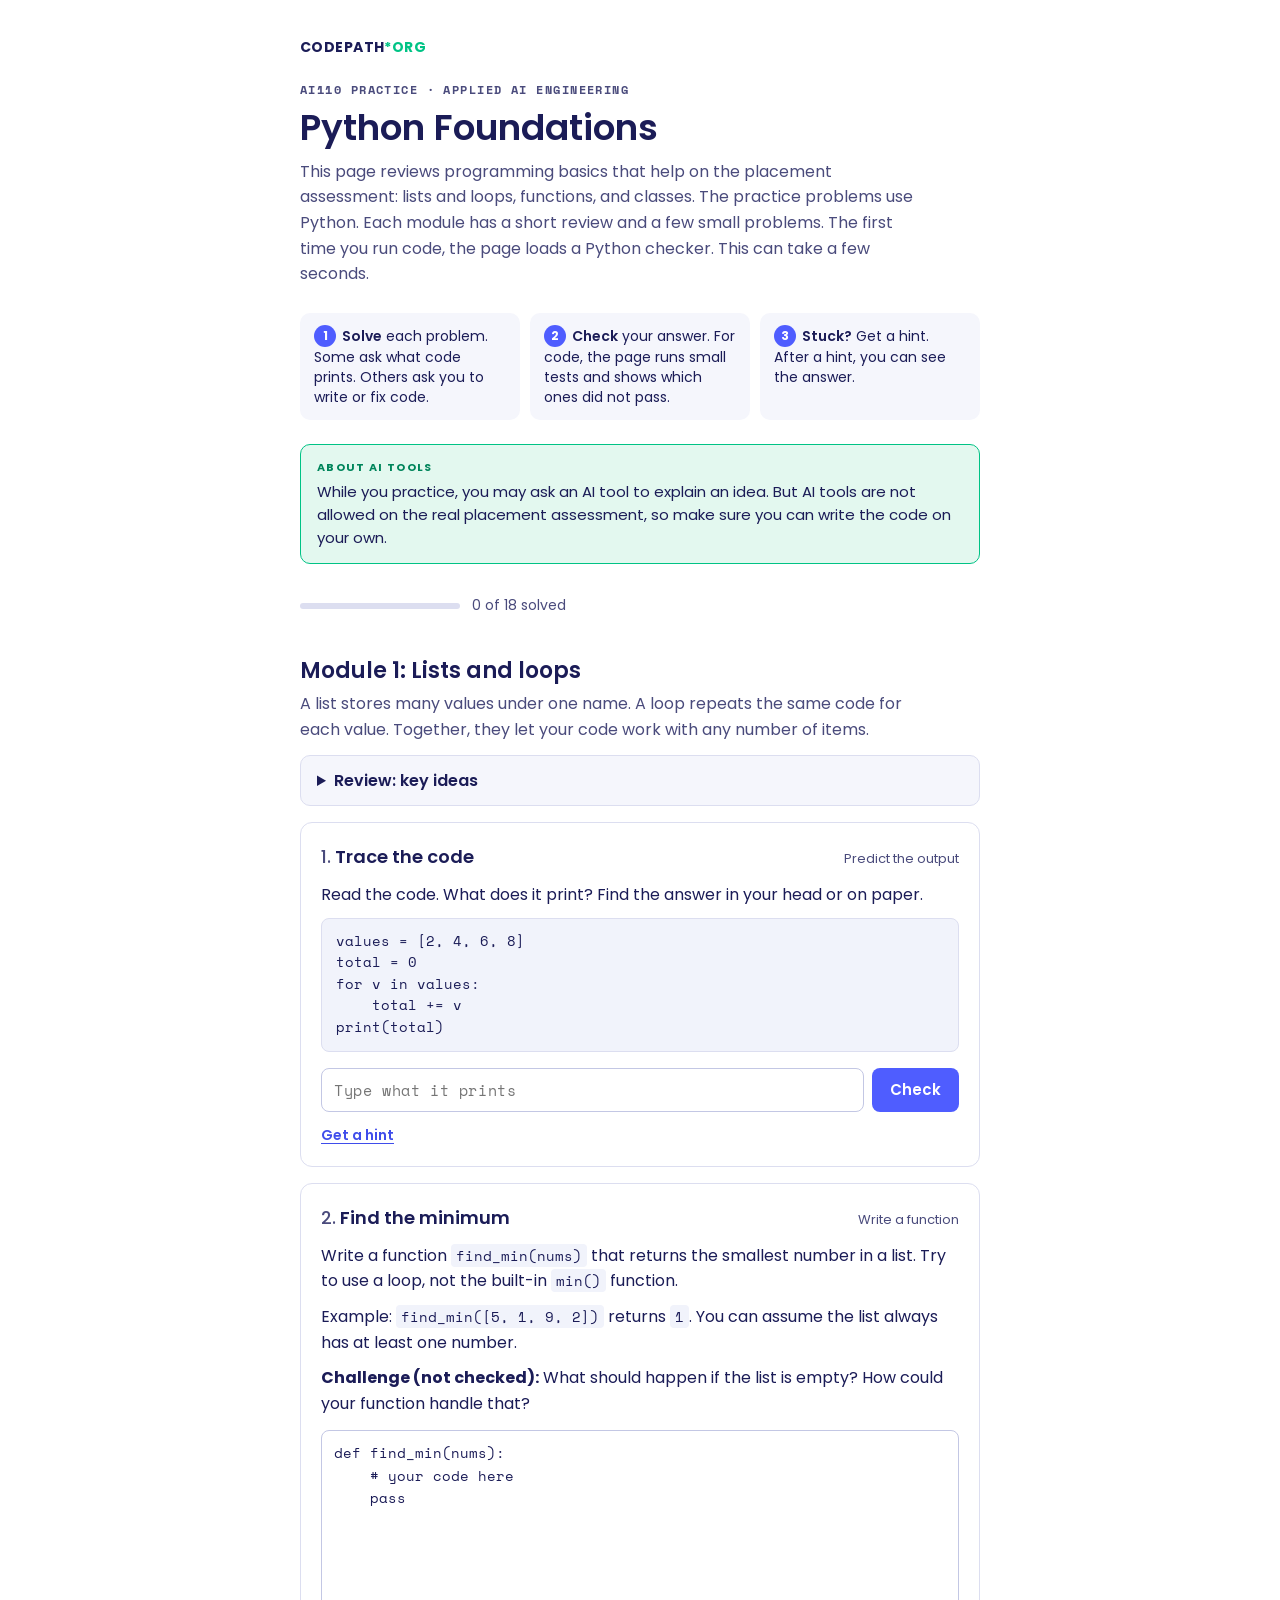
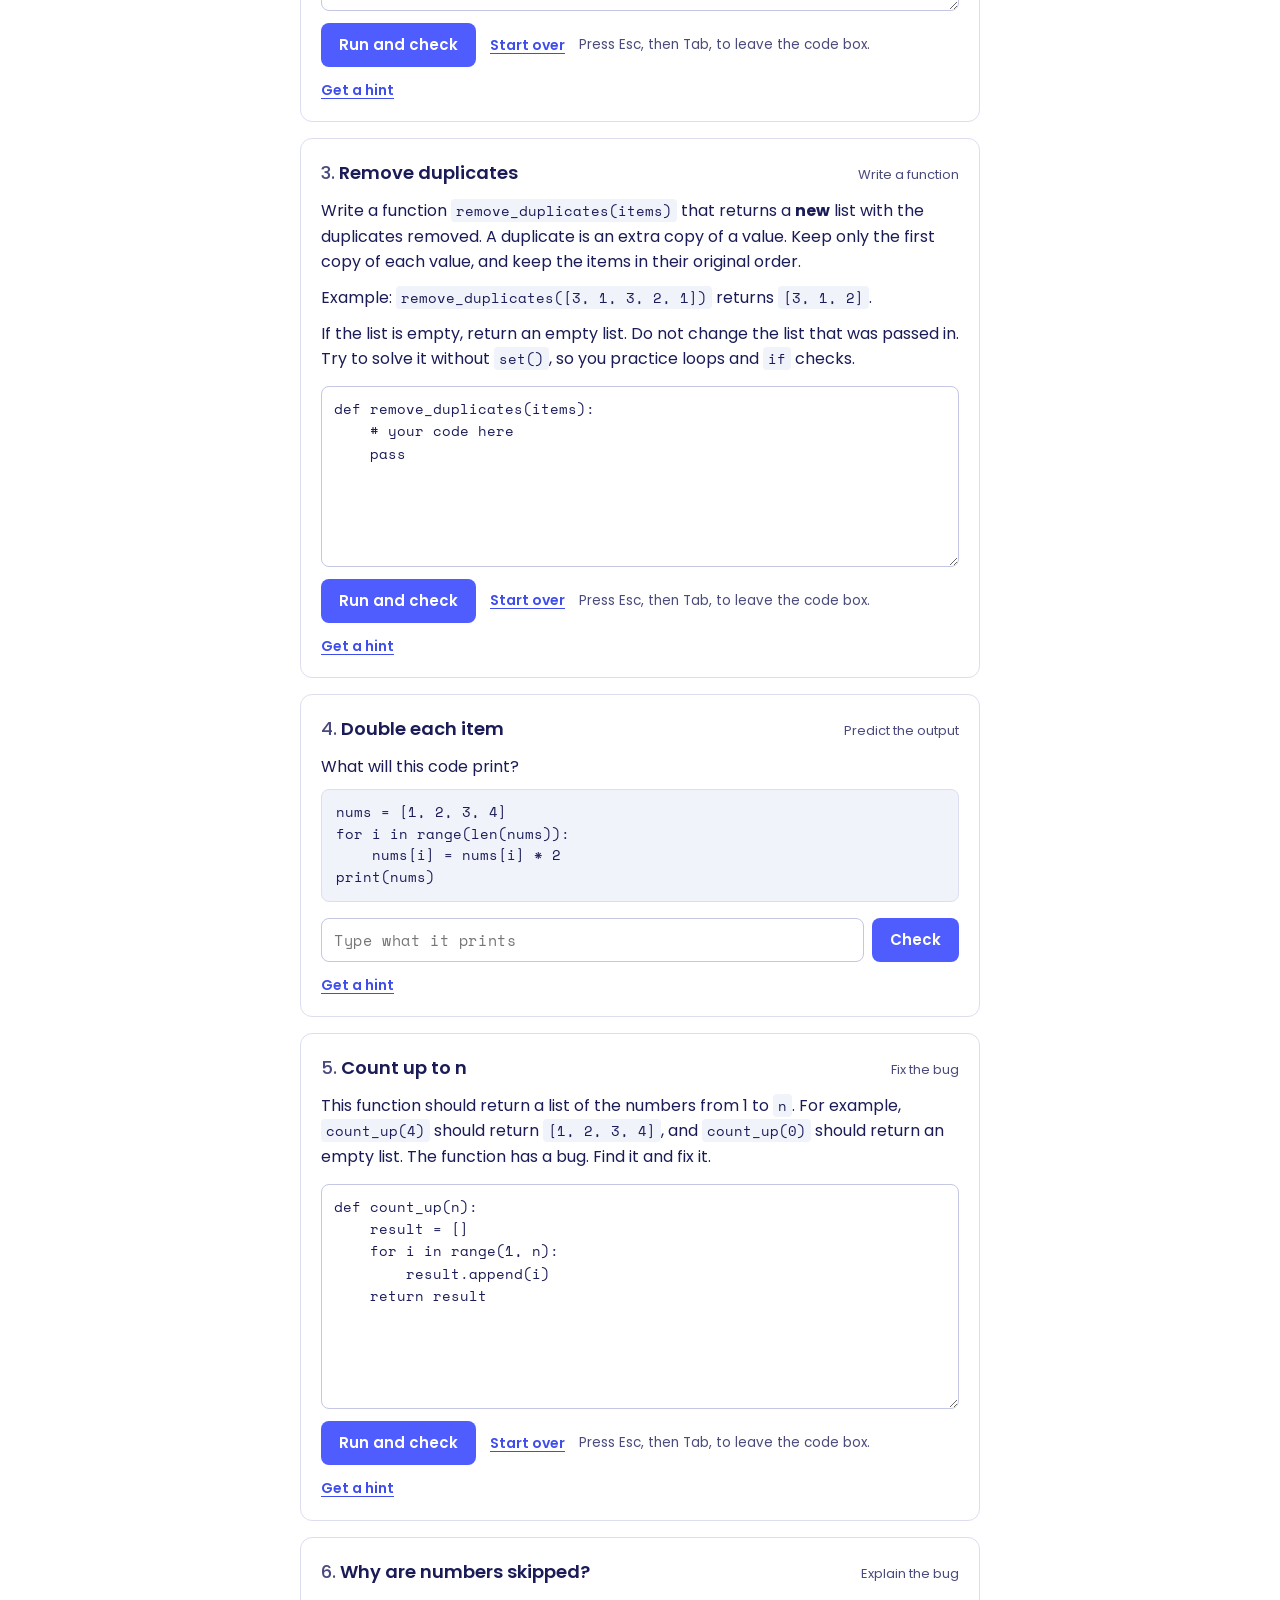
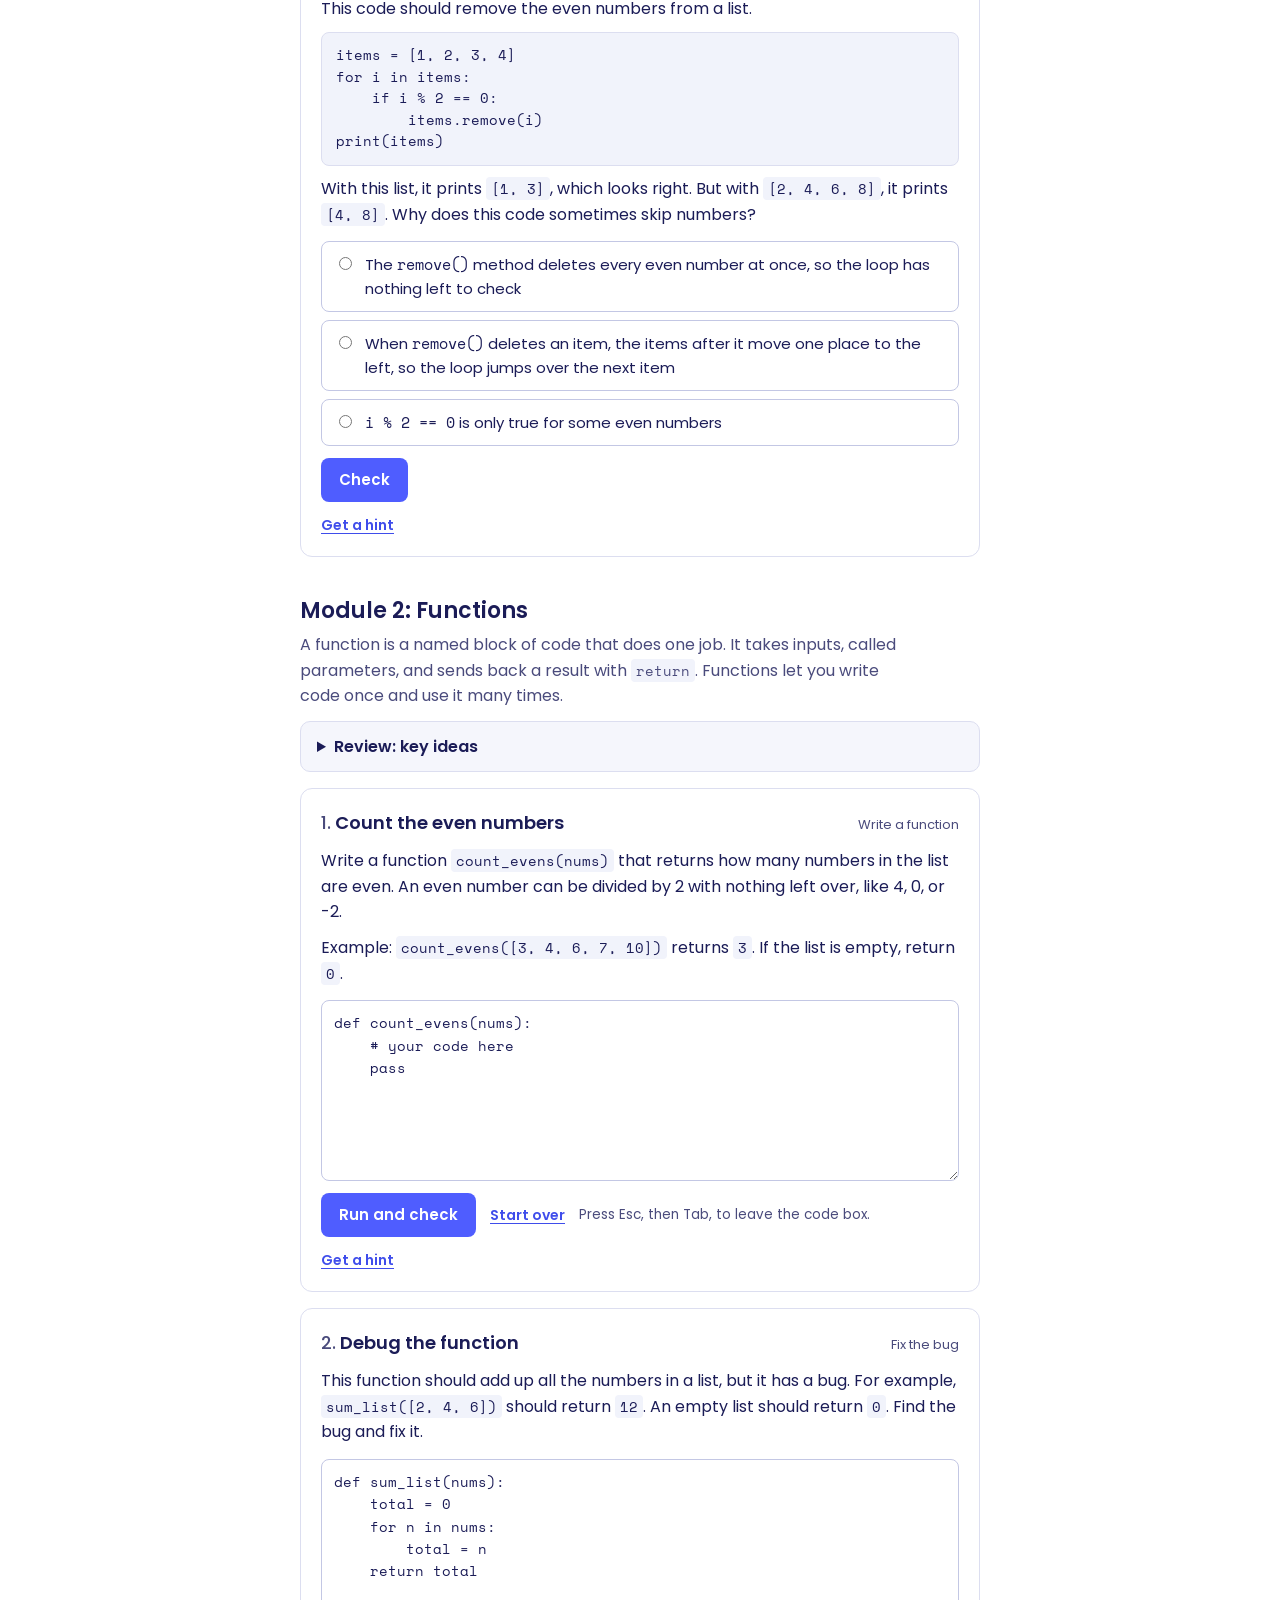
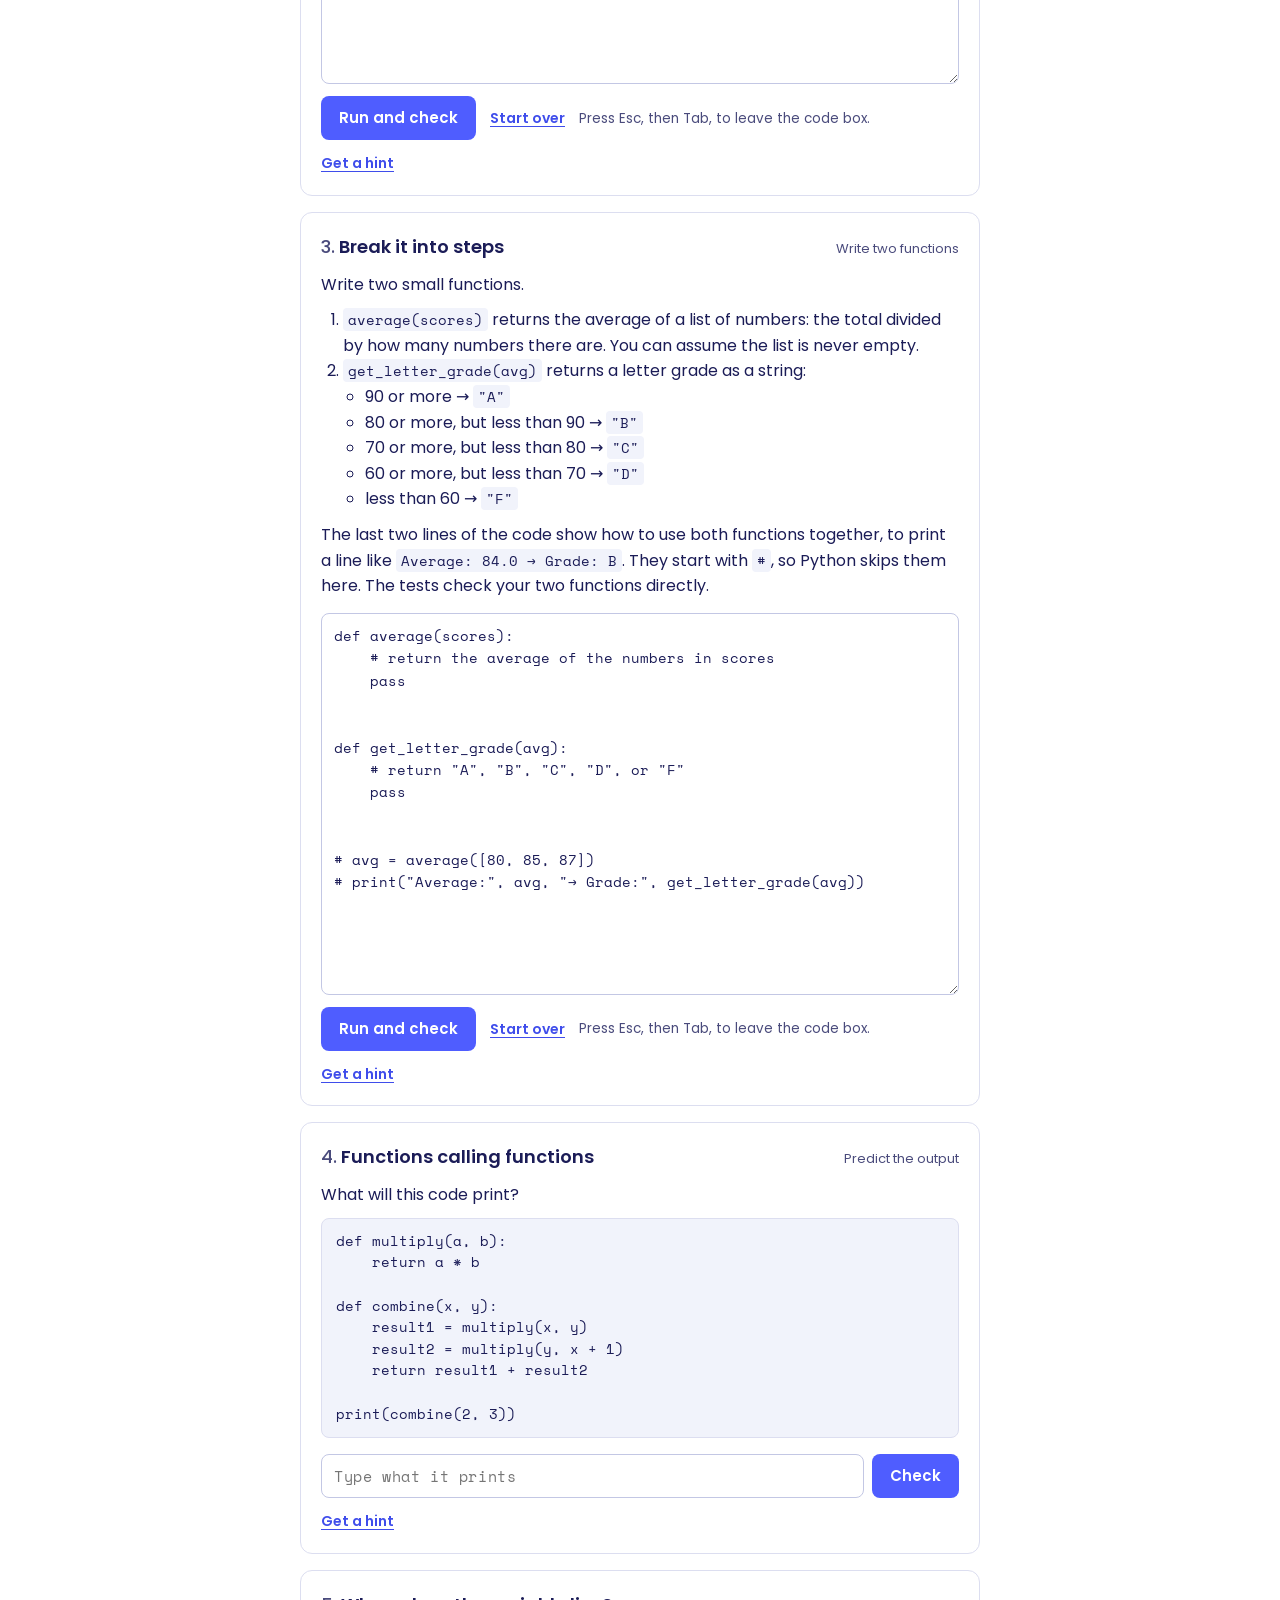
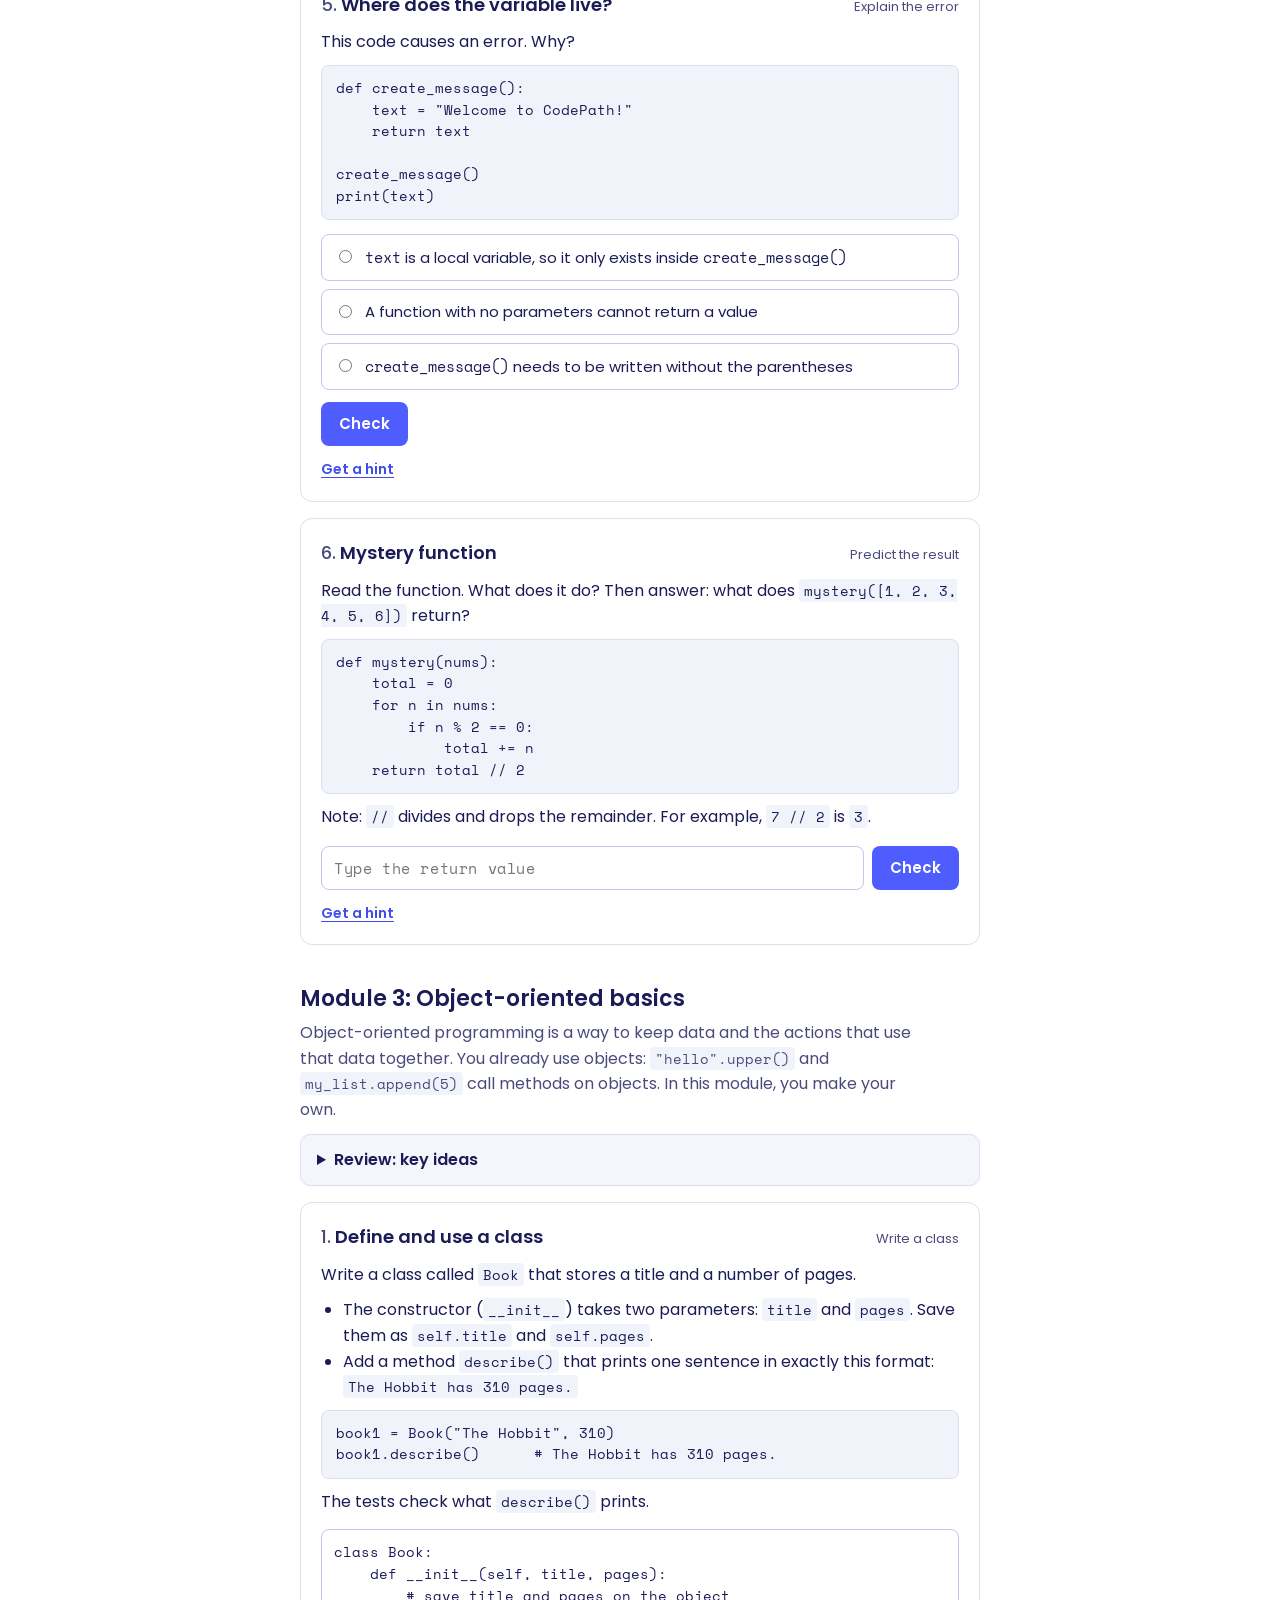
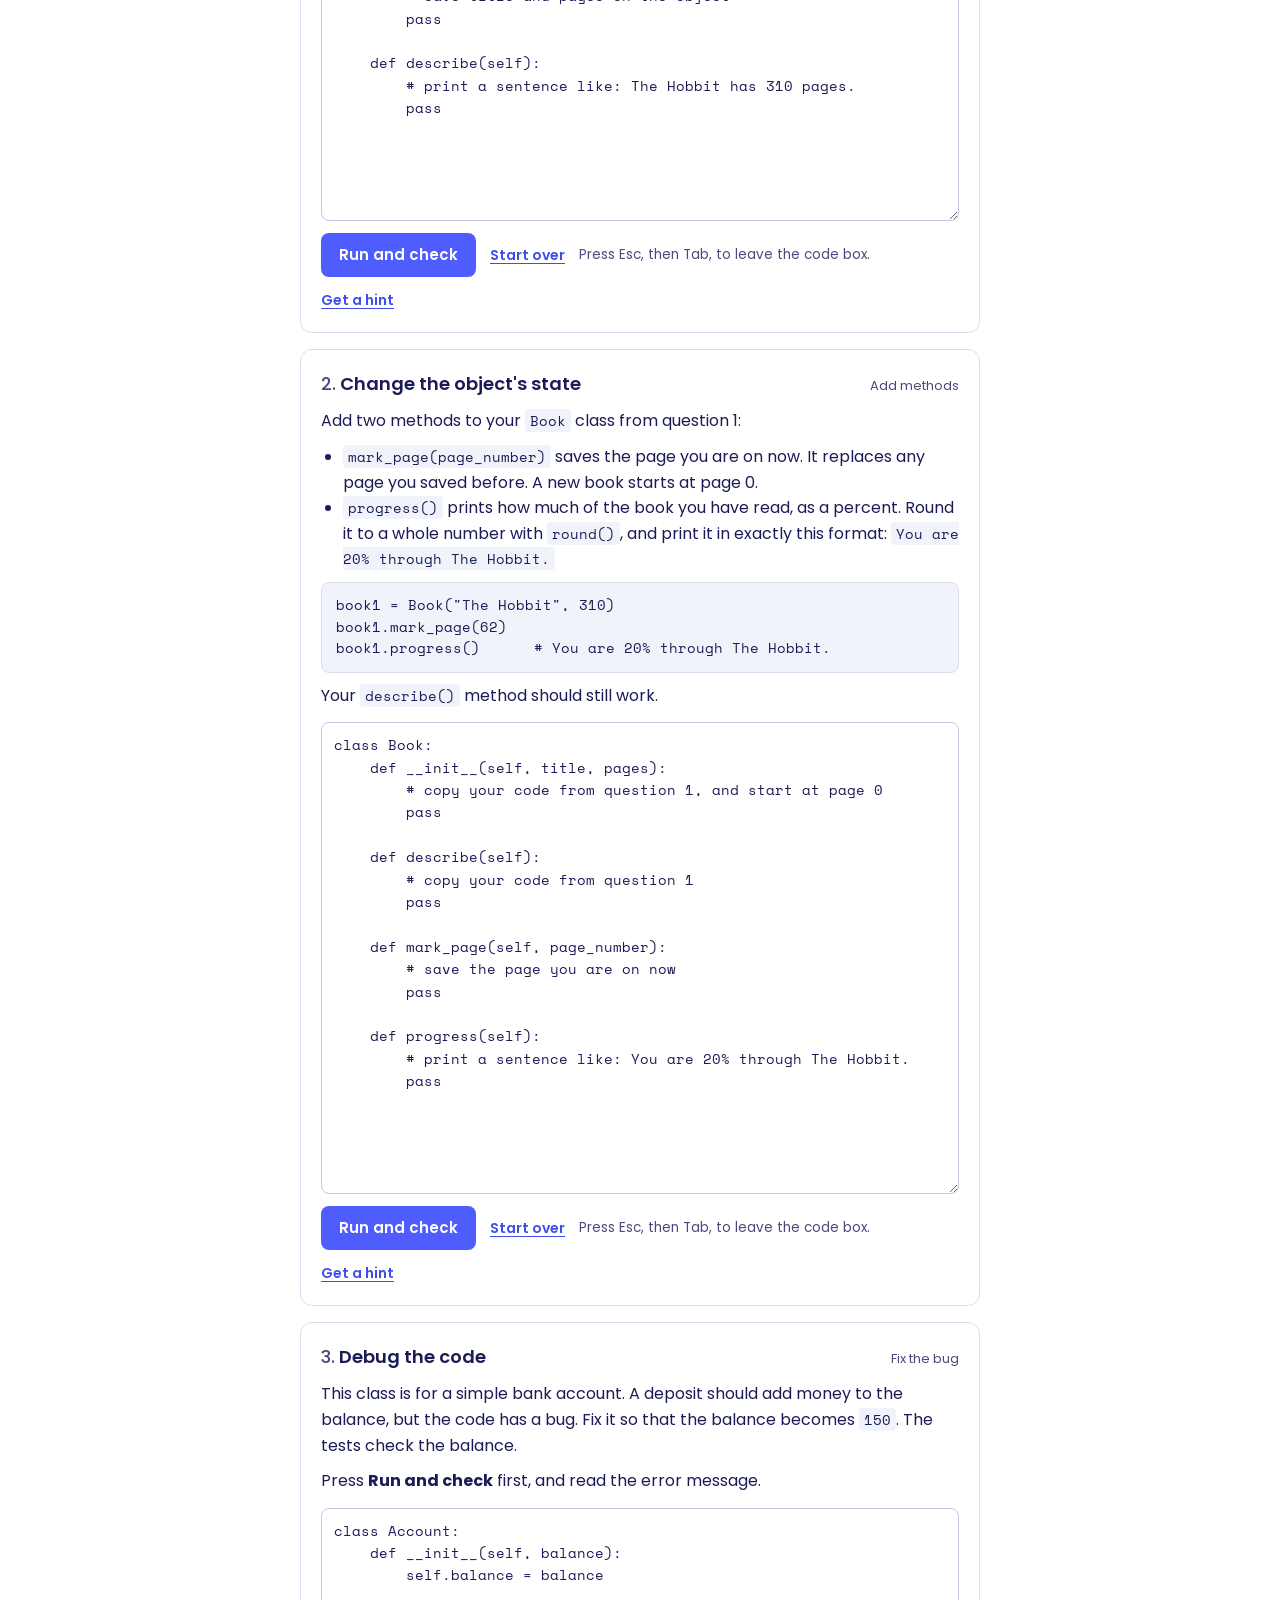
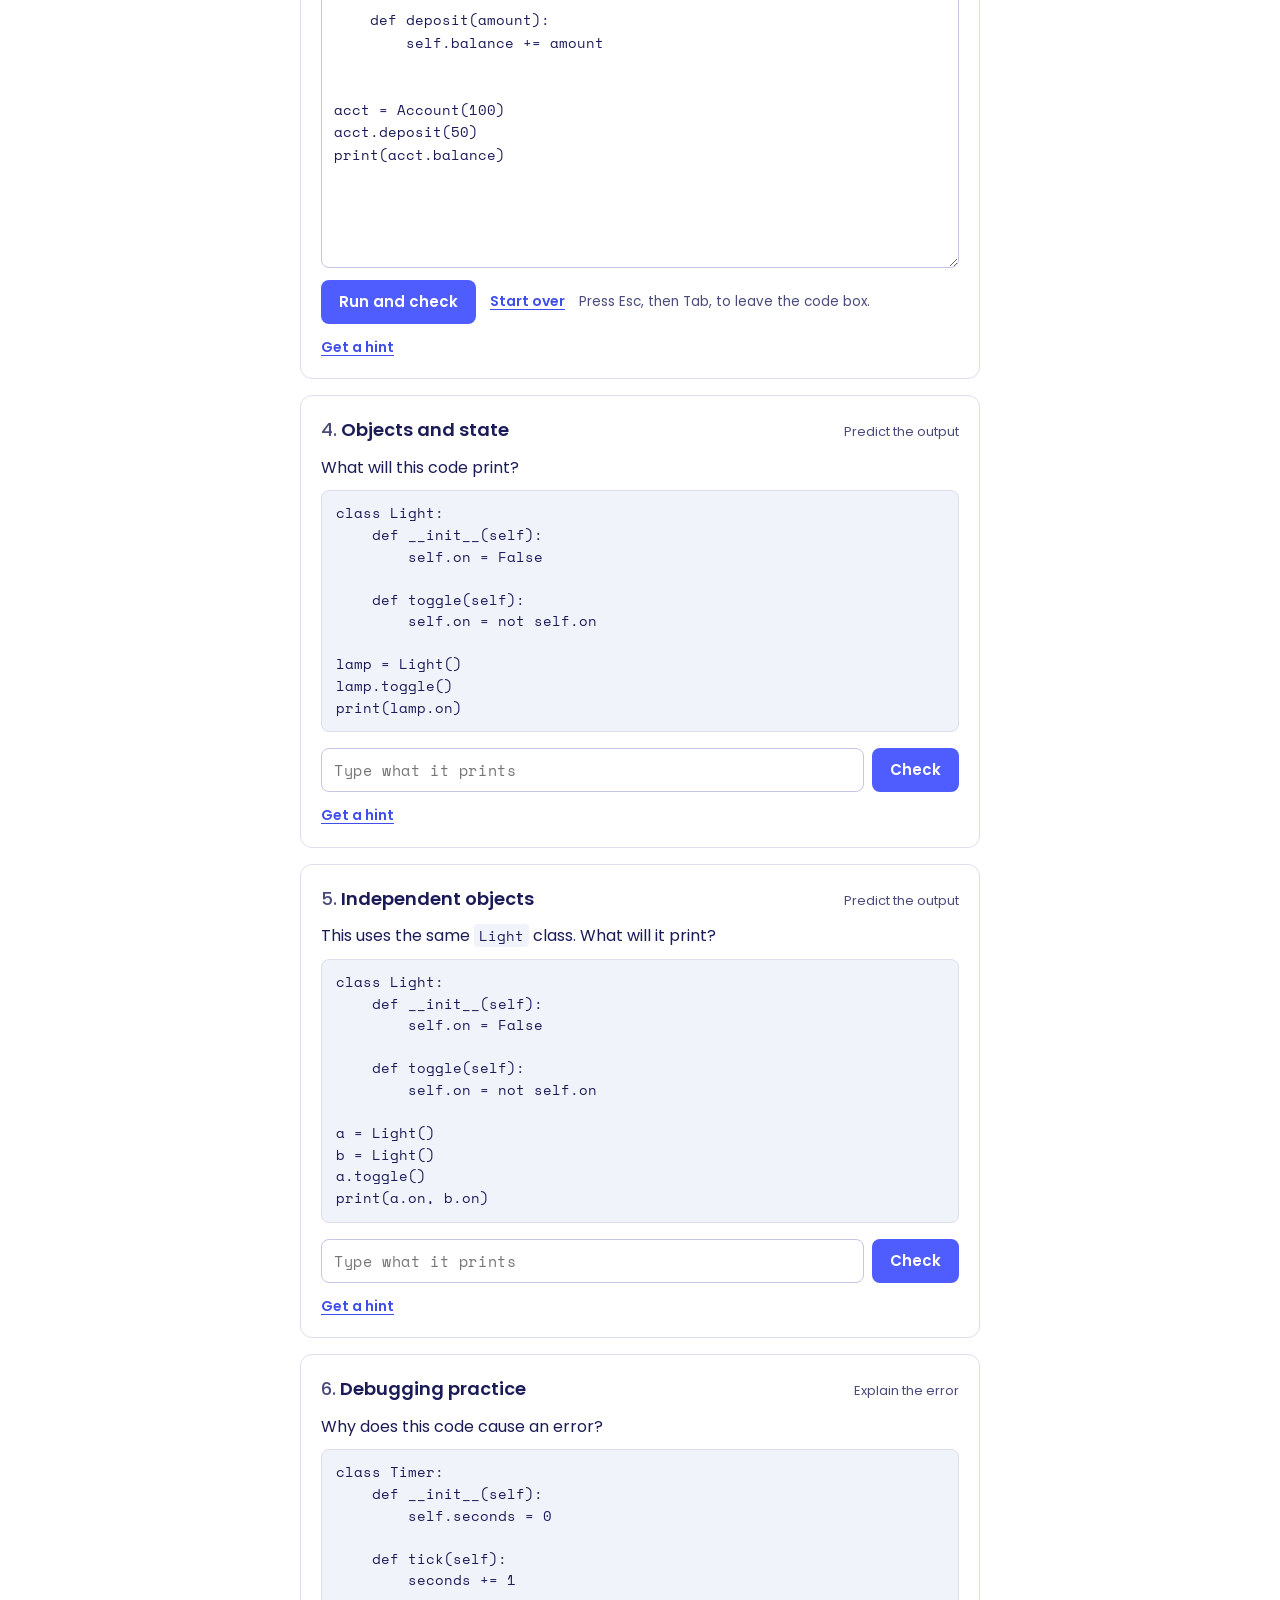
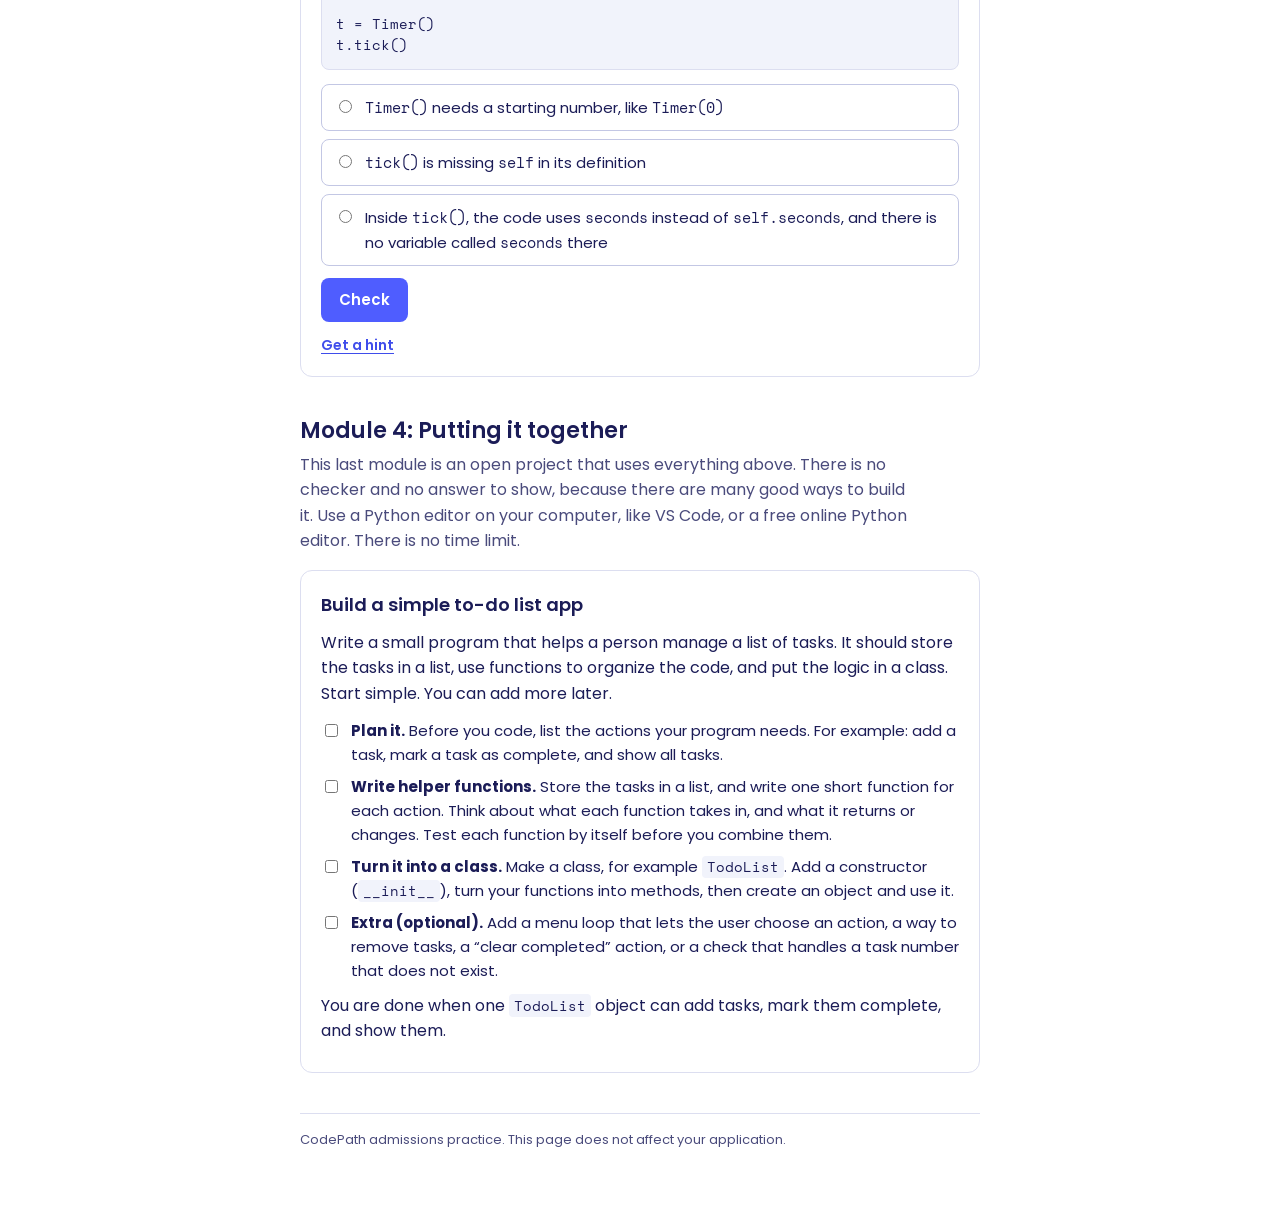
<file: ai110/index.html>
<!DOCTYPE html>
<html lang="en">
<head>
<meta charset="utf-8">
<meta name="viewport" content="width=device-width, initial-scale=1">
<title>AI110 Practice: Python Foundations | CodePath</title>
<meta name="description" content="Free practice for the CodePath Applied AI Engineering placement assessment: lists and loops, functions, and classes in Python, with instant checks and hints.">
<link rel="preconnect" href="https://fonts.googleapis.com">
<link rel="preconnect" href="https://fonts.gstatic.com" crossorigin>
<link rel="stylesheet" href="https://fonts.googleapis.com/css2?family=Poppins:wght@400;500;600;700&family=Space+Mono:wght@400;700&display=swap">
<link rel="stylesheet" href="../assets/practice.css">
</head>
<body>
<main class="page">
  <div class="wordmark">CODEPATH<span>*ORG</span></div>
  <div class="eyebrow">AI110 practice &middot; Applied AI Engineering</div>
  <h1>Python Foundations</h1>
  <p class="lede">This page reviews programming basics that help on the placement assessment: lists and loops, functions, and classes. The practice problems use Python. Each module has a short review and a few small problems. The first time you run code, the page loads a Python checker. This can take a few seconds.</p>

  <ol class="how">
    <li><strong>Solve</strong> each problem. Some ask what code prints. Others ask you to write or fix code.</li>
    <li><strong>Check</strong> your answer. For code, the page runs small tests and shows which ones did not pass.</li>
    <li><strong>Stuck?</strong> Get a hint. After a hint, you can see the answer.</li>
  </ol>

  <div class="note"><span class="k">About AI tools</span>While you practice, you may ask an AI tool to explain an idea. But AI tools are not allowed on the real placement assessment, so make sure you can write the code on your own.</div>

  <div data-progress></div>

  <section class="section">
    <h2>Module 1: Lists and loops</h2>
    <p>A list stores many values under one name. A loop repeats the same code for each value. Together, they let your code work with any number of items.</p>
    <details class="review">
      <summary>Review: key ideas</summary>
      <p><strong>Lists.</strong> A list stores values in order. Each value has a position, called an <em>index</em>. The first index is 0. The last index is <code>len(numbers) - 1</code>.</p>
<pre>numbers = [3, 7, 2, 9]
print(numbers[0])     # 3
numbers[1] = 10       # change the second value
numbers.append(5)     # add a value to the end
print(numbers)        # [3, 10, 2, 9, 5]</pre>
      <p><strong>Loops.</strong> A <code>for</code> loop runs the same code once for each item. It stops by itself after the last item.</p>
<pre>for n in numbers:
    print(n)               # each number, one per line

for i in range(len(numbers)):
    print(i, numbers[i])   # the index and the value

for i, n in enumerate(numbers):
    print(i, n)            # the same thing, a shorter way</pre>
      <p><strong>Common patterns.</strong> You can add up values, search for a value, or build a new list. The <code>%</code> sign gives the remainder after dividing, so <code>n % 2 == 0</code> means <code>n</code> is even.</p>
<pre>numbers = [3, 7, 2, 9]

total = 0                  # 1. add up
for n in numbers:
    total += n
print(total)               # 21

found = False              # 2. search
for n in numbers:
    if n == 9:
        found = True
print(found)               # True

evens = []                 # 3. build a new list
for n in numbers:
    if n % 2 == 0:
        evens.append(n)
print(evens)               # [2]</pre>
      <p><strong>Watch out for:</strong></p>
      <ul>
        <li><strong>Off-by-one errors.</strong> <code>range(len(numbers) + 1)</code> goes one step past the end of the list, so <code>numbers[i]</code> causes an <code>IndexError</code>.</li>
        <li><strong>Changing a list while you loop over it.</strong> Removing items inside the loop can make the loop skip items. Build a new list instead, like <code>evens</code> above.</li>
        <li><strong>Empty lists.</strong> <code>numbers[0]</code> fails if the list is empty. Think about what your code should do when there are no items.</li>
      </ul>
    </details>
    <div data-item="m1-trace"></div>
    <div data-item="m1-min"></div>
    <div data-item="m1-dedupe"></div>
    <div data-item="m1-double"></div>
    <div data-item="m1-range"></div>
    <div data-item="m1-skip"></div>
  </section>

  <section class="section">
    <h2>Module 2: Functions</h2>
    <p>A function is a named block of code that does one job. It takes inputs, called parameters, and sends back a result with <code>return</code>. Functions let you write code once and use it many times.</p>
    <details class="review">
      <summary>Review: key ideas</summary>
      <p><strong>Parameters and return values.</strong> The inputs of a function are called <em>parameters</em>. The <code>return</code> line sends a result back to the code that called the function. A function with no <code>return</code> gives back <code>None</code>.</p>
<pre>def add(a, b):
    return a + b

result = add(3, 4)    # a is 3, b is 4
print(result)         # 7</pre>
      <p><strong>Scope.</strong> A variable made inside a function is a <em>local</em> variable. It only exists while the function runs. If you need the value outside the function, return it.</p>
<pre>def square(x):
    squared = x * x   # local variable
    return squared

print(squared)        # NameError: squared only exists inside square()</pre>
      <p><strong>Break a problem into steps.</strong> When code gets long, split it into small functions. Each function does one clear step, and you can test each one by itself. This is called <em>decomposition</em>.</p>
<pre>def get_average(nums):
    return sum(nums) / len(nums)

def is_passing(avg):
    return avg &gt;= 60

avg = get_average([70, 85, 55])
print(is_passing(avg))   # True</pre>
      <p><strong>Watch out for:</strong></p>
      <ul>
        <li><strong>Printing instead of returning.</strong> <code>print()</code> only shows a value on the screen. <code>return</code> gives the value back, so other code can use it.</li>
        <li><strong>Using variables from outside the function.</strong> Pass the values in as parameters instead.</li>
        <li><strong>Using the same name inside and outside a function.</strong> They are two different variables, which can be confusing.</li>
        <li><strong>Changing a list that was passed in.</strong> If a function changes a list, the change stays after the function ends.</li>
      </ul>
    </details>
    <div data-item="m2-evens"></div>
    <div data-item="m2-sumlist"></div>
    <div data-item="m2-steps"></div>
    <div data-item="m2-combine"></div>
    <div data-item="m2-scope"></div>
    <div data-item="m2-mystery"></div>
  </section>

  <section class="section">
    <h2>Module 3: Object-oriented basics</h2>
    <p>Object-oriented programming is a way to keep data and the actions that use that data together. You already use objects: <code>"hello".upper()</code> and <code>my_list.append(5)</code> call methods on objects. In this module, you make your own.</p>
    <details class="review">
      <summary>Review: key ideas</summary>
      <p><strong>Classes.</strong> A class is a plan for making objects. It lists the data each object stores, called <em>attributes</em>, and the actions it can do, called <em>methods</em>. A method is a function that belongs to a class.</p>
<pre>class Dog:
    def __init__(self, name):
        self.name = name

    def bark(self):
        print(f"{self.name} says woof!")

my_dog = Dog("Luna")
my_dog.bark()         # Luna says woof!</pre>
      <ul>
        <li><code>__init__</code> is the <em>constructor</em>. It runs each time you make a new object.</li>
        <li><code>self</code> means &ldquo;this object.&rdquo; <code>self.name</code> is the name stored in this dog.</li>
        <li>An f-string, like <code>f"{self.name} says woof!"</code>, puts the values inside <code>{ }</code> into the text.</li>
      </ul>
      <p><strong>Each object has its own data.</strong> This data is called the object&rsquo;s <em>state</em>. Changing one object does not change another one.</p>
<pre>dog1 = Dog("Luna")
dog2 = Dog("Rex")
dog1.name = "Nova"
print(dog1.name)      # Nova
print(dog2.name)      # Rex</pre>
      <p><strong>Methods can change state.</strong> Each <code>Counter</code> below keeps its own <code>value</code>.</p>
<pre>class Counter:
    def __init__(self):
        self.value = 0

    def increment(self):
        self.value += 1

a = Counter()
b = Counter()
a.increment()
a.increment()
print(a.value)        # 2
print(b.value)        # 0</pre>
      <p><strong>Watch out for:</strong></p>
      <ul>
        <li><strong>Forgetting <code>self</code>.</strong> Every method needs <code>self</code> as its first parameter: <code>def increment(self):</code>, not <code>def increment():</code>. Inside a method, use <code>self.value</code> to reach the object&rsquo;s data.</li>
        <li><strong>Forgetting the parentheses.</strong> <code>my_dog.bark()</code> runs the method. <code>my_dog.bark</code> without <code>()</code> does not.</li>
      </ul>
    </details>
    <div data-item="m3-book"></div>
    <div data-item="m3-progress"></div>
    <div data-item="m3-account"></div>
    <div data-item="m3-light"></div>
    <div data-item="m3-two"></div>
    <div data-item="m3-timer"></div>
  </section>

  <section class="section">
    <h2>Module 4: Putting it together</h2>
    <p>This last module is an open project that uses everything above. There is no checker and no answer to show, because there are many good ways to build it. Use a Python editor on your computer, like VS Code, or a free online Python editor. There is no time limit.</p>
    <div data-item="m4-todo"></div>
  </section>

  <div class="done" data-done hidden>
    <h2>You finished all the practice problems.</h2>
    <p>Great work. You will use lists, loops, functions, and classes often in AI110. If you have time, try the to-do list project in Module 4.</p>
  </div>

  <p class="foot">CodePath admissions practice. This page does not affect your application.</p>
</main>

<script>
window.PRACTICE = {
  page: "ai110",
  items: {

    /* ---------- Module 1: Lists and loops ---------- */
    "m1-trace": {
      type: "text",
      num: 1,
      title: "Trace the code",
      meta: "Predict the output",
      body: '<p>Read the code. What does it print? Find the answer in your head or on paper.</p>' +
            '<pre>values = [2, 4, 6, 8]\ntotal = 0\nfor v in values:\n    total += v\nprint(total)</pre>',
      placeholder: "Type what it prints",
      accept: ["20"],
      misses: [
        { answer: "8", feedback: "8 is the last value in the list. The loop adds every value to <code>total</code>." },
        { answer: "0", feedback: "<code>total</code> starts at 0, but the loop adds to it before <code>print()</code> runs." },
        { answer: "2 6 12 20", feedback: "<code>print(total)</code> is not indented, so it runs only once, after the loop ends." },
        { answer: "2, 6, 12, 20", feedback: "<code>print(total)</code> is not indented, so it runs only once, after the loop ends." }
      ],
      hints: [
        "Write down the value of <code>total</code> after each step of the loop. It starts at 0.",
        "After the first step, <code>total</code> is 0 + 2 = 2. After the second step, it is 2 + 4 = 6.",
        "Keep going: add 6, then add 8. <code>print()</code> runs once, after the loop."
      ],
      why: "The loop adds each value to <code>total</code>: 2 + 4 + 6 + 8 = 20. Then <code>print(total)</code> runs once."
    },

    "m1-min": {
      type: "python",
      num: 2,
      title: "Find the minimum",
      meta: "Write a function",
      body: '<p>Write a function <code>find_min(nums)</code> that returns the smallest number in a list. Try to use a loop, not the built-in <code>min()</code> function.</p>' +
            '<p>Example: <code>find_min([5, 1, 9, 2])</code> returns <code>1</code>. You can assume the list always has at least one number.</p>' +
            '<p><strong>Challenge (not checked):</strong> What should happen if the list is empty? How could your function handle that?</p>',
      starter: 'def find_min(nums):\n    # your code here\n    pass\n',
      tests: [
        { expr: "find_min([5, 1, 9, 2])", expect: "1" },
        { expr: "find_min([2, 8, 6])", expect: "2" },
        { expr: "find_min([7])", expect: "7" },
        { expr: "find_min([4, -3, 0, -8])", expect: "-8" }
      ],
      hints: [
        "Start by saving the first number: <code>smallest = nums[0]</code>.",
        "Loop through the list. If a number is smaller than <code>smallest</code>, save it as the new <code>smallest</code>.",
        "After the loop ends, <code>return smallest</code>. Check that the <code>return</code> line is not inside the loop."
      ],
      solution: 'def find_min(nums):\n    smallest = nums[0]\n    for n in nums:\n        if n < smallest:\n            smallest = n\n    return smallest\n',
      why: "Start with the first number, then compare it with each number in the list. Each time you find a smaller one, keep it. If you start with 0 instead, the answer is wrong when every number is bigger than 0."
    },

    "m1-dedupe": {
      type: "python",
      num: 3,
      title: "Remove duplicates",
      meta: "Write a function",
      body: '<p>Write a function <code>remove_duplicates(items)</code> that returns a <strong>new</strong> list with the duplicates removed. A duplicate is an extra copy of a value. Keep only the first copy of each value, and keep the items in their original order.</p>' +
            '<p>Example: <code>remove_duplicates([3, 1, 3, 2, 1])</code> returns <code>[3, 1, 2]</code>.</p>' +
            '<p>If the list is empty, return an empty list. Do not change the list that was passed in. Try to solve it without <code>set()</code>, so you practice loops and <code>if</code> checks.</p>',
      starter: 'def remove_duplicates(items):\n    # your code here\n    pass\n',
      tests: [
        { expr: "remove_duplicates([3, 1, 3, 2, 1])", expect: "[3, 1, 2]" },
        { expr: "remove_duplicates([1, 2, 3])", expect: "[1, 2, 3]" },
        { expr: 'remove_duplicates(["a", "b", "a", "a"])', expect: '["a", "b"]' },
        { expr: "remove_duplicates([])", expect: "[]" },
        { label: "the list you pass in does not change", run: "nums = [5, 5, 6]\nremove_duplicates(nums)\nprint(nums)", stdout: "[5, 5, 6]" }
      ],
      hints: [
        "Start with a new, empty list: <code>result = []</code>.",
        "Loop through <code>items</code>. For each item, check if it is already in <code>result</code>: <code>if item not in result:</code>",
        "If the item is not in <code>result</code> yet, append it. After the loop, <code>return result</code>."
      ],
      solution: 'def remove_duplicates(items):\n    result = []\n    for item in items:\n        if item not in result:\n            result.append(item)\n    return result\n',
      why: "The new list gets each value only the first time you see it. You add values in the order you find them, so the order stays the same. <code>set()</code> also removes duplicates, but it does not keep the original order."
    },

    "m1-double": {
      type: "text",
      num: 4,
      title: "Double each item",
      meta: "Predict the output",
      body: '<p>What will this code print?</p>' +
            '<pre>nums = [1, 2, 3, 4]\nfor i in range(len(nums)):\n    nums[i] = nums[i] * 2\nprint(nums)</pre>',
      placeholder: "Type what it prints",
      accept: ["[2, 4, 6, 8]"],
      misses: [
        { answer: "[1, 2, 3, 4]", feedback: "The loop changes the list. <code>nums[i] = nums[i] * 2</code> saves the new value back into the list." },
        { answer: "2, 4, 6, 8", feedback: "Close. <code>print()</code> shows a list with square brackets around it." },
        { answer: "2 4 6 8", feedback: "Close. <code>print()</code> shows a list with square brackets and commas." }
      ],
      hints: [
        "<code>range(len(nums))</code> gives the indexes 0, 1, 2, and 3.",
        "Each step replaces <code>nums[i]</code> with double its value. The list itself changes.",
        "<code>print()</code> shows the whole list, with square brackets."
      ],
      why: "The loop visits each index and doubles the value stored there. The list becomes <code>[2, 4, 6, 8]</code>, and <code>print()</code> shows it with square brackets."
    },

    "m1-range": {
      type: "python",
      num: 5,
      title: "Count up to n",
      meta: "Fix the bug",
      body: '<p>This function should return a list of the numbers from 1 to <code>n</code>. For example, <code>count_up(4)</code> should return <code>[1, 2, 3, 4]</code>, and <code>count_up(0)</code> should return an empty list. The function has a bug. Find it and fix it.</p>',
      starter: 'def count_up(n):\n    result = []\n    for i in range(1, n):\n        result.append(i)\n    return result\n',
      tests: [
        { expr: "count_up(4)", expect: "[1, 2, 3, 4]" },
        { expr: "count_up(1)", expect: "[1]" },
        { expr: "count_up(0)", expect: "[]" }
      ],
      hints: [
        "Follow the loop by hand with <code>n</code> = 4. Which numbers does <code>range(1, 4)</code> give?",
        "<code>range(1, 4)</code> gives 1, 2, and 3. It stops just before the second number, so 4 is not in the list.",
        "Change the loop to <code>for i in range(1, n + 1):</code>"
      ],
      solution: 'def count_up(n):\n    result = []\n    for i in range(1, n + 1):\n        result.append(i)\n    return result\n',
      why: "<code>range(start, stop)</code> stops just before <code>stop</code>. So <code>range(1, n)</code> never reaches <code>n</code>, and the list is one number short. This kind of bug is called an <em>off-by-one error</em>. <code>range(1, n + 1)</code> gives every number from 1 to <code>n</code>."
    },

    "m1-skip": {
      type: "choice",
      num: 6,
      title: "Why are numbers skipped?",
      meta: "Explain the bug",
      body: '<p>This code should remove the even numbers from a list.</p>' +
            '<pre>items = [1, 2, 3, 4]\nfor i in items:\n    if i % 2 == 0:\n        items.remove(i)\nprint(items)</pre>' +
            '<p>With this list, it prints <code>[1, 3]</code>, which looks right. But with <code>[2, 4, 6, 8]</code>, it prints <code>[4, 8]</code>. Why does this code sometimes skip numbers?</p>',
      options: [
        { html: "The <code>remove()</code> method deletes every even number at once, so the loop has nothing left to check",
          feedback: "<code>remove()</code> deletes only one item: the first one that matches the value you give it." },
        { html: "When <code>remove()</code> deletes an item, the items after it move one place to the left, so the loop jumps over the next item", correct: true },
        { html: "<code>i % 2 == 0</code> is only true for some even numbers",
          feedback: "<code>i % 2 == 0</code> is true for every even number. The problem is which items the loop visits, not the check." }
      ],
      hints: [
        "Follow the loop by hand with <code>[2, 4, 6, 8]</code>. Write down the list after each step.",
        "After 2 is removed, the list is <code>[4, 6, 8]</code>. The loop now moves to position 1. Which number is at position 1?"
      ],
      why: "Removing an item while you loop over the same list changes the positions of the items that are left. The loop moves forward anyway, so it skips an item. A safer way is to build a new list with only the items you want to keep."
    },

    /* ---------- Module 2: Functions ---------- */
    "m2-evens": {
      type: "python",
      num: 1,
      title: "Count the even numbers",
      meta: "Write a function",
      body: '<p>Write a function <code>count_evens(nums)</code> that returns how many numbers in the list are even. An even number can be divided by 2 with nothing left over, like 4, 0, or -2.</p>' +
            '<p>Example: <code>count_evens([3, 4, 6, 7, 10])</code> returns <code>3</code>. If the list is empty, return <code>0</code>.</p>',
      starter: 'def count_evens(nums):\n    # your code here\n    pass\n',
      tests: [
        { expr: "count_evens([3, 4, 6, 7, 10])", expect: "3" },
        { expr: "count_evens([1, 3, 5])", expect: "0" },
        { expr: "count_evens([0, -2, 5])", expect: "2" },
        { expr: "count_evens([])", expect: "0" }
      ],
      hints: [
        "Start with a counter: <code>count = 0</code>.",
        "Loop through each number. Inside the loop, check <code>if n % 2 == 0:</code>. The <code>%</code> sign gives the remainder after dividing.",
        "When the check is true, add 1 to <code>count</code>. After the loop, <code>return count</code>."
      ],
      solution: 'def count_evens(nums):\n    count = 0\n    for n in nums:\n        if n % 2 == 0:\n            count += 1\n    return count\n',
      why: "The loop checks every number. <code>n % 2 == 0</code> is True for even numbers, so <code>count</code> goes up by 1 for each one. Remember to return the count, not print it."
    },

    "m2-sumlist": {
      type: "python",
      num: 2,
      title: "Debug the function",
      meta: "Fix the bug",
      body: '<p>This function should add up all the numbers in a list, but it has a bug. For example, <code>sum_list([2, 4, 6])</code> should return <code>12</code>. An empty list should return <code>0</code>. Find the bug and fix it.</p>',
      starter: 'def sum_list(nums):\n    total = 0\n    for n in nums:\n        total = n\n    return total\n',
      tests: [
        { expr: "sum_list([2, 4, 6])", expect: "12" },
        { expr: "sum_list([5])", expect: "5" },
        { expr: "sum_list([10, -3])", expect: "7" },
        { expr: "sum_list([])", expect: "0" }
      ],
      hints: [
        "Follow the loop by hand with <code>[2, 4, 6]</code>. What is <code>total</code> after each step?",
        "<code>total = n</code> replaces the total each time. You want to add <code>n</code> to the total.",
        "Change that line to <code>total += n</code> (this is the same as <code>total = total + n</code>)."
      ],
      solution: 'def sum_list(nums):\n    total = 0\n    for n in nums:\n        total += n\n    return total\n',
      why: "<code>total = n</code> replaced the total with the current number each time, so the function only returned the last number. <code>total += n</code> adds each number to the total."
    },

    "m2-steps": {
      type: "python",
      num: 3,
      title: "Break it into steps",
      meta: "Write two functions",
      body: '<p>Write two small functions.</p>' +
            '<ol><li><code>average(scores)</code> returns the average of a list of numbers: the total divided by how many numbers there are. You can assume the list is never empty.</li>' +
            '<li><code>get_letter_grade(avg)</code> returns a letter grade as a string:' +
            '<ul><li>90 or more &rarr; <code>"A"</code></li>' +
            '<li>80 or more, but less than 90 &rarr; <code>"B"</code></li>' +
            '<li>70 or more, but less than 80 &rarr; <code>"C"</code></li>' +
            '<li>60 or more, but less than 70 &rarr; <code>"D"</code></li>' +
            '<li>less than 60 &rarr; <code>"F"</code></li></ul></li></ol>' +
            '<p>The last two lines of the code show how to use both functions together, to print a line like <code>Average: 84.0 &rarr; Grade: B</code>. They start with <code>#</code>, so Python skips them here. The tests check your two functions directly.</p>',
      starter: 'def average(scores):\n    # return the average of the numbers in scores\n    pass\n\n\ndef get_letter_grade(avg):\n    # return "A", "B", "C", "D", or "F"\n    pass\n\n\n# avg = average([80, 85, 87])\n# print("Average:", avg, "→ Grade:", get_letter_grade(avg))\n',
      tests: [
        { expr: "average([80, 85, 87])", expect: "84.0" },
        { expr: "average([90, 75])", expect: "82.5" },
        { expr: "get_letter_grade(84.0)", expect: "'B'" },
        { label: "get_letter_grade() for 95, 75, 65, 55", expr: "[get_letter_grade(g) for g in [95, 75, 65, 55]]", expect: "['A', 'C', 'D', 'F']" },
        { label: "get_letter_grade() for 90, 80, 70, 60 (the edges)", expr: "[get_letter_grade(g) for g in [90, 80, 70, 60]]", expect: "['A', 'B', 'C', 'D']" }
      ],
      hints: [
        "For <code>average()</code>, use <code>sum(scores)</code> and <code>len(scores)</code>.",
        "For <code>get_letter_grade()</code>, use <code>if</code>, <code>elif</code>, and <code>else</code>. Check the highest grade first: <code>if avg &gt;= 90:</code> then <code>return \"A\"</code>.",
        "Next, <code>elif avg &gt;= 80:</code> returns <code>\"B\"</code>, and so on down to 60. Use <code>else:</code> for <code>\"F\"</code>."
      ],
      solution: 'def average(scores):\n    return sum(scores) / len(scores)\n\n\ndef get_letter_grade(avg):\n    if avg >= 90:\n        return "A"\n    elif avg >= 80:\n        return "B"\n    elif avg >= 70:\n        return "C"\n    elif avg >= 60:\n        return "D"\n    else:\n        return "F"\n\n\n# avg = average([80, 85, 87])\n# print("Average:", avg, "→ Grade:", get_letter_grade(avg))\n',
      why: "Each function does one small job. <code>average()</code> only does the math, and <code>get_letter_grade()</code> only picks the letter. Because the highest grade is checked first, each <code>elif</code> runs only when the grades above it did not match."
    },

    "m2-combine": {
      type: "text",
      num: 4,
      title: "Functions calling functions",
      meta: "Predict the output",
      body: '<p>What will this code print?</p>' +
            '<pre>def multiply(a, b):\n    return a * b\n\ndef combine(x, y):\n    result1 = multiply(x, y)\n    result2 = multiply(y, x + 1)\n    return result1 + result2\n\nprint(combine(2, 3))</pre>',
      placeholder: "Type what it prints",
      accept: ["15"],
      misses: [
        { answer: "12", feedback: "Look again at the second call. It is <code>multiply(y, x + 1)</code>, not <code>multiply(y, x)</code>." },
        { answer: "13", feedback: "Python calculates <code>x + 1</code> before it calls <code>multiply()</code>. So the second call is <code>multiply(3, 3)</code>." }
      ],
      hints: [
        "In <code>combine(2, 3)</code>, <code>x</code> is 2 and <code>y</code> is 3. Find each line one at a time. First find <code>result1 = multiply(2, 3)</code>.",
        "For <code>result2</code>, calculate <code>x + 1</code> first. With <code>x</code> = 2, the call is <code>multiply(3, 3)</code>.",
        "Add <code>result1</code> and <code>result2</code>."
      ],
      why: "<code>result1</code> is 2 &times; 3 = 6. <code>result2</code> is <code>multiply(3, 2 + 1)</code>, which is 3 &times; 3 = 9. The function returns 6 + 9 = 15."
    },

    "m2-scope": {
      type: "choice",
      num: 5,
      title: "Where does the variable live?",
      meta: "Explain the error",
      body: '<p>This code causes an error. Why?</p>' +
            '<pre>def create_message():\n    text = "Welcome to CodePath!"\n    return text\n\ncreate_message()\nprint(text)</pre>',
      options: [
        { html: "<code>text</code> is a local variable, so it only exists inside <code>create_message()</code>", correct: true },
        { html: "A function with no parameters cannot return a value",
          feedback: "A function does not need parameters to return a value. <code>create_message()</code> runs and returns the text with no problem." },
        { html: "<code>create_message()</code> needs to be written without the parentheses",
          feedback: "The parentheses are what make the function run. Without them, the function is not called at all." }
      ],
      hints: [
        "Where is the variable <code>text</code> created: inside the function, or outside it?",
        "Variables made inside a function only exist while the function runs. This is called local scope."
      ],
      why: "Python stops with a <code>NameError</code> because <code>text</code> was made inside the function, and it disappears when the function ends. To fix it, save the value that the function returns:<pre>message = create_message()\nprint(message)</pre>"
    },

    "m2-mystery": {
      type: "text",
      num: 6,
      title: "Mystery function",
      meta: "Predict the result",
      body: '<p>Read the function. What does it do? Then answer: what does <code>mystery([1, 2, 3, 4, 5, 6])</code> return?</p>' +
            '<pre>def mystery(nums):\n    total = 0\n    for n in nums:\n        if n % 2 == 0:\n            total += n\n    return total // 2</pre>' +
            '<p>Note: <code>//</code> divides and drops the remainder. For example, <code>7 // 2</code> is <code>3</code>.</p>',
      placeholder: "Type the return value",
      accept: ["6"],
      misses: [
        { answer: "12", feedback: "12 is the total of the even numbers. Look at the last line: the function divides it by 2 before it returns." },
        { answer: "10", feedback: "Look at the <code>if</code> line. Only even numbers are added to <code>total</code>, not every number." },
        { answer: "1", feedback: "The function adds up the even numbers. It does not count them." },
        { answer: "6.0", feedback: "Close. <code>//</code> gives a whole number when both numbers are whole numbers, so the result is 6, not 6.0." }
      ],
      hints: [
        "Look at the <code>if</code> line. Which numbers get added to <code>total</code>?",
        "Only the even numbers are added: 2 + 4 + 6 = 12.",
        "The last line returns <code>total // 2</code>. What is 12 // 2?"
      ],
      why: "<code>mystery()</code> adds up the even numbers in the list, then divides that total by 2. Here the even numbers are 2, 4, and 6. Their total is 12, and 12 // 2 is 6."
    },

    /* ---------- Module 3: Object-oriented basics ---------- */
    "m3-book": {
      type: "python",
      num: 1,
      title: "Define and use a class",
      meta: "Write a class",
      body: '<p>Write a class called <code>Book</code> that stores a title and a number of pages.</p>' +
            '<ul><li>The constructor (<code>__init__</code>) takes two parameters: <code>title</code> and <code>pages</code>. Save them as <code>self.title</code> and <code>self.pages</code>.</li>' +
            '<li>Add a method <code>describe()</code> that prints one sentence in exactly this format: <code>The Hobbit has 310 pages.</code></li></ul>' +
            '<pre>book1 = Book("The Hobbit", 310)\nbook1.describe()      # The Hobbit has 310 pages.</pre>' +
            '<p>The tests check what <code>describe()</code> prints.</p>',
      starter: 'class Book:\n    def __init__(self, title, pages):\n        # save title and pages on the object\n        pass\n\n    def describe(self):\n        # print a sentence like: The Hobbit has 310 pages.\n        pass\n',
      tests: [
        { label: 'Book("The Hobbit", 310).describe()', run: 'Book("The Hobbit", 310).describe()', stdout: "The Hobbit has 310 pages." },
        { label: 'Book("Dune", 412).describe()', run: 'Book("Dune", 412).describe()', stdout: "Dune has 412 pages." },
        { label: 'Book("Dune", 412).title', expr: 'getattr(Book("Dune", 412), "title", None)', expect: "'Dune'" },
        { label: 'Book("Dune", 412).pages', expr: 'getattr(Book("Dune", 412), "pages", None)', expect: "412" }
      ],
      hints: [
        "In <code>__init__</code>, save each parameter on the object, for example <code>self.title = title</code>.",
        "Inside <code>describe()</code>, use <code>self.title</code> and <code>self.pages</code> to build the sentence.",
        "An f-string makes this easy: <code>print(f\"{self.title} has {self.pages} pages.\")</code>"
      ],
      solution: 'class Book:\n    def __init__(self, title, pages):\n        self.title = title\n        self.pages = pages\n\n    def describe(self):\n        print(f"{self.title} has {self.pages} pages.")\n',
      why: "<code>__init__</code> saves the title and pages on each new <code>Book</code> object. <code>describe()</code> reads those values through <code>self</code> and prints the sentence, so each book prints its own title and pages."
    },

    "m3-progress": {
      type: "python",
      num: 2,
      title: "Change the object's state",
      meta: "Add methods",
      body: '<p>Add two methods to your <code>Book</code> class from question 1:</p>' +
            '<ul><li><code>mark_page(page_number)</code> saves the page you are on now. It replaces any page you saved before. A new book starts at page 0.</li>' +
            '<li><code>progress()</code> prints how much of the book you have read, as a percent. Round it to a whole number with <code>round()</code>, and print it in exactly this format: <code>You are 20% through The Hobbit.</code></li></ul>' +
            '<pre>book1 = Book("The Hobbit", 310)\nbook1.mark_page(62)\nbook1.progress()      # You are 20% through The Hobbit.</pre>' +
            '<p>Your <code>describe()</code> method should still work.</p>',
      starter: 'class Book:\n    def __init__(self, title, pages):\n        # copy your code from question 1, and start at page 0\n        pass\n\n    def describe(self):\n        # copy your code from question 1\n        pass\n\n    def mark_page(self, page_number):\n        # save the page you are on now\n        pass\n\n    def progress(self):\n        # print a sentence like: You are 20% through The Hobbit.\n        pass\n',
      tests: [
        { label: 'Book("The Hobbit", 310), mark_page(62), progress()', run: 'b = Book("The Hobbit", 310)\nb.mark_page(62)\nb.progress()', stdout: "You are 20% through The Hobbit." },
        { label: 'Book("Dune", 412), progress() with no page marked', run: 'b = Book("Dune", 412)\nb.progress()', stdout: "You are 0% through Dune." },
        { label: 'Book("Matilda", 240), mark_page(80), progress()', run: 'b = Book("Matilda", 240)\nb.mark_page(80)\nb.progress()', stdout: "You are 33% through Matilda." },
        { label: 'Book("Dune", 412), mark_page(100), mark_page(206), progress()', run: 'b = Book("Dune", 412)\nb.mark_page(100)\nb.mark_page(206)\nb.progress()', stdout: "You are 50% through Dune." },
        { label: 'Book("The Hobbit", 310).describe() still works', run: 'Book("The Hobbit", 310).describe()', stdout: "The Hobbit has 310 pages." }
      ],
      hints: [
        "In <code>__init__</code>, add one more attribute for the current page, for example <code>self.current_page = 0</code>.",
        "<code>mark_page()</code> only needs one line: <code>self.current_page = page_number</code>.",
        "In <code>progress()</code>, the percent is <code>self.current_page / self.pages * 100</code>. Use <code>round()</code> to make it a whole number, then print it with an f-string."
      ],
      solution: 'class Book:\n    def __init__(self, title, pages):\n        self.title = title\n        self.pages = pages\n        self.current_page = 0\n\n    def describe(self):\n        print(f"{self.title} has {self.pages} pages.")\n\n    def mark_page(self, page_number):\n        self.current_page = page_number\n\n    def progress(self):\n        percent = round(self.current_page / self.pages * 100)\n        print(f"You are {percent}% through {self.title}.")\n',
      why: "The object remembers the current page between method calls. That saved data is the object&rsquo;s state. <code>mark_page()</code> changes the state, and <code>progress()</code> reads it."
    },

    "m3-account": {
      type: "python",
      num: 3,
      title: "Debug the code",
      meta: "Fix the bug",
      body: '<p>This class is for a simple bank account. A deposit should add money to the balance, but the code has a bug. Fix it so that the balance becomes <code>150</code>. The tests check the balance.</p>' +
            '<p>Press <strong>Run and check</strong> first, and read the error message.</p>',
      starter: 'class Account:\n    def __init__(self, balance):\n        self.balance = balance\n\n    def deposit(amount):\n        self.balance += amount\n\n\nacct = Account(100)\nacct.deposit(50)\nprint(acct.balance)\n',
      tests: [
        { label: "Account(100), deposit(50), then print the balance", run: "acct = Account(100)\nacct.deposit(50)\nprint(acct.balance)", stdout: "150" },
        { label: "Account(20), deposit(5), deposit(10), then print the balance", run: "a = Account(20)\na.deposit(5)\na.deposit(10)\nprint(a.balance)", stdout: "35" },
        { label: "two accounts: deposit 50 into the first one only", run: "a = Account(100)\nb = Account(100)\na.deposit(50)\nprint(a.balance, b.balance)", stdout: "150 100" }
      ],
      hints: [
        "Read the error message. An <em>argument</em> is a value that you pass in to a method. How many arguments does the message say <code>deposit()</code> takes?",
        "Python always passes the object itself to a method as its first argument. Compare <code>def deposit(amount):</code> with <code>def __init__(self, balance):</code>.",
        "Change the method line to <code>def deposit(self, amount):</code>."
      ],
      solution: 'class Account:\n    def __init__(self, balance):\n        self.balance = balance\n\n    def deposit(self, amount):\n        self.balance += amount\n\n\nacct = Account(100)\nacct.deposit(50)\nprint(acct.balance)\n',
      why: "Every method needs <code>self</code> as its first parameter. Without it, <code>deposit(amount)</code> can take only one value. But Python passes two: the object and 50. So <code>acct.deposit(50)</code> fails with a <code>TypeError</code>. With <code>def deposit(self, amount):</code>, the line <code>self.balance += amount</code> changes this account&rsquo;s balance."
    },

    "m3-light": {
      type: "text",
      num: 4,
      title: "Objects and state",
      meta: "Predict the output",
      body: '<p>What will this code print?</p>' +
            '<pre>class Light:\n    def __init__(self):\n        self.on = False\n\n    def toggle(self):\n        self.on = not self.on\n\nlamp = Light()\nlamp.toggle()\nprint(lamp.on)</pre>',
      placeholder: "Type what it prints",
      accept: ["True"],
      misses: [
        { answer: "False", feedback: "A new <code>Light</code> starts as False, but <code>toggle()</code> runs once before <code>print()</code>." }
      ],
      hints: [
        "When a new <code>Light</code> is made, what is <code>self.on</code>?",
        "<code>not</code> flips a True or False value: <code>not False</code> is <code>True</code>."
      ],
      why: "A new <code>Light</code> starts with <code>on</code> set to False. <code>toggle()</code> sets <code>on</code> to <code>not False</code>, which is True."
    },

    "m3-two": {
      type: "text",
      num: 5,
      title: "Independent objects",
      meta: "Predict the output",
      body: '<p>This uses the same <code>Light</code> class. What will it print?</p>' +
            '<pre>class Light:\n    def __init__(self):\n        self.on = False\n\n    def toggle(self):\n        self.on = not self.on\n\na = Light()\nb = Light()\na.toggle()\nprint(a.on, b.on)</pre>',
      placeholder: "Type what it prints",
      accept: ["True False"],
      misses: [
        { answer: "True, False", feedback: "Close. <code>print()</code> puts a space between the values, not a comma." },
        { answer: "True True", feedback: "<code>b</code> is a different object. <code>a.toggle()</code> does not change <code>b</code>." },
        { answer: "False False", feedback: "<code>a.toggle()</code> runs before <code>print()</code>, so <code>a.on</code> changes." },
        { answer: "False True", feedback: "<code>print()</code> shows <code>a.on</code> first, then <code>b.on</code>." },
        { answer: "True", feedback: "<code>print()</code> gets two values here, <code>a.on</code> and <code>b.on</code>. It shows both on one line." }
      ],
      hints: [
        "<code>a</code> and <code>b</code> are two separate objects. Each one has its own <code>on</code> value.",
        "Only <code>a.toggle()</code> runs. What happens to <code>b</code>?",
        "<code>print()</code> with two values shows them on one line, with a space between them."
      ],
      why: "<code>a</code> and <code>b</code> each have their own <code>on</code> value. <code>a.toggle()</code> changes only <code>a</code>, so <code>a.on</code> is True and <code>b.on</code> is still False."
    },

    "m3-timer": {
      type: "choice",
      num: 6,
      title: "Debugging practice",
      meta: "Explain the error",
      body: '<p>Why does this code cause an error?</p>' +
            '<pre>class Timer:\n    def __init__(self):\n        self.seconds = 0\n\n    def tick(self):\n        seconds += 1\n\nt = Timer()\nt.tick()</pre>',
      options: [
        { html: "<code>Timer()</code> needs a starting number, like <code>Timer(0)</code>",
          feedback: "<code>__init__</code> only takes <code>self</code>, and it sets <code>seconds</code> to 0 by itself. <code>Timer()</code> is correct." },
        { html: "<code>tick()</code> is missing <code>self</code> in its definition",
          feedback: "Look again: <code>def tick(self):</code> does have <code>self</code>. The problem is on the next line." },
        { html: "Inside <code>tick()</code>, the code uses <code>seconds</code> instead of <code>self.seconds</code>, and there is no variable called <code>seconds</code> there", correct: true }
      ],
      hints: [
        "Compare the line inside <code>__init__</code> with the line inside <code>tick()</code>. What is different?",
        "To read or change an object&rsquo;s data inside a method, you need <code>self.</code> in front of the name."
      ],
      why: "<code>self.seconds</code> belongs to the object. <code>seconds</code> without <code>self.</code> is a new local variable inside <code>tick()</code>, and it has no value yet, so Python stops with an error (<code>UnboundLocalError</code>). The fix is <code>self.seconds += 1</code>."
    },

    /* ---------- Module 4: Putting it together (not checked) ---------- */
    "m4-todo": {
      type: "checklist",
      title: "Build a simple to-do list app",
      body: '<p>Write a small program that helps a person manage a list of tasks. It should store the tasks in a list, use functions to organize the code, and put the logic in a class. Start simple. You can add more later.</p>',
      steps: [
        "<strong>Plan it.</strong> Before you code, list the actions your program needs. For example: add a task, mark a task as complete, and show all tasks.",
        "<strong>Write helper functions.</strong> Store the tasks in a list, and write one short function for each action. Think about what each function takes in, and what it returns or changes. Test each function by itself before you combine them.",
        "<strong>Turn it into a class.</strong> Make a class, for example <code>TodoList</code>. Add a constructor (<code>__init__</code>), turn your functions into methods, then create an object and use it.",
        "<strong>Extra (optional).</strong> Add a menu loop that lets the user choose an action, a way to remove tasks, a &ldquo;clear completed&rdquo; action, or a check that handles a task number that does not exist."
      ],
      after: '<p>You are done when one <code>TodoList</code> object can add tasks, mark them complete, and show them.</p>'
    }
  }
};
</script>
<script src="../assets/practice.js"></script>
</body>
</html>
</file>
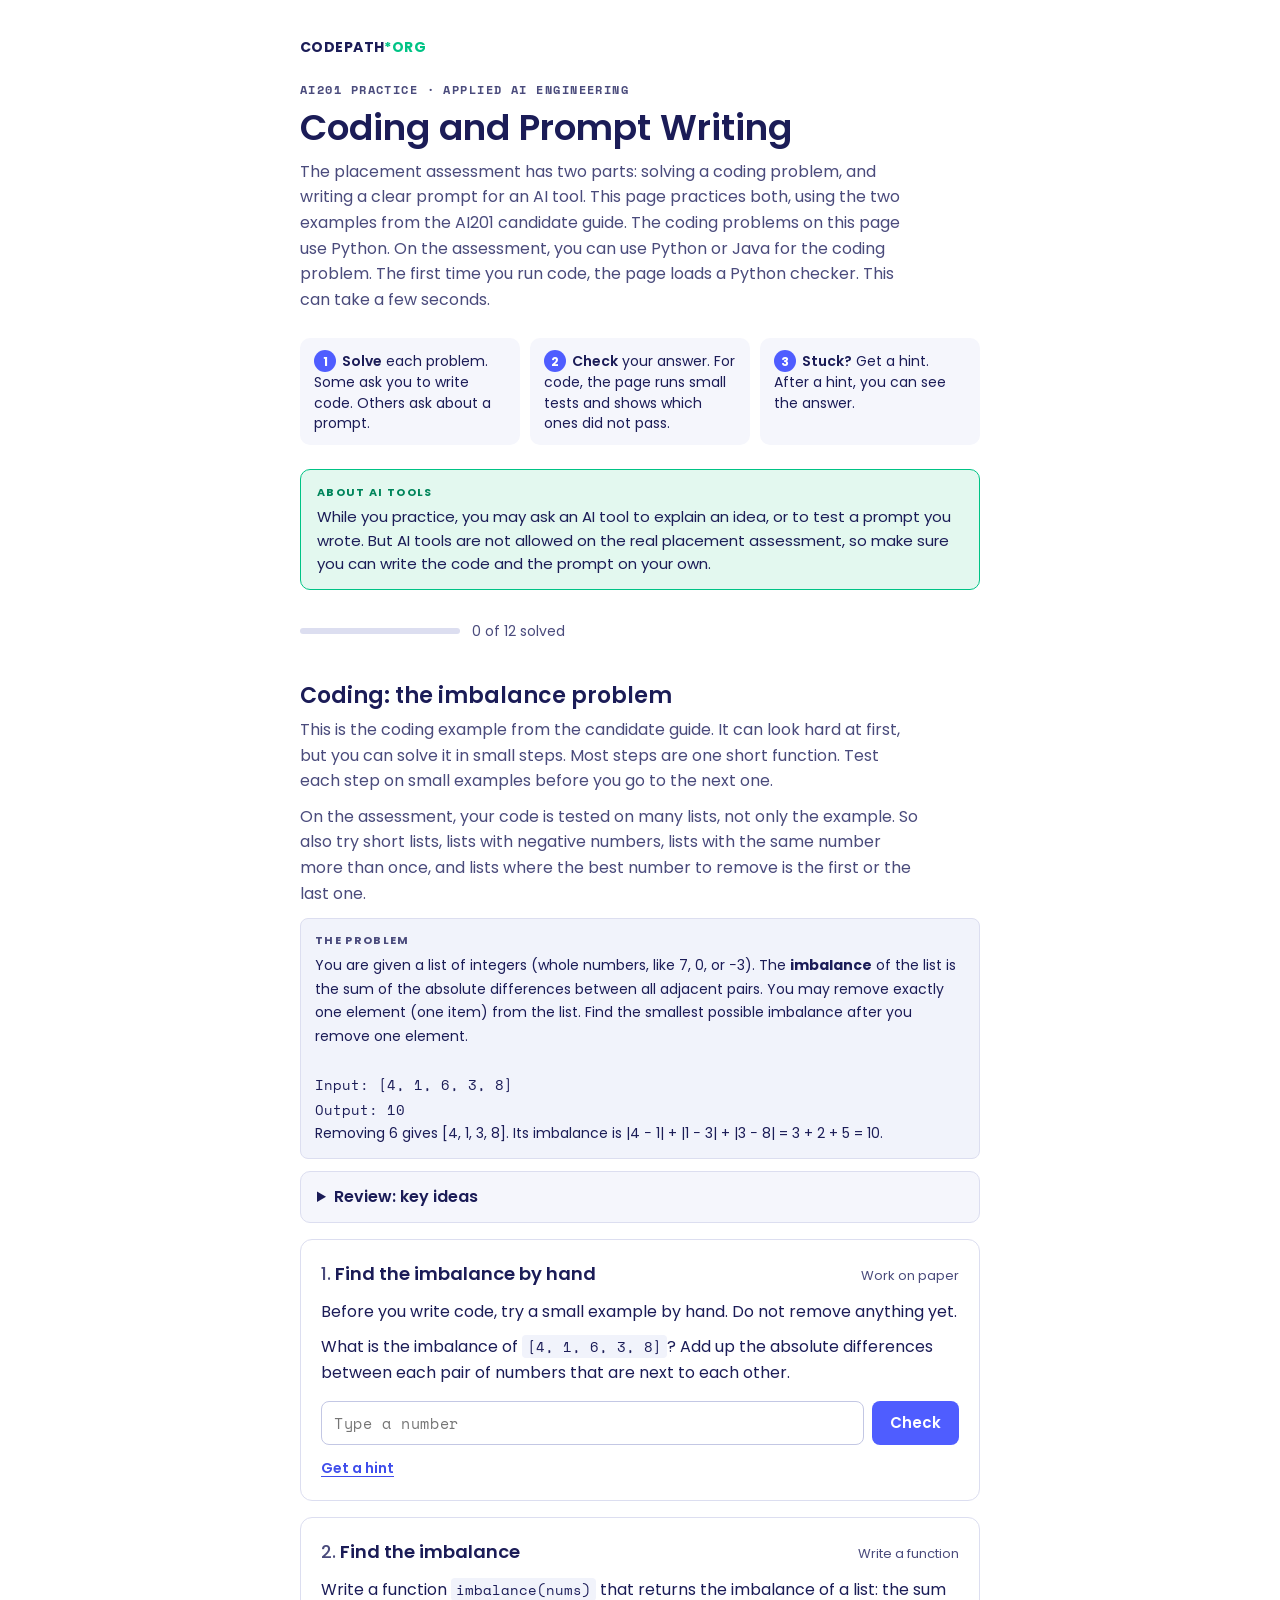
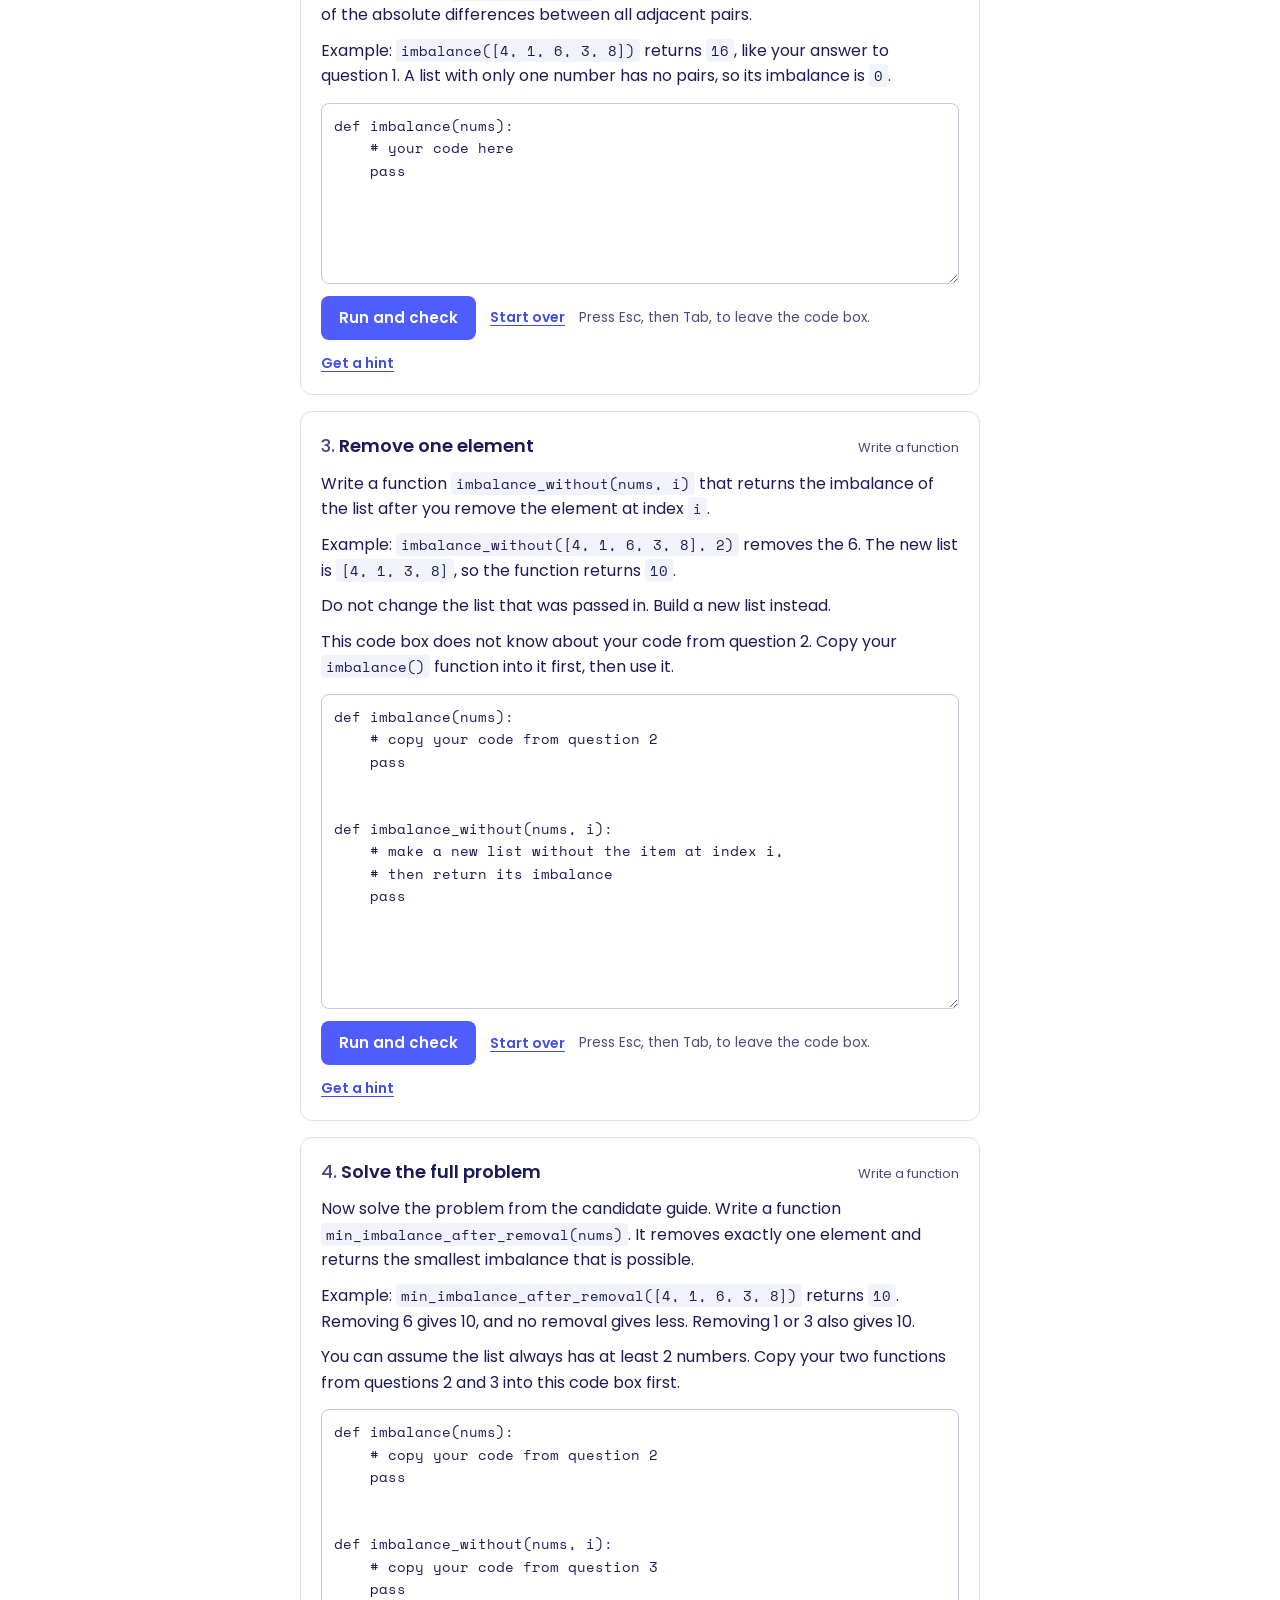
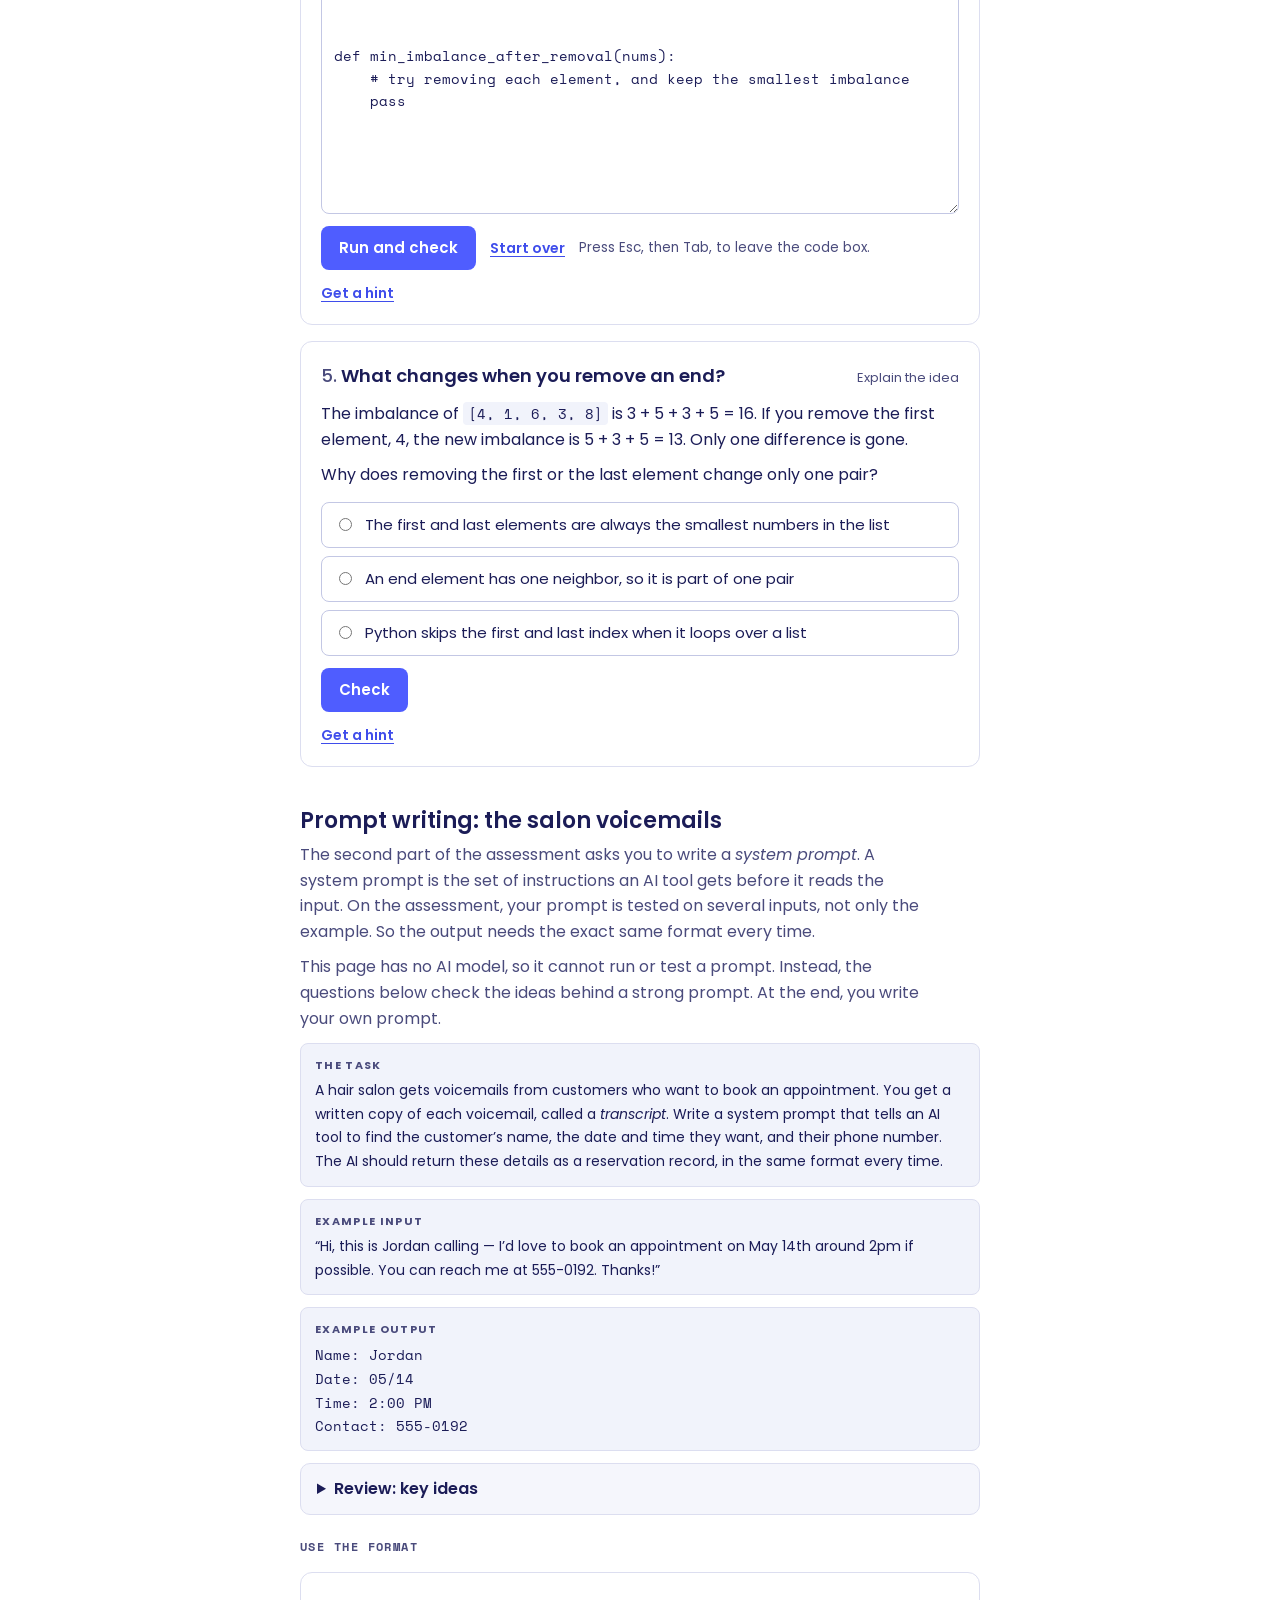
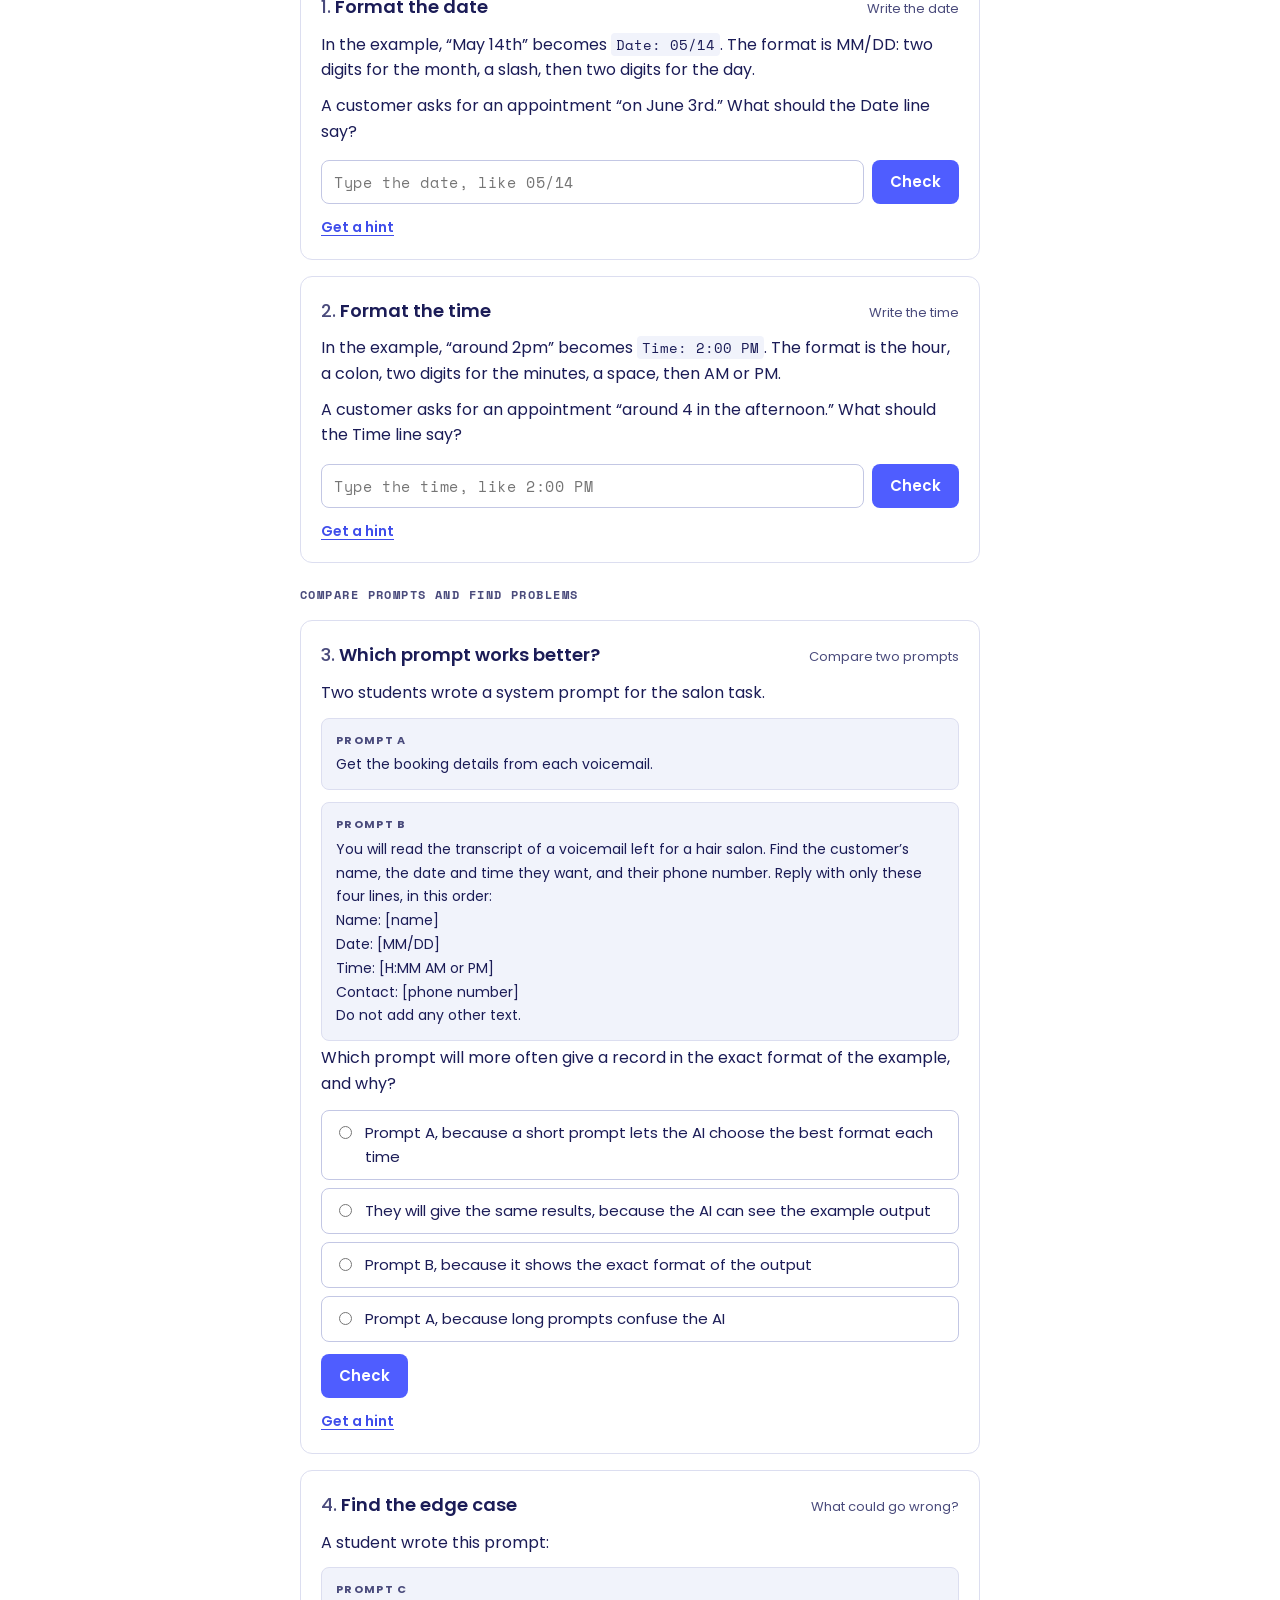
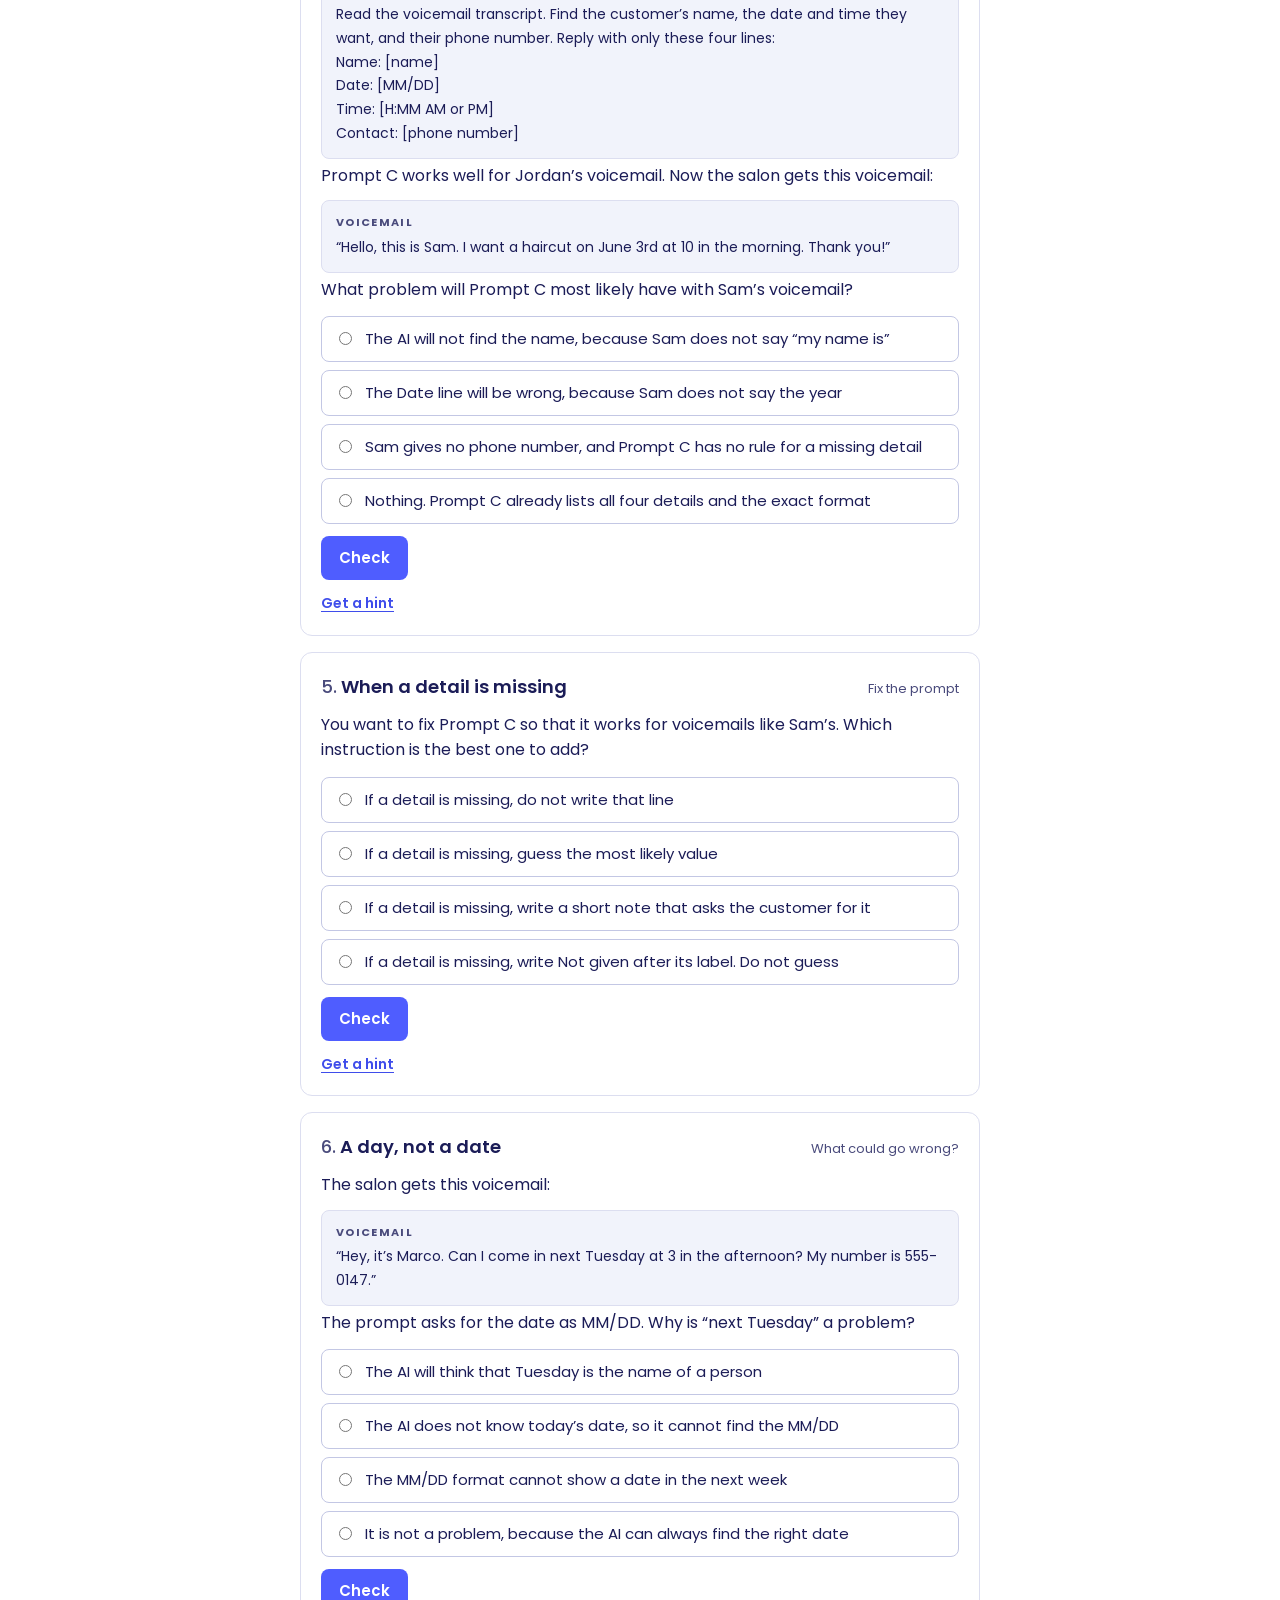
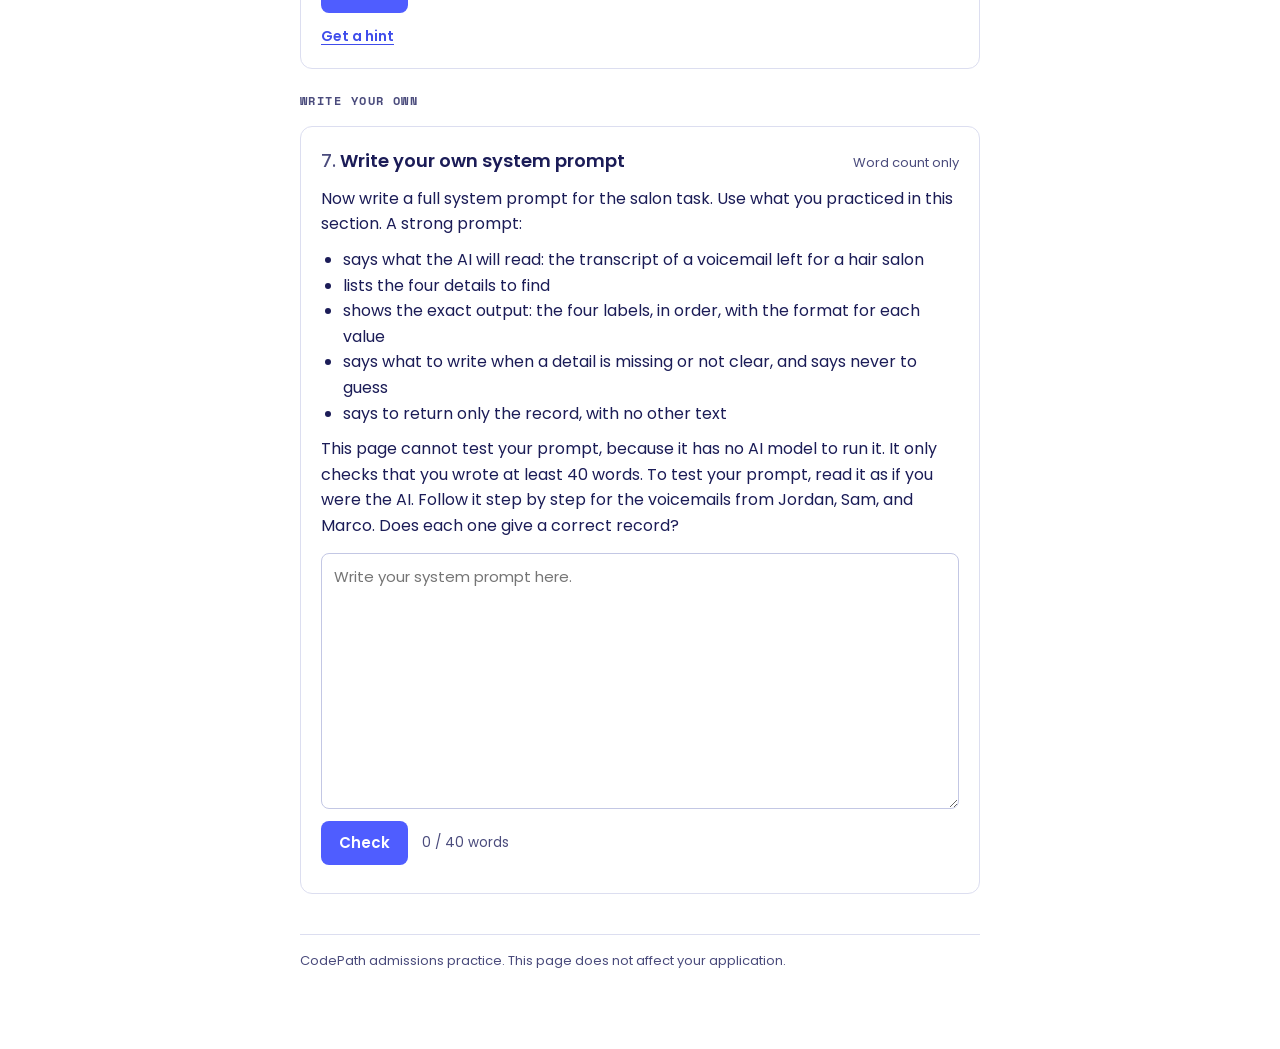
<file: ai201/index.html>
<!DOCTYPE html>
<html lang="en">
<head>
<meta charset="utf-8">
<meta name="viewport" content="width=device-width, initial-scale=1">
<title>AI201 Practice: Coding and Prompt Writing | CodePath</title>
<meta name="description" content="Free practice for the CodePath Applied AI Engineering placement assessment: a Python coding problem built up step by step, and clear prompt writing, with instant checks and hints.">
<link rel="preconnect" href="https://fonts.googleapis.com">
<link rel="preconnect" href="https://fonts.gstatic.com" crossorigin>
<link rel="stylesheet" href="https://fonts.googleapis.com/css2?family=Poppins:wght@400;500;600;700&family=Space+Mono:wght@400;700&display=swap">
<link rel="stylesheet" href="../assets/practice.css">
</head>
<body>
<main class="page">
  <div class="wordmark">CODEPATH<span>*ORG</span></div>
  <div class="eyebrow">AI201 practice &middot; Applied AI Engineering</div>
  <h1>Coding and Prompt Writing</h1>
  <p class="lede">The placement assessment has two parts: solving a coding problem, and writing a clear prompt for an AI tool. This page practices both, using the two examples from the AI201 candidate guide. The coding problems on this page use Python. On the assessment, you can use Python or Java for the coding problem. The first time you run code, the page loads a Python checker. This can take a few seconds.</p>

  <ol class="how">
    <li><strong>Solve</strong> each problem. Some ask you to write code. Others ask about a prompt.</li>
    <li><strong>Check</strong> your answer. For code, the page runs small tests and shows which ones did not pass.</li>
    <li><strong>Stuck?</strong> Get a hint. After a hint, you can see the answer.</li>
  </ol>

  <div class="note"><span class="k">About AI tools</span>While you practice, you may ask an AI tool to explain an idea, or to test a prompt you wrote. But AI tools are not allowed on the real placement assessment, so make sure you can write the code and the prompt on your own.</div>

  <div data-progress></div>

  <section class="section">
    <h2>Coding: the imbalance problem</h2>
    <p>This is the coding example from the candidate guide. It can look hard at first, but you can solve it in small steps. Most steps are one short function. Test each step on small examples before you go to the next one.</p>
    <p>On the assessment, your code is tested on many lists, not only the example. So also try short lists, lists with negative numbers, lists with the same number more than once, and lists where the best number to remove is the first or the last one.</p>
    <div class="clue"><span class="k">The problem</span>You are given a list of integers (whole numbers, like 7, 0, or &minus;3). The <strong>imbalance</strong> of the list is the sum of the absolute differences between all adjacent pairs. You may remove exactly one element (one item) from the list. Find the smallest possible imbalance after you remove one element.<br><br><span class="mono">Input: [4, 1, 6, 3, 8]<br>Output: 10</span><br>Removing 6 gives [4, 1, 3, 8]. Its imbalance is |4 &minus; 1| + |1 &minus; 3| + |3 &minus; 8| = 3 + 2 + 5 = 10.</div>
    <details class="review">
      <summary>Review: key ideas</summary>
      <p><strong>Adjacent pairs.</strong> Two items are <em>adjacent</em> when they are next to each other in a list. A list with 5 items has 4 adjacent pairs. To visit each pair, loop over the indexes and stop one step before the end.</p>
<pre>nums = [4, 1, 6, 3, 8]
for i in range(len(nums) - 1):
    print(nums[i], nums[i + 1])

# 4 1
# 1 6
# 6 3
# 3 8</pre>
      <p><strong>Absolute difference.</strong> The absolute difference of two numbers is the distance between them. It is never negative. In math, it is written with two lines, like |1 &minus; 6|. In Python, use <code>abs()</code>.</p>
<pre>print(abs(4 - 1))    # 3
print(abs(1 - 6))    # 5, not -5</pre>
      <p><strong>A new list without one item.</strong> To skip the item at index <code>i</code> without changing the original list, build a new list. You can use a loop, or you can use slices. A slice like <code>nums[a:b]</code> gives the items from index <code>a</code> up to, but not including, index <code>b</code>. If you leave out <code>a</code>, the slice starts at the beginning. If you leave out <code>b</code>, it goes to the end. So <code>nums[:i]</code> is the items before index <code>i</code>, and <code>nums[i + 1:]</code> is the items after it.</p>
<pre>nums = [4, 1, 6, 3, 8]
i = 2

# 1. with a loop
rest = []
for j in range(len(nums)):
    if j != i:
        rest.append(nums[j])
print(rest)    # [4, 1, 3, 8]

# 2. with slices
rest = nums[:i] + nums[i + 1:]
print(rest)    # [4, 1, 3, 8]

# nums did not change
print(nums)    # [4, 1, 6, 3, 8]</pre>
      <p><strong>Try every choice.</strong> The problem lets you remove any one element. A simple and correct way to solve it is to try each choice, find the result, and keep the smallest one. This is like finding the smallest number in a list.</p>
      <p><strong>Watch out for:</strong></p>
      <ul>
        <li><strong>Going past the end of the list.</strong> With <code>range(len(nums))</code>, the last step reads <code>nums[i + 1]</code>, which does not exist. Python stops with an <code>IndexError</code>.</li>
        <li><strong>Changing the list that was passed in.</strong> <code>pop()</code> and <code>remove()</code> change the list itself, so later steps use the wrong list. Build a new list instead.</li>
        <li><strong>Skipping by value instead of by index.</strong> A list can have the same number more than once. In <code>[3, 7, 3, 1]</code>, index 2 is the second 3. Skip only the item at index <code>i</code>, not every item that has the same value.</li>
        <li><strong>Starting the smallest value at 0.</strong> No imbalance is smaller than 0, so the answer would always be 0. Start with a real result instead.</li>
      </ul>
    </details>
    <div data-item="c-hand"></div>
    <div data-item="c-imbalance"></div>
    <div data-item="c-without"></div>
    <div data-item="c-full"></div>
    <div data-item="c-ends"></div>
  </section>

  <section class="section">
    <h2>Prompt writing: the salon voicemails</h2>
    <p>The second part of the assessment asks you to write a <em>system prompt</em>. A system prompt is the set of instructions an AI tool gets before it reads the input. On the assessment, your prompt is tested on several inputs, not only the example. So the output needs the exact same format every time.</p>
    <p>This page has no AI model, so it cannot run or test a prompt. Instead, the questions below check the ideas behind a strong prompt. At the end, you write your own prompt.</p>
    <div class="clue"><span class="k">The task</span>A hair salon gets voicemails from customers who want to book an appointment. You get a written copy of each voicemail, called a <em>transcript</em>. Write a system prompt that tells an AI tool to find the customer&rsquo;s name, the date and time they want, and their phone number. The AI should return these details as a reservation record, in the same format every time.</div>
    <div class="clue"><span class="k">Example input</span>&ldquo;Hi, this is Jordan calling &mdash; I&rsquo;d love to book an appointment on May 14th around 2pm if possible. You can reach me at 555-0192. Thanks!&rdquo;</div>
    <div class="clue mono"><span class="k">Example output</span>Name: Jordan<br>Date: 05/14<br>Time: 2:00 PM<br>Contact: 555-0192</div>
    <details class="review">
      <summary>Review: key ideas</summary>
      <p><strong>One prompt, many inputs.</strong> You write the system prompt once. It must work for every voicemail, not only the example. So your prompt should not name Jordan or May 14th. It should give rules that work for any customer.</p>
      <p><strong>Be specific.</strong> Say what the AI will read, what to find, and what to return. &ldquo;Get the booking details&rdquo; is not specific. &ldquo;Find the customer&rsquo;s name, the date and time they want, and their phone number&rdquo; is specific.</p>
      <p><strong>Show the exact output format.</strong> Give the labels, their order, and the format for each value. Use a <em>template</em>. A template is a pattern with an empty place for each value. Here, the parts in [ ] show what goes in each place:</p>
<pre>Name: [the customer's name]
Date: [MM/DD, like 05/14]
Time: [H:MM AM or PM, like 2:00 PM]
Contact: [phone, like 555-0192]</pre>
      <ul>
        <li><strong>MM/DD</strong> means two digits for the month, a slash, then two digits for the day.</li>
        <li><strong>H:MM AM or PM</strong> means the hour, a colon, two digits for the minutes, a space, then AM or PM.</li>
        <li>Tell the AI to return <strong>only</strong> the record. If the AI adds extra words, like &ldquo;Sure! Here is your record:&rdquo;, the output does not match the format.</li>
      </ul>
      <p><strong>Plan for edge cases.</strong> An <em>edge case</em> is an unusual input that can break your prompt. Ask yourself: what could go wrong? For example:</p>
      <ul>
        <li>A detail is missing, like no phone number.</li>
        <li>The date is not a calendar date, like &ldquo;next Tuesday.&rdquo;</li>
        <li>The time uses words, like &ldquo;noon&rdquo; or &ldquo;around 4 in the afternoon.&rdquo;</li>
        <li>The voicemail has extra information, like a question or a second phone number.</li>
      </ul>
      <p><strong>Never guess.</strong> When a detail is missing, an AI tool may write something that sounds right but is not in the voicemail. Tell it what to write when a detail is missing or not clear.</p>
    </details>

    <div class="eyebrow">Use the format</div>
    <div data-item="p-date"></div>
    <div data-item="p-time"></div>

    <div class="eyebrow">Compare prompts and find problems</div>
    <div data-item="p-compare"></div>
    <div data-item="p-missing"></div>
    <div data-item="p-fix"></div>
    <div data-item="p-relative"></div>

    <div class="eyebrow">Write your own</div>
    <div data-item="p-write"></div>
  </section>

  <div class="done" data-done hidden>
    <h2>You finished all the practice problems.</h2>
    <p>Great work. Before the assessment, remember two ideas from the candidate guide. For code, test your logic with small examples first. For prompts, think about what could go wrong.</p>
  </div>

  <p class="foot">CodePath admissions practice. This page does not affect your application.</p>
</main>

<script>
window.PRACTICE = {
  page: "ai201",
  items: {

    /* ---------- Coding: the imbalance problem ---------- */
    "c-hand": {
      type: "text",
      num: 1,
      title: "Find the imbalance by hand",
      meta: "Work on paper",
      body: '<p>Before you write code, try a small example by hand. Do not remove anything yet.</p>' +
            '<p>What is the imbalance of <code>[4, 1, 6, 3, 8]</code>? Add up the absolute differences between each pair of numbers that are next to each other.</p>',
      placeholder: "Type a number",
      accept: ["16"],
      misses: [
        { answer: "22", feedback: "22 is the sum of the numbers in the list. The imbalance adds up the differences between numbers that are next to each other." },
        { answer: "10", feedback: "10 is the answer to the full problem, after 6 is removed. This question asks about the whole list, with nothing removed." },
        { answer: "-4", feedback: "Some differences are negative, like 1 &minus; 6 = &minus;5. The absolute difference is never negative, so use 5." },
        { answer: "4", feedback: "Some differences are negative, like 1 &minus; 4 = &minus;3. The absolute difference is never negative, so use 3." },
        { answer: "7", feedback: "7 is the biggest number minus the smallest number. The imbalance looks at each pair of numbers that are next to each other." }
      ],
      hints: [
        "The adjacent pairs are 4 and 1, 1 and 6, 6 and 3, and 3 and 8.",
        "Find the absolute difference for each pair. It is never negative: |1 &minus; 6| is 5.",
        "The four differences are 3, 5, 3, and 5. Add them."
      ],
      why: "|4 &minus; 1| + |1 &minus; 6| + |6 &minus; 3| + |3 &minus; 8| = 3 + 5 + 3 + 5 = 16. Solving a small example by hand first helps you check your code later."
    },

    "c-imbalance": {
      type: "python",
      num: 2,
      title: "Find the imbalance",
      meta: "Write a function",
      body: '<p>Write a function <code>imbalance(nums)</code> that returns the imbalance of a list: the sum of the absolute differences between all adjacent pairs.</p>' +
            '<p>Example: <code>imbalance([4, 1, 6, 3, 8])</code> returns <code>16</code>, like your answer to question 1. A list with only one number has no pairs, so its imbalance is <code>0</code>.</p>',
      starter: 'def imbalance(nums):\n    # your code here\n    pass\n',
      tests: [
        { expr: "imbalance([4, 1, 6, 3, 8])", expect: "16" },
        { expr: "imbalance([4, 1, 3, 8])", expect: "10" },
        { expr: "imbalance([9, 5])", expect: "4" },
        { expr: "imbalance([2, 2, 2])", expect: "0" },
        { expr: "imbalance([-3, 4, -1])", expect: "12" },
        { expr: "imbalance([7])", expect: "0" }
      ],
      hints: [
        "Start with <code>total = 0</code>. Then loop over the indexes with <code>for i in range(len(nums) - 1):</code>. This stops one step before the end, so <code>nums[i + 1]</code> always exists.",
        "Inside the loop, the difference for one pair is <code>abs(nums[i] - nums[i + 1])</code>. Add it to <code>total</code>.",
        "After the loop ends, <code>return total</code>. Check that the <code>return</code> line is not inside the loop."
      ],
      solution: 'def imbalance(nums):\n    total = 0\n    for i in range(len(nums) - 1):\n        total += abs(nums[i] - nums[i + 1])\n    return total\n',
      why: "A list with n numbers has n &minus; 1 adjacent pairs, so the loop runs <code>len(nums) - 1</code> times. <code>abs()</code> makes sure no difference is negative, so the order of the two numbers does not matter. With one number, the loop does not run, and the function returns 0."
    },

    "c-without": {
      type: "python",
      num: 3,
      title: "Remove one element",
      meta: "Write a function",
      body: '<p>Write a function <code>imbalance_without(nums, i)</code> that returns the imbalance of the list after you remove the element at index <code>i</code>.</p>' +
            '<p>Example: <code>imbalance_without([4, 1, 6, 3, 8], 2)</code> removes the 6. The new list is <code>[4, 1, 3, 8]</code>, so the function returns <code>10</code>.</p>' +
            '<p>Do not change the list that was passed in. Build a new list instead.</p>' +
            '<p>This code box does not know about your code from question 2. Copy your <code>imbalance()</code> function into it first, then use it.</p>',
      starter: 'def imbalance(nums):\n    # copy your code from question 2\n    pass\n\n\ndef imbalance_without(nums, i):\n    # make a new list without the item at index i,\n    # then return its imbalance\n    pass\n',
      tests: [
        { expr: "imbalance_without([4, 1, 6, 3, 8], 2)", expect: "10" },
        { expr: "imbalance_without([4, 1, 6, 3, 8], 0)", expect: "13" },
        { expr: "imbalance_without([4, 1, 6, 3, 8], 4)", expect: "11" },
        { expr: "imbalance_without([5, 9], 0)", expect: "0" },
        { expr: "imbalance_without([3, 7, 3, 1], 2)", expect: "10" },
        { label: "the list you pass in does not change", expr: "(lambda n: [imbalance_without(n, 2), n][1])([4, 1, 6, 3, 8])", expect: "[4, 1, 6, 3, 8]" }
      ],
      hints: [
        "First, make a new list with every item except the one at index <code>i</code>. The review shows two ways to do this.",
        "With slices, the new list is <code>nums[:i] + nums[i + 1:]</code>. The first slice has the items before index <code>i</code>, and the second has the items after it.",
        "Save the new list, for example <code>rest = nums[:i] + nums[i + 1:]</code>. Then <code>return imbalance(rest)</code>."
      ],
      solution: 'def imbalance(nums):\n    total = 0\n    for i in range(len(nums) - 1):\n        total += abs(nums[i] - nums[i + 1])\n    return total\n\n\ndef imbalance_without(nums, i):\n    rest = nums[:i] + nums[i + 1:]\n    return imbalance(rest)\n',
      why: "<code>nums[:i] + nums[i + 1:]</code> makes a new list with every item except the one at index <code>i</code>. Then <code>imbalance()</code>, which you already tested, does the rest. If you use <code>pop()</code> or <code>remove()</code> instead, you change the list that was passed in, and the next removal starts from the wrong list."
    },

    "c-full": {
      type: "python",
      num: 4,
      title: "Solve the full problem",
      meta: "Write a function",
      body: '<p>Now solve the problem from the candidate guide. Write a function <code>min_imbalance_after_removal(nums)</code>. It removes exactly one element and returns the smallest imbalance that is possible.</p>' +
            '<p>Example: <code>min_imbalance_after_removal([4, 1, 6, 3, 8])</code> returns <code>10</code>. Removing 6 gives 10, and no removal gives less. Removing 1 or 3 also gives 10.</p>' +
            '<p>You can assume the list always has at least 2 numbers. Copy your two functions from questions 2 and 3 into this code box first.</p>',
      starter: 'def imbalance(nums):\n    # copy your code from question 2\n    pass\n\n\ndef imbalance_without(nums, i):\n    # copy your code from question 3\n    pass\n\n\ndef min_imbalance_after_removal(nums):\n    # try removing each element, and keep the smallest imbalance\n    pass\n',
      tests: [
        { expr: "min_imbalance_after_removal([4, 1, 6, 3, 8])", expect: "10" },
        { expr: "min_imbalance_after_removal([1, 10, 2])", expect: "1" },
        { expr: "min_imbalance_after_removal([10, 1, 2, 3])", expect: "2" },
        { expr: "min_imbalance_after_removal([1, 2, 3, 20])", expect: "2" },
        { expr: "min_imbalance_after_removal([5, 9])", expect: "0" },
        { expr: "min_imbalance_after_removal([1, 3, 4, 1])", expect: "3" }
      ],
      hints: [
        "Try every choice. For each index <code>i</code>, <code>imbalance_without(nums, i)</code> gives the imbalance after removing that element.",
        "Keep the smallest result, like when you find the smallest number in a list. Start with a real result: <code>best = imbalance_without(nums, 0)</code>.",
        "Loop with <code>for i in range(len(nums)):</code>. If <code>imbalance_without(nums, i)</code> is smaller than <code>best</code>, save it as the new <code>best</code>. After the loop, <code>return best</code>."
      ],
      solution: 'def imbalance(nums):\n    total = 0\n    for i in range(len(nums) - 1):\n        total += abs(nums[i] - nums[i + 1])\n    return total\n\n\ndef imbalance_without(nums, i):\n    rest = nums[:i] + nums[i + 1:]\n    return imbalance(rest)\n\n\ndef min_imbalance_after_removal(nums):\n    best = imbalance_without(nums, 0)\n    for i in range(len(nums)):\n        result = imbalance_without(nums, i)\n        if result < best:\n            best = result\n    return best\n',
      why: "The function tries every possible removal and keeps the smallest imbalance. The loop must visit every index, including the first and the last one: in <code>[1, 2, 3, 20]</code>, the best choice is to remove the last number. Trying every choice is a clear and correct first answer. The candidate guide says that clear code is better than clever code."
    },

    "c-ends": {
      type: "choice",
      num: 5,
      title: "What changes when you remove an end?",
      meta: "Explain the idea",
      body: '<p>The imbalance of <code>[4, 1, 6, 3, 8]</code> is 3 + 5 + 3 + 5 = 16. If you remove the first element, 4, the new imbalance is 5 + 3 + 5 = 13. Only one difference is gone.</p>' +
            '<p>Why does removing the first or the last element change only one pair?</p>',
      options: [
        { html: "The first and last elements are always the smallest numbers in the list",
          feedback: "Here the first element is 4, and 1 is smaller. The size of the number does not matter. Its position in the list does." },
        { html: "An end element has one neighbor, so it is part of one pair", correct: true },
        { html: "Python skips the first and last index when it loops over a list",
          feedback: "A <code>for</code> loop visits every index. The reason is about how many pairs the end element is part of." }
      ],
      hints: [
        "Count the pairs that include the 4. Then count the pairs that include the 6.",
        "The first element has a neighbor only on its right side. A middle element has neighbors on both sides."
      ],
      why: "An element at the end has a neighbor on only one side, so it is part of only one adjacent pair. Removing it removes one difference. A middle element is part of two pairs. Removing it removes both of them and adds one new pair between its two neighbors. For example, removing 6 removes |1 &minus; 6| and |6 &minus; 3|, and adds |1 &minus; 3|."
    },

    /* ---------- Prompt writing: the salon voicemails ---------- */
    "p-date": {
      type: "text",
      num: 1,
      title: "Format the date",
      meta: "Write the date",
      body: '<p>In the example, &ldquo;May 14th&rdquo; becomes <code>Date: 05/14</code>. The format is MM/DD: two digits for the month, a slash, then two digits for the day.</p>' +
            '<p>A customer asks for an appointment &ldquo;on June 3rd.&rdquo; What should the Date line say?</p>',
      placeholder: "Type the date, like 05/14",
      accept: ["06/03", "Date: 06/03"],
      validate: function (raw) {
        var v = String(raw).trim().replace(/^["'“”]+|["'“”]+$/g, "").replace(/^date\s*:\s*/i, "").replace(/\.$/, "").replace(/\s+/g, "");
        if (v === "06/03") return { ok: true };
        if (/june|jun/i.test(v)) return { state: "bad", msg: "Use numbers, not the name of the month. In the example, May 14th became 05/14." };
        if (/^\d{1,2}\/\d{1,2}\/\d{2,4}$/.test(v)) return { state: "bad", msg: "The format has only the month and the day. Do not write the year." };
        if (/^(6|06)\/(3|03)$/.test(v)) return { state: "warn", msg: "Close. Use two digits for the month and two for the day, like 05/14. So June is 06, and the 3rd is 03." };
        if (/^(3|03)\/(6|06)$/.test(v)) return { state: "bad", msg: "That puts the day first. In the example, 05/14 means May 14th, so the month comes first." };
        if (/^(6|06)[-.](3|03)$/.test(v)) return { state: "bad", msg: "Use a slash (/) between the month and the day, like 05/14." };
        return { state: "bad", msg: "That does not match the format. In the example, May 14th became 05/14. Use the same pattern for June 3rd." };
      },
      hints: [
        "June is the sixth month of the year.",
        "Use two digits for each part. When a number is below 10, add a 0 in front of it: 6 becomes 06.",
        "Write the month first, then a slash, then the day: 06/..."
      ],
      why: "June is month 6, so the month is 06. The day is the 3rd, so the day is 03. The Date line is <code>Date: 06/03</code>."
    },

    "p-time": {
      type: "text",
      num: 2,
      title: "Format the time",
      meta: "Write the time",
      body: '<p>In the example, &ldquo;around 2pm&rdquo; becomes <code>Time: 2:00 PM</code>. The format is the hour, a colon, two digits for the minutes, a space, then AM or PM.</p>' +
            '<p>A customer asks for an appointment &ldquo;around 4 in the afternoon.&rdquo; What should the Time line say?</p>',
      placeholder: "Type the time, like 2:00 PM",
      accept: ["4:00 PM", "Time: 4:00 PM"],
      validate: function (raw) {
        var v = String(raw).trim().replace(/^["'“”]+|["'“”]+$/g, "").replace(/^time\s*:\s*/i, "").replace(/\s+/g, " ").replace(/\.$/, "").trim();
        if (v === "4:00 PM") return { ok: true };
        var low = v.toLowerCase().replace(/\s+/g, "").replace(/\.$/, "");
        if (/^around/.test(low) || /^about/.test(low)) return { state: "bad", msg: "The record holds only the time. The word &ldquo;around&rdquo; is not part of the format. In the example, &ldquo;around 2pm&rdquo; became 2:00 PM." };
        if (low === "4:00pm") {
          if (v === "4:00PM") return { state: "warn", msg: "Close. Put a space before PM, like the example: 2:00 PM." };
          if (/^4:00 pm$/i.test(v)) return { state: "warn", msg: "Close. Write PM in capital letters, like the example: 2:00 PM." };
          return { state: "warn", msg: "Close. Write PM in capital letters, with a space before it, like the example: 2:00 PM." };
        }
        if (low === "4:00p.m") return { state: "warn", msg: "Close. The example writes PM with capital letters and no periods: 2:00 PM." };
        if (low === "4p.m") return { state: "bad", msg: "Write the minutes too, even when they are zero. Also write PM with capital letters and no periods. The example says 2:00 PM." };
        if (low === "04:00pm") return { state: "warn", msg: "Close. The example writes 2:00 PM, not 02:00 PM. Do not add a 0 in front of the hour." };
        if (low === "4pm" || low === "4") return { state: "bad", msg: "Write the minutes too, even when they are zero. The example says 2:00 PM, not 2 PM." };
        if (low === "16:00" || low === "1600") return { state: "bad", msg: "That is the 24-hour clock. The example uses AM and PM, like 2:00 PM." };
        if (low === "4:00") return { state: "bad", msg: "Add PM. Without it, the salon cannot tell if the time is in the morning or the afternoon." };
        if (low === "4:00am" || low === "4am") return { state: "bad", msg: "&ldquo;In the afternoon&rdquo; means PM, not AM." };
        return { state: "bad", msg: "That does not match the format. In the example, &ldquo;around 2pm&rdquo; became 2:00 PM. Use the same pattern here." };
      },
      hints: [
        "Afternoon times use PM.",
        "The example writes the minutes, even when they are zero: 2:00, not 2.",
        "The word &ldquo;around&rdquo; is not part of the record. In the example, &ldquo;around 2pm&rdquo; became 2:00 PM."
      ],
      why: "&ldquo;4 in the afternoon&rdquo; is <code>4:00 PM</code>. The record keeps only the time, in the exact format, so the word &ldquo;around&rdquo; is not part of it, like in the example."
    },

    "p-compare": {
      type: "choice",
      num: 3,
      title: "Which prompt works better?",
      meta: "Compare two prompts",
      body: '<p>Two students wrote a system prompt for the salon task.</p>' +
            '<div class="clue"><span class="k">Prompt A</span>Get the booking details from each voicemail.</div>' +
            '<div class="clue"><span class="k">Prompt B</span>You will read the transcript of a voicemail left for a hair salon. Find the customer&rsquo;s name, the date and time they want, and their phone number. Reply with only these four lines, in this order:<br>Name: [name]<br>Date: [MM/DD]<br>Time: [H:MM AM or PM]<br>Contact: [phone number]<br>Do not add any other text.</div>' +
            '<p>Which prompt will more often give a record in the exact format of the example, and why?</p>',
      options: [
        { html: "Prompt A, because a short prompt lets the AI choose the best format each time",
          feedback: "That freedom is the problem. With Prompt A, the AI may write &ldquo;May 14&rdquo; one time and &ldquo;5/14/2026&rdquo; the next. The records will not match the format." },
        { html: "They will give the same results, because the AI can see the example output",
          feedback: "The AI sees only the prompt and the voicemail. Prompt A does not include the example output or any format rules." },
        { html: "Prompt B, because it shows the exact format of the output", correct: true },
        { html: "Prompt A, because long prompts confuse the AI",
          feedback: "Clear, detailed instructions help the AI. The candidate guide says that specific prompts, with an exact output format, do better than short or unclear ones." }
      ],
      hints: [
        "Read Prompt A as if you were the AI. How would you know to write the date as 05/14?",
        "Find the parts of Prompt B that Prompt A does not have: the four details to find, the labels and their order, and the format for each value."
      ],
      why: "Prompt A does not say which details to find or how to write them, so the AI has to guess the format. Prompt B names the four details and gives the exact labels, their order, and the format for each value. It also says to return no other text, so every record has the same format."
    },

    "p-missing": {
      type: "choice",
      num: 4,
      title: "Find the edge case",
      meta: "What could go wrong?",
      body: '<p>A student wrote this prompt:</p>' +
            '<div class="clue"><span class="k">Prompt C</span>Read the voicemail transcript. Find the customer&rsquo;s name, the date and time they want, and their phone number. Reply with only these four lines:<br>Name: [name]<br>Date: [MM/DD]<br>Time: [H:MM AM or PM]<br>Contact: [phone number]</div>' +
            '<p>Prompt C works well for Jordan&rsquo;s voicemail. Now the salon gets this voicemail:</p>' +
            '<div class="clue"><span class="k">Voicemail</span>&ldquo;Hello, this is Sam. I want a haircut on June 3rd at 10 in the morning. Thank you!&rdquo;</div>' +
            '<p>What problem will Prompt C most likely have with Sam&rsquo;s voicemail?</p>',
      options: [
        { html: "The AI will not find the name, because Sam does not say &ldquo;my name is&rdquo;",
          feedback: "An AI tool understands &ldquo;this is Sam.&rdquo; Find a detail that is not in the voicemail at all." },
        { html: "The Date line will be wrong, because Sam does not say the year",
          feedback: "The format is MM/DD, so no year is needed. June 3rd becomes 06/03." },
        { html: "Sam gives no phone number, and Prompt C has no rule for a missing detail", correct: true },
        { html: "Nothing. Prompt C already lists all four details and the exact format",
          feedback: "Prompt C lists the four details, but Sam&rsquo;s voicemail does not have all four. What should the Contact line say?" }
      ],
      hints: [
        "Check the four details one at a time. Which ones does Sam give?",
        "Sam gives a name, a date, and a time. Does Prompt C say what to do when a detail is not there?"
      ],
      why: "Sam does not give a phone number, and Prompt C has no rule for a missing detail. Without a rule, the AI has to choose what to do, and it may choose differently each time. It may skip the Contact line, write a fake number, or add a sentence. A strong prompt plans for this edge case."
    },

    "p-fix": {
      type: "choice",
      num: 5,
      title: "When a detail is missing",
      meta: "Fix the prompt",
      body: '<p>You want to fix Prompt C so that it works for voicemails like Sam&rsquo;s. Which instruction is the best one to add?</p>',
      options: [
        { html: "If a detail is missing, do not write that line",
          feedback: "Then some records have four lines and some have three. A person or a program that reads the records expects the same four lines every time." },
        { html: "If a detail is missing, guess the most likely value",
          feedback: "A guess is not real data. If the AI writes a phone number that is not in the voicemail, the salon may call the wrong person." },
        { html: "If a detail is missing, write a short note that asks the customer for it",
          feedback: "The AI only returns a record. It cannot talk to the customer, and a note does not match the record format." },
        { html: "If a detail is missing, write Not given after its label. Do not guess", correct: true }
      ],
      hints: [
        "A good rule keeps the output in the same format for every voicemail.",
        "Which choice keeps all four lines, and never adds details that are not in the voicemail?"
      ],
      why: "With this rule, Sam&rsquo;s record still has four lines, and the last one is <code>Contact: Not given</code>. Every record has the same four lines, and the AI never adds a detail that is not in the voicemail. The exact words, like Not given, matter less than using the same words every time."
    },

    "p-relative": {
      type: "choice",
      num: 6,
      title: "A day, not a date",
      meta: "What could go wrong?",
      body: '<p>The salon gets this voicemail:</p>' +
            '<div class="clue"><span class="k">Voicemail</span>&ldquo;Hey, it&rsquo;s Marco. Can I come in next Tuesday at 3 in the afternoon? My number is 555-0147.&rdquo;</div>' +
            '<p>The prompt asks for the date as MM/DD. Why is &ldquo;next Tuesday&rdquo; a problem?</p>',
      options: [
        { html: "The AI will think that Tuesday is the name of a person",
          feedback: "An AI tool understands that Tuesday is a day of the week. The problem is which calendar date it is." },
        { html: "The AI does not know today&rsquo;s date, so it cannot find the MM/DD", correct: true },
        { html: "The MM/DD format cannot show a date in the next week",
          feedback: "MM/DD can show any day of the year. The problem is that the AI does not know which day &ldquo;next Tuesday&rdquo; is." },
        { html: "It is not a problem, because the AI can always find the right date",
          feedback: "The AI sees only the prompt and the voicemail. Neither one says today&rsquo;s date, so the AI has no way to know which Tuesday is next." }
      ],
      hints: [
        "To turn &ldquo;next Tuesday&rdquo; into MM/DD, what else do you need to know?",
        "You need to know today&rsquo;s date. Does the AI see it anywhere in the prompt or the voicemail?"
      ],
      why: "&ldquo;Next Tuesday&rdquo; is not a calendar date. It depends on today&rsquo;s date, and the AI does not see it in the prompt or the voicemail. So the AI may guess, and the guess can be wrong. A strong prompt gives a clear rule for this edge case, so the AI does not guess. For example: &ldquo;If the customer does not give a calendar date, do not guess. Write Not given on the Date line.&rdquo;"
    },

    "p-write": {
      type: "writing",
      num: 7,
      title: "Write your own system prompt",
      meta: "Word count only",
      body: '<p>Now write a full system prompt for the salon task. Use what you practiced in this section. A strong prompt:</p>' +
            '<ul><li>says what the AI will read: the transcript of a voicemail left for a hair salon</li>' +
            '<li>lists the four details to find</li>' +
            '<li>shows the exact output: the four labels, in order, with the format for each value</li>' +
            '<li>says what to write when a detail is missing or not clear, and says never to guess</li>' +
            '<li>says to return only the record, with no other text</li></ul>' +
            '<p>This page cannot test your prompt, because it has no AI model to run it. It only checks that you wrote at least 40 words. To test your prompt, read it as if you were the AI. Follow it step by step for the voicemails from Jordan, Sam, and Marco. Does each one give a correct record?</p>',
      minWords: 40,
      rows: 10,
      placeholder: "Write your system prompt here.",
      why: 'There is no single right answer. Compare your prompt with the list above. Here is one strong example:' +
           '<div class="clue">You will read the transcript of a voicemail left for a hair salon. The customer wants to book an appointment. Find four details: the customer&rsquo;s name, the date they want, the time they want, and their phone number.<br><br>' +
           'Reply with only these four lines, in this order, and no other text:<br>Name: [the name the customer gives]<br>Date: [MM/DD, like 05/14]<br>Time: [H:MM AM or PM, like 2:00 PM]<br>Contact: [the phone number, like 555-0192]<br><br>' +
           'Rules:<br>- Use two digits for the month and the day. June 3rd is 06/03.<br>- Always write the minutes. &ldquo;Around 4 in the afternoon&rdquo; is 4:00 PM. Noon is 12:00 PM.<br>- If a detail is missing, write Not given after its label. Do not guess.<br>- If the customer gives a day but not a calendar date, like &ldquo;next Tuesday,&rdquo; the calendar date is not given. Write Not given on the Date line.</div>' +
           'Then read your prompt one more time, and ask: what could go wrong?'
    }
  }
};
</script>
<script src="../assets/practice.js"></script>
</body>
</html>
</file>
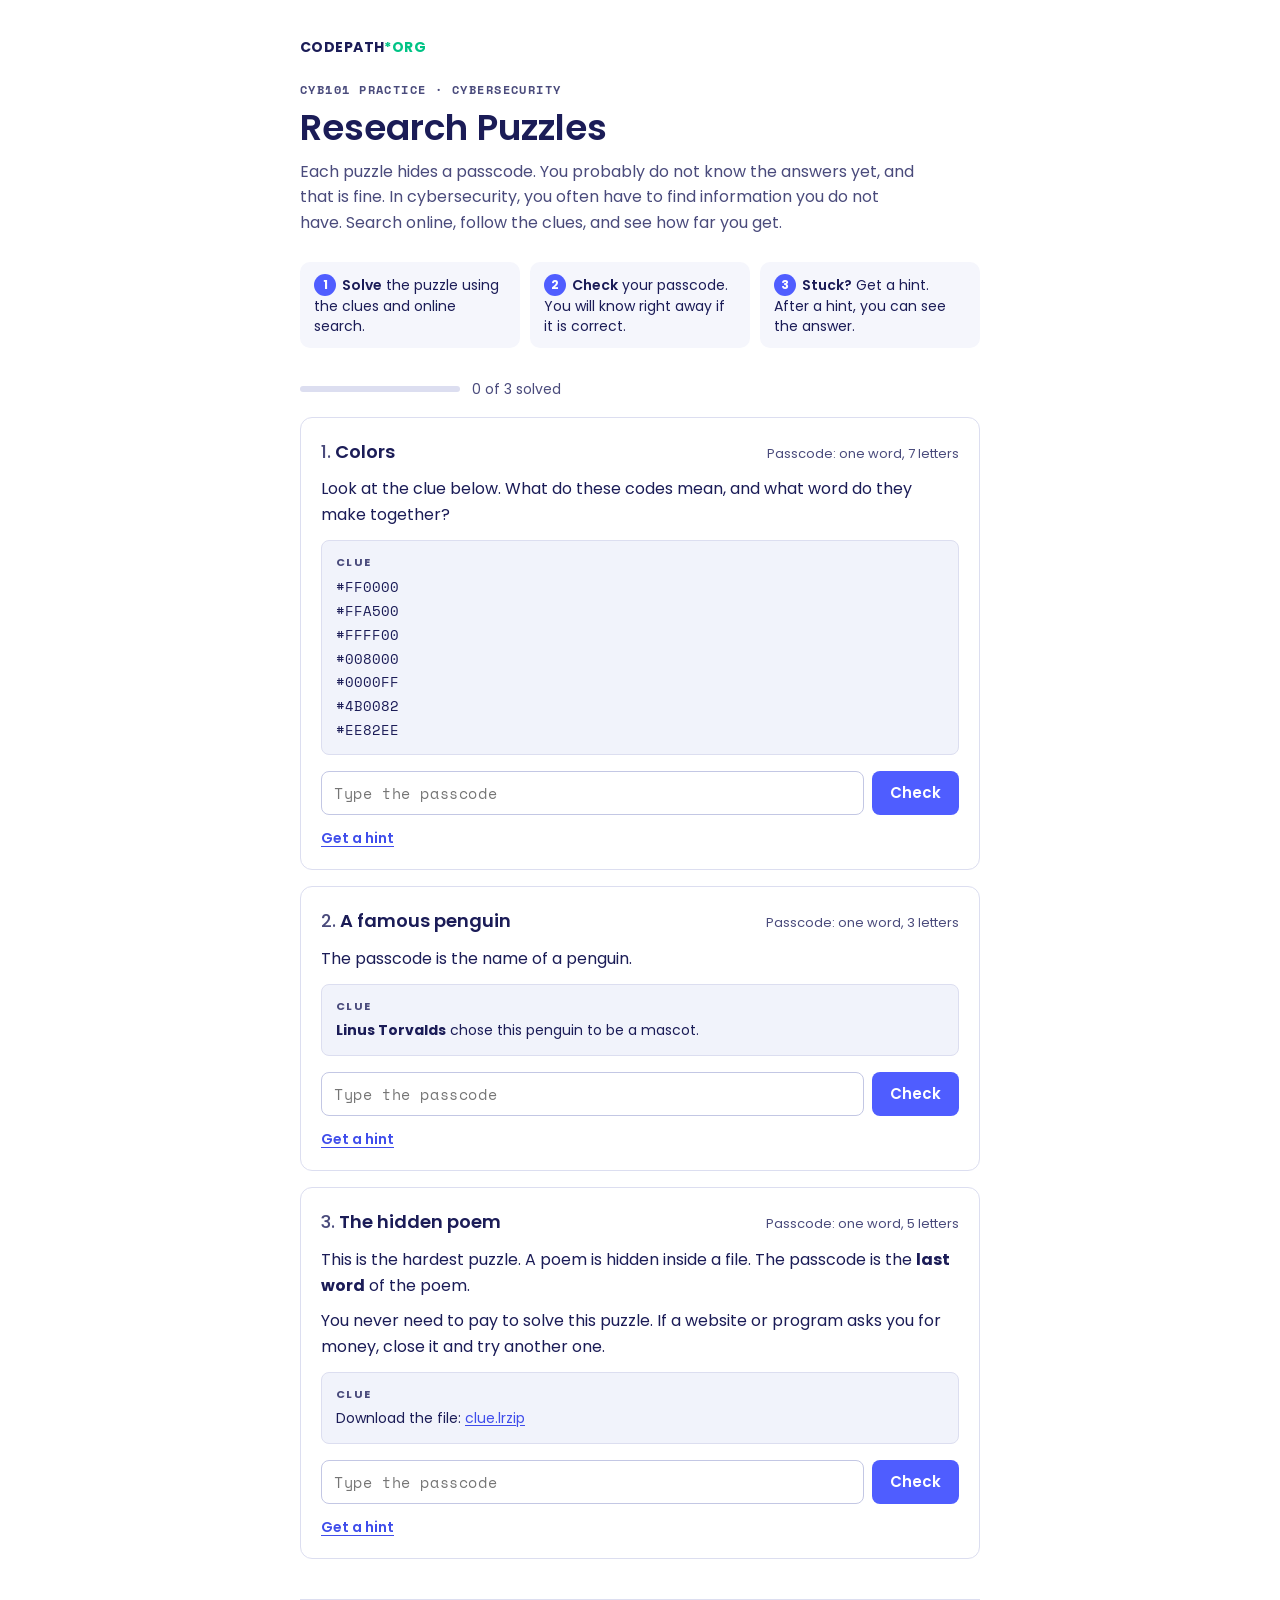
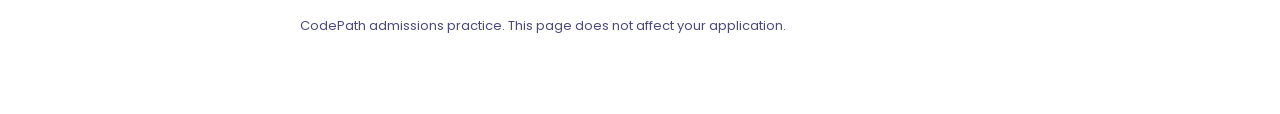
<file: cyb101/index.html>
<!DOCTYPE html>
<html lang="en">
<head>
<meta charset="utf-8">
<meta name="viewport" content="width=device-width, initial-scale=1">
<title>CYB101 Practice: Research Puzzles | CodePath</title>
<meta name="description" content="Free practice for the CodePath Cybersecurity placement assessment: three research puzzles with instant checks and hints.">
<link rel="preconnect" href="https://fonts.googleapis.com">
<link rel="preconnect" href="https://fonts.gstatic.com" crossorigin>
<link rel="stylesheet" href="https://fonts.googleapis.com/css2?family=Poppins:wght@400;500;600;700&family=Space+Mono:wght@400;700&display=swap">
<link rel="stylesheet" href="../assets/practice.css">
</head>
<body>
<main class="page">
  <div class="wordmark">CODEPATH<span>*ORG</span></div>
  <div class="eyebrow">CYB101 practice &middot; Cybersecurity</div>
  <h1>Research Puzzles</h1>
  <p class="lede">Each puzzle hides a passcode. You probably do not know the answers yet, and that is fine. In cybersecurity, you often have to find information you do not have. Search online, follow the clues, and see how far you get.</p>

  <ol class="how">
    <li><strong>Solve</strong> the puzzle using the clues and online search.</li>
    <li><strong>Check</strong> your passcode. You will know right away if it is correct.</li>
    <li><strong>Stuck?</strong> Get a hint. After a hint, you can see the answer.</li>
  </ol>

  <div data-progress></div>

  <div data-item="colors"></div>
  <div data-item="penguin"></div>
  <div data-item="poem"></div>

  <div class="done" data-done hidden>
    <h2>You finished all three puzzles.</h2>
    <p>Great work. Finding answers you do not know yet is one of the most important skills in cybersecurity, and it is a big part of CYB101.</p>
  </div>

  <p class="foot">CodePath admissions practice. This page does not affect your application.</p>
</main>

<script>
window.PRACTICE = {
  page: "cyb101",
  items: {
    colors: {
      type: "text",
      num: 1,
      title: "Colors",
      meta: "Passcode: one word, 7 letters",
      body: '<p>Look at the clue below. What do these codes mean, and what word do they make together?</p>' +
            '<div class="clue mono"><span class="k">Clue</span>#FF0000<br>#FFA500<br>#FFFF00<br>#008000<br>#0000FF<br>#4B0082<br>#EE82EE</div>',
      placeholder: "Type the passcode",
      accept: ["RAINBOW"],
      lengthHint: true,
      noun: "passcode",
      hints: [
        "Each line is a code. Try searching for the first one: what does <code>#FF0000</code> mean?",
        "These are hex color codes. Write down the color for each line, in order.",
        "Red, orange, yellow, green, blue, indigo, violet. Where do you see these colors together?"
      ],
      why: "Each code is a color: red, orange, yellow, green, blue, indigo, and violet. Together they make a rainbow."
    },
    penguin: {
      type: "text",
      num: 2,
      title: "A famous penguin",
      meta: "Passcode: one word, 3 letters",
      body: '<p>The passcode is the name of a penguin.</p>' +
            '<div class="clue"><span class="k">Clue</span><strong>Linus Torvalds</strong> chose this penguin to be a mascot.</div>',
      placeholder: "Type the passcode",
      accept: ["TUX"],
      lengthHint: true,
      noun: "passcode",
      hints: [
        "Start with the person. Who is Linus Torvalds, and what is he famous for?",
        "Linus Torvalds created the Linux operating system. What does a penguin have to do with Linux?",
        "Search for the name of the Linux mascot."
      ],
      why: "Linus Torvalds created Linux. The Linux mascot is a penguin named Tux."
    },
    poem: {
      type: "text",
      num: 3,
      title: "The hidden poem",
      meta: "Passcode: one word, 5 letters",
      body: '<p>This is the hardest puzzle. A poem is hidden inside a file. The passcode is the <strong>last word</strong> of the poem.</p>' +
            '<p>You never need to pay to solve this puzzle. If a website or program asks you for money, close it and try another one.</p>' +
            '<div class="clue"><span class="k">Clue</span>Download the file: <a href="https://github.com/codepath/cyb101-file-storage/raw/refs/heads/main/clue.lrzip" target="_blank" rel="noopener">clue.lrzip</a></div>',
      placeholder: "Type the passcode",
      accept: ["CRASH"],
      lengthHint: true,
      noun: "passcode",
      hints: [
        "Your computer cannot open this file type by itself. You need a special program or a website to open it. Start by searching for what an <code>.lrzip</code> file is.",
        "Search for “open lrzip file on Windows” or “open lrzip file on Mac”. One free program that opens it is called <code>lrzip</code>. On Windows, a website that opens <code>.lrzip</code> files may be easier than installing a program.",
        "On a Mac or Linux computer, open the terminal. The terminal is an app where you type commands. On a Mac, it is called Terminal. After you install <code>lrzip</code>, type <code>cd Downloads</code> and press Enter. This goes to the folder with the file. Then type <code>lrunzip -o poem.txt clue.lrzip</code> and press Enter. Open the new file, <code>poem.txt</code>, to read the poem.",
        "Trying different commands can change the clue file. If something looks wrong, delete the file and download it again."
      ],
      why: "The file holds a poem called “Waka Waka Bang Splat.” Most of its words are names for keyboard symbols. For example, “bang” means ! and “splat” means *. The last word is CRASH."
    }
  }
};
</script>
<script src="../assets/practice.js"></script>
</body>
</html>
</file>
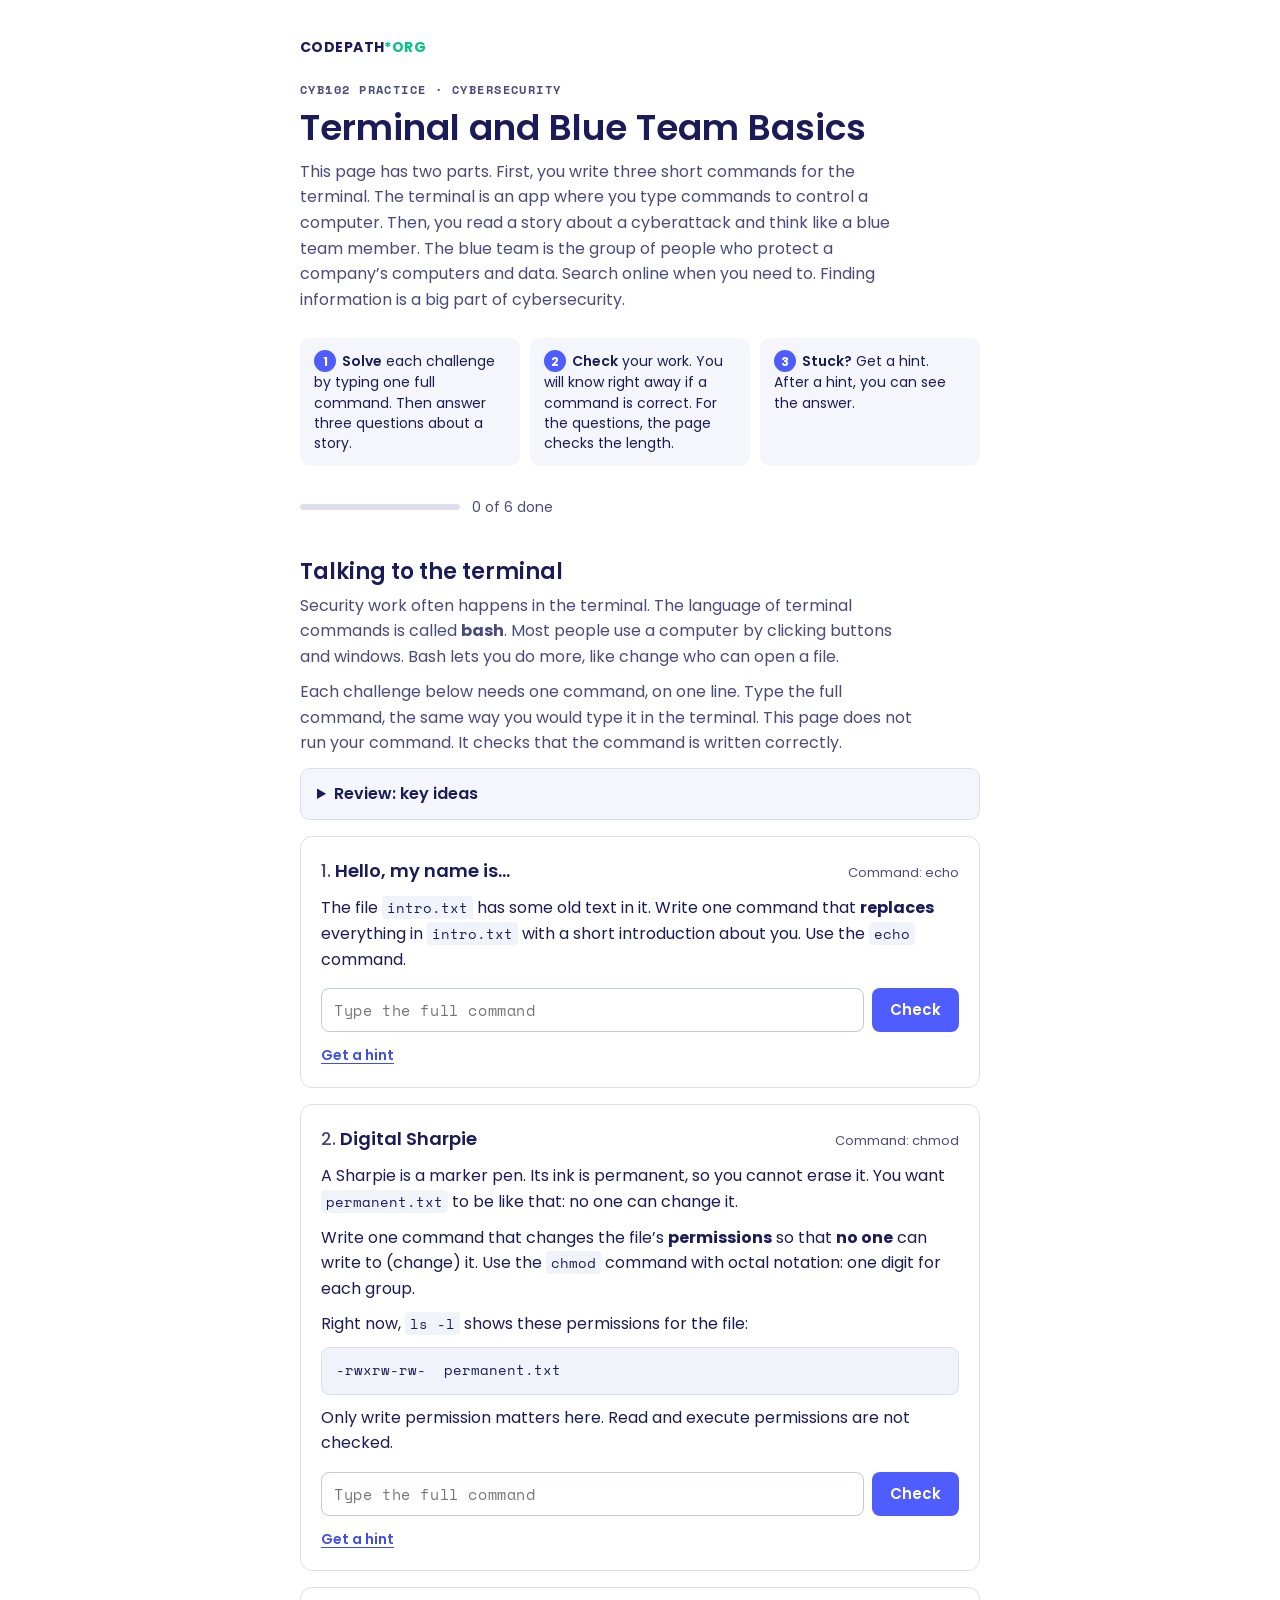
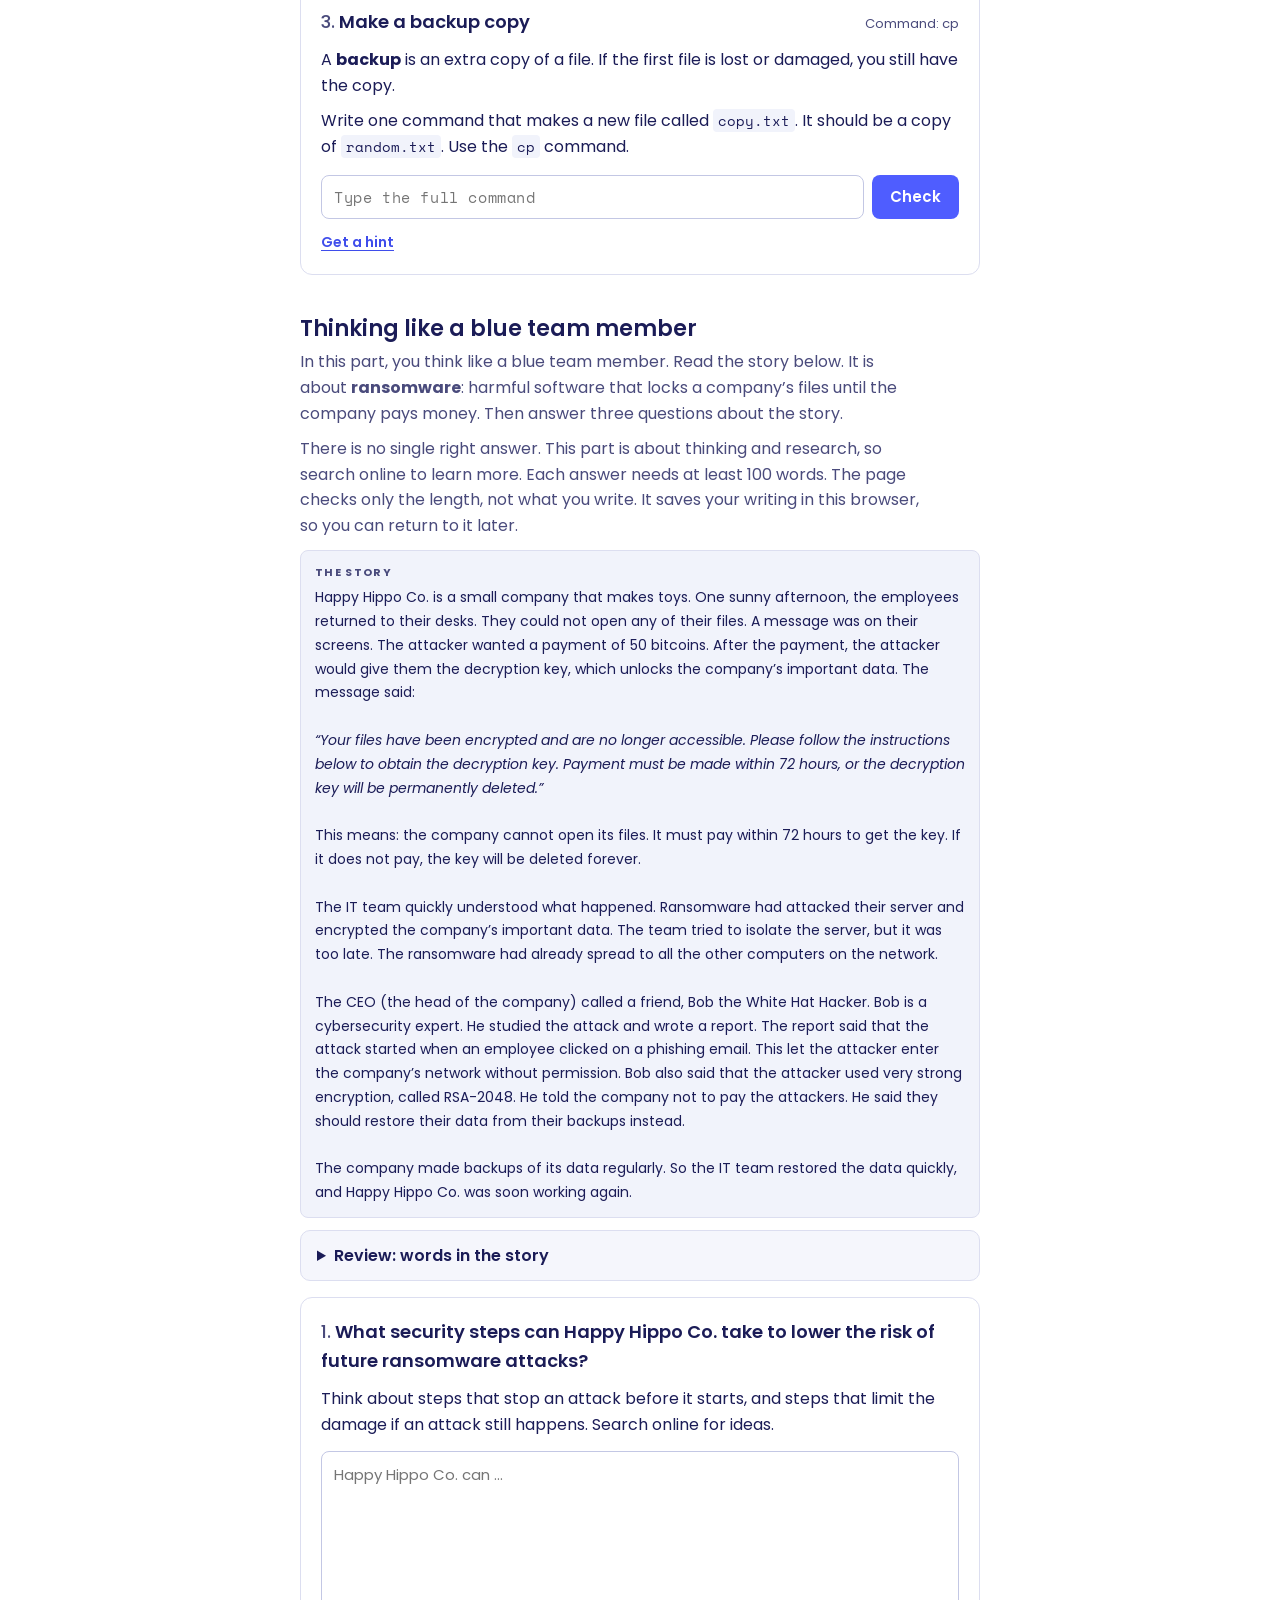
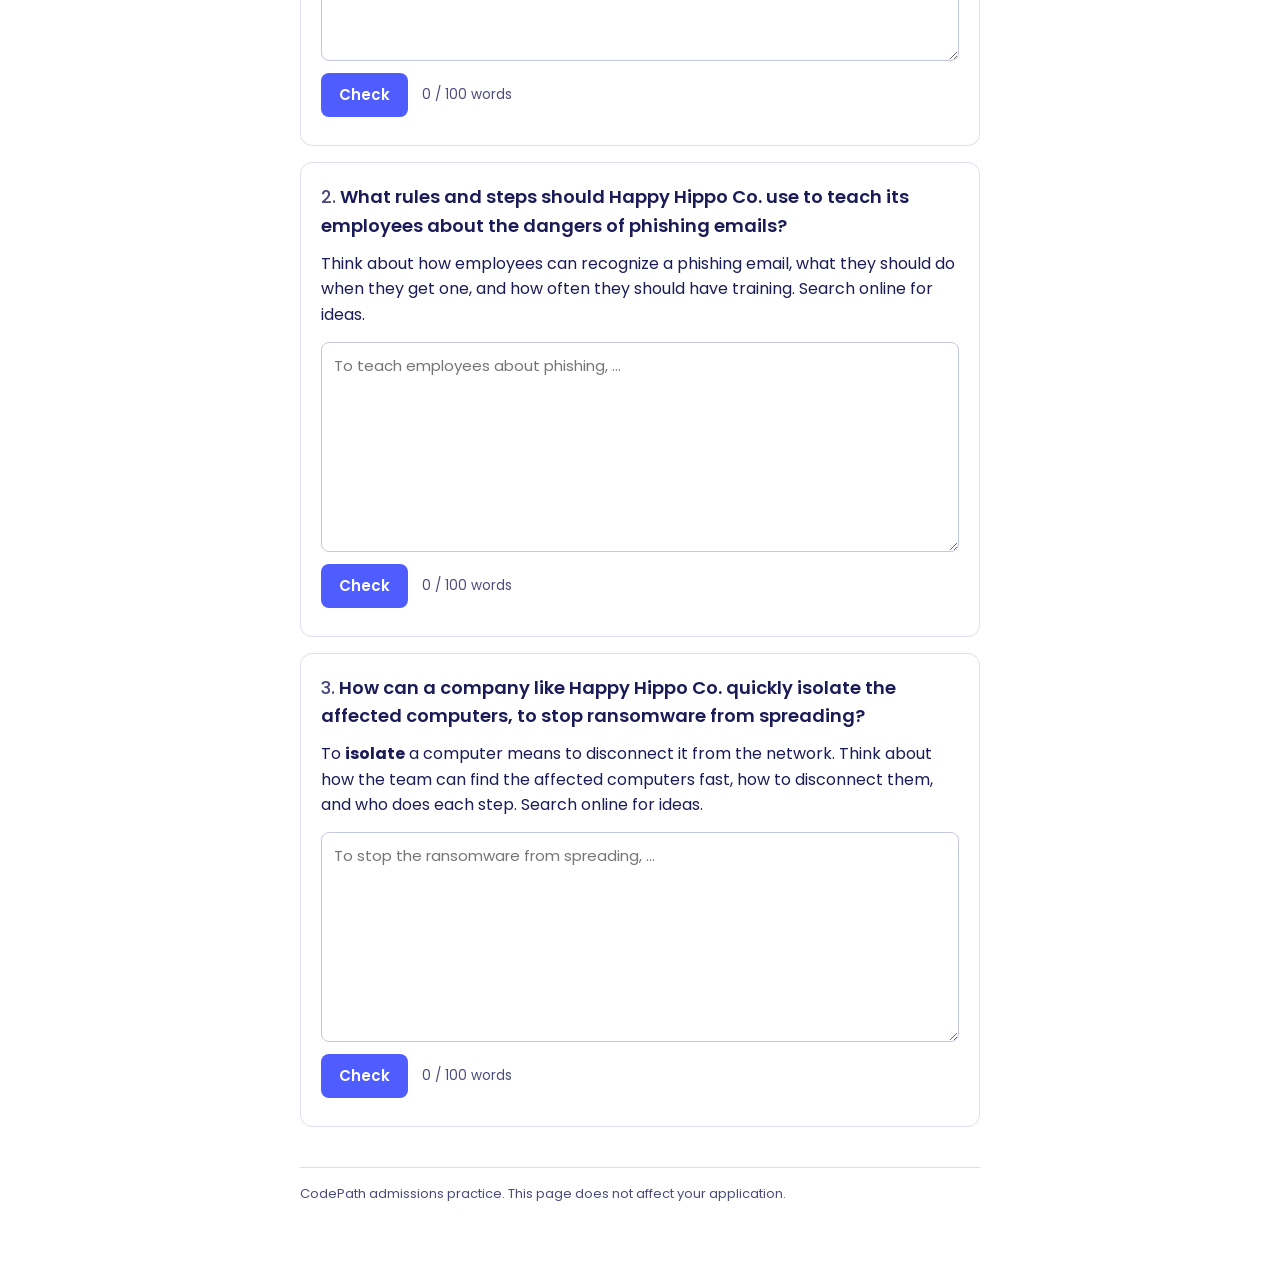
<file: cyb102/index.html>
<!DOCTYPE html>
<html lang="en">
<head>
<meta charset="utf-8">
<meta name="viewport" content="width=device-width, initial-scale=1">
<title>CYB102 Practice: Terminal and Blue Team Basics | CodePath</title>
<meta name="description" content="Free practice for the CodePath Cybersecurity placement assessment: three bash command challenges and a blue team scenario, with instant checks and hints.">
<link rel="preconnect" href="https://fonts.googleapis.com">
<link rel="preconnect" href="https://fonts.gstatic.com" crossorigin>
<link rel="stylesheet" href="https://fonts.googleapis.com/css2?family=Poppins:wght@400;500;600;700&family=Space+Mono:wght@400;700&display=swap">
<link rel="stylesheet" href="../assets/practice.css">
</head>
<body>
<main class="page">
  <div class="wordmark">CODEPATH<span>*ORG</span></div>
  <div class="eyebrow">CYB102 practice &middot; Cybersecurity</div>
  <h1>Terminal and Blue Team Basics</h1>
  <p class="lede">This page has two parts. First, you write three short commands for the terminal. The terminal is an app where you type commands to control a computer. Then, you read a story about a cyberattack and think like a blue team member. The blue team is the group of people who protect a company&rsquo;s computers and data. Search online when you need to. Finding information is a big part of cybersecurity.</p>

  <ol class="how">
    <li><strong>Solve</strong> each challenge by typing one full command. Then answer three questions about a story.</li>
    <li><strong>Check</strong> your work. You will know right away if a command is correct. For the questions, the page checks the length.</li>
    <li><strong>Stuck?</strong> Get a hint. After a hint, you can see the answer.</li>
  </ol>

  <div data-progress></div>

  <section class="section">
    <h2>Talking to the terminal</h2>
    <p>Security work often happens in the terminal. The language of terminal commands is called <strong>bash</strong>. Most people use a computer by clicking buttons and windows. Bash lets you do more, like change who can open a file.</p>
    <p>Each challenge below needs one command, on one line. Type the full command, the same way you would type it in the terminal. This page does not run your command. It checks that the command is written correctly.</p>
    <details class="review">
      <summary>Review: key ideas</summary>
      <p><strong>Commands.</strong> A command starts with its name. After the name, you add the details it needs, like file names. Spaces separate the parts.</p>
<pre>ls -l day.txt</pre>
      <p>Here, <code>ls</code> is the command name. <code>-l</code> is an <em>option</em>: it changes how the command works. <code>day.txt</code> is a file name. File names are case-sensitive, so <code>day.txt</code> and <code>Day.txt</code> are two different files.</p>
      <p><strong>echo</strong> prints text on the screen.</p>
<pre>echo "Good morning"
# prints on the screen: Good morning</pre>
      <p>Quote marks around the text are a good habit. If your text has an apostrophe, like <code>I'm</code>, use double quotes: <code>"I'm here"</code>.</p>
      <p><strong>Permissions.</strong> Every file has permissions. They decide who can <strong>read</strong> the file (open it), <strong>write</strong> to it (change it), and <strong>execute</strong> it (run it as a program). The command <code>ls -l</code> shows the permissions as letters, at the start of the line:</p>
<pre>-rw-r--r--  1 ana  staff  24 Sep 23 10:00 day.txt</pre>
      <p>Skip the first character. The next nine letters are three groups of three: one for the <strong>owner</strong> of the file, one for the file&rsquo;s <strong>group</strong> of users, and one for <strong>everyone else</strong>. In each group, <code>r</code> means read, <code>w</code> means write, <code>x</code> means execute, and <code>-</code> means &ldquo;not allowed.&rdquo;</p>
<pre>-   rw-     r--     r--
    owner   group   everyone else</pre>
      <p>Here, the owner can read and write. The group and everyone else can only read.</p>
      <p><strong>Your research.</strong> To solve the challenges, you also need to learn three things: how to send text into a file, how to write permissions with numbers, and how to use <code>cp</code>. Search online to find them. This is part of the practice. If you need help, use the hints.</p>
    </details>
    <div data-item="intro"></div>
    <div data-item="sharpie"></div>
    <div data-item="backup"></div>
  </section>

  <section class="section">
    <h2>Thinking like a blue team member</h2>
    <p>In this part, you think like a blue team member. Read the story below. It is about <strong>ransomware</strong>: harmful software that locks a company&rsquo;s files until the company pays money. Then answer three questions about the story.</p>
    <p>There is no single right answer. This part is about thinking and research, so search online to learn more. Each answer needs at least 100 words. The page checks only the length, not what you write. It saves your writing in this browser, so you can return to it later.</p>
    <div class="clue"><span class="k">The story</span>Happy Hippo Co. is a small company that makes toys. One sunny afternoon, the employees returned to their desks. They could not open any of their files. A message was on their screens. The attacker wanted a payment of 50 bitcoins. After the payment, the attacker would give them the decryption key, which unlocks the company&rsquo;s important data. The message said:<br><br><em>&ldquo;Your files have been encrypted and are no longer accessible. Please follow the instructions below to obtain the decryption key. Payment must be made within 72 hours, or the decryption key will be permanently deleted.&rdquo;</em><br><br>This means: the company cannot open its files. It must pay within 72 hours to get the key. If it does not pay, the key will be deleted forever.<br><br>The IT team quickly understood what happened. Ransomware had attacked their server and encrypted the company&rsquo;s important data. The team tried to isolate the server, but it was too late. The ransomware had already spread to all the other computers on the network.<br><br>The CEO (the head of the company) called a friend, Bob the White Hat Hacker. Bob is a cybersecurity expert. He studied the attack and wrote a report. The report said that the attack started when an employee clicked on a phishing email. This let the attacker enter the company&rsquo;s network without permission. Bob also said that the attacker used very strong encryption, called RSA-2048. He told the company not to pay the attackers. He said they should restore their data from their backups instead.<br><br>The company made backups of its data regularly. So the IT team restored the data quickly, and Happy Hippo Co. was soon working again.</div>
    <details class="review">
      <summary>Review: words in the story</summary>
      <ul>
        <li><strong>Encrypt:</strong> to change data into a secret code, so no one can read it without a key. The <strong>decryption key</strong> makes the data readable again. <strong>RSA-2048</strong> is a very strong kind of encryption. Without the key, it is almost impossible to unlock the files.</li>
        <li><strong>Bitcoin:</strong> a kind of digital money. Attackers often ask for it because it is hard to know who received the payment.</li>
        <li><strong>Phishing email:</strong> a fake email that tries to trick a person. It may ask them to click a link, open a file, or type a password.</li>
        <li><strong>Server:</strong> a computer that stores files or runs programs for other computers. A <strong>network</strong> is a group of computers that are connected, so they can share files and data.</li>
        <li><strong>IT team:</strong> the people who manage a company&rsquo;s computers and network.</li>
        <li><strong>Isolate:</strong> to disconnect a computer from the network, so an attack cannot spread to other computers.</li>
        <li><strong>Backup:</strong> an extra copy of data, kept in a safe place. To <strong>restore</strong> data means to use the backup to replace data that was lost or locked.</li>
        <li><strong>White hat hacker:</strong> a security expert who uses hacking skills to protect people, not to harm them.</li>
      </ul>
    </details>
    <div data-item="measures"></div>
    <div data-item="phishing"></div>
    <div data-item="isolate"></div>
  </section>

  <div class="done" data-done hidden>
    <h2>You finished all the challenges and questions.</h2>
    <p>Great work. In CYB102, you use the terminal often, and you learn to protect computers and data the way a blue team does.</p>
  </div>

  <p class="foot">CodePath admissions practice. This page does not affect your application.</p>
</main>

<script>
(function () {
  /* ---------- helpers for the three command checks ---------- */
  function esc(s) {
    return String(s).replace(/[&<>"']/g, function (c) {
      return { "&": "&amp;", "<": "&lt;", ">": "&gt;", '"': "&quot;", "'": "&#39;" }[c];
    });
  }
  function code(s) { return "<code>" + esc(s) + "</code>"; }
  function warn(msg) { return { state: "warn", msg: msg }; }
  function bad(msg) { return { state: "bad", msg: msg }; }
  function val(t) { return t.v; }

  // Split a command line the way bash does: quotes group words, and > >> < | ; & ( ) are symbols.
  // A number stuck to > (like 2>) is a stream number, not a word. A word that starts with # begins a comment.
  function lex(s) {
    var tokens = [], cur = null, q = false, quote = null, i = 0, c, v, fd;
    function flush() { if (cur !== null) { tokens.push({ op: false, v: cur }); cur = null; } q = false; }
    while (i < s.length) {
      c = s.charAt(i);
      if (quote === "'") {
        if (c === "'") quote = null; else cur += c;
        i += 1; continue;
      }
      if (quote === '"') {
        if (c === '"') quote = null;
        else if (c === "\\" && i + 1 < s.length && '"\\$`'.indexOf(s.charAt(i + 1)) !== -1) { cur += s.charAt(i + 1); i += 2; continue; }
        else cur += c;
        i += 1; continue;
      }
      if (c === "'" || c === '"') { quote = c; q = true; if (cur === null) cur = ""; i += 1; continue; }
      if (c === "\\" && i + 1 < s.length) { cur = (cur || "") + s.charAt(i + 1); q = true; i += 2; continue; }
      if (/\s/.test(c)) { flush(); i += 1; continue; }
      if (c === "#" && cur === null) return { tokens: tokens, comment: true };
      if (c === ">") {
        fd = cur !== null && !q && /^\d+$/.test(cur) ? cur : null;
        if (fd !== null) { cur = null; q = false; } else flush();
        v = ">"; i += 1;
        if (s.charAt(i) === ">") { v = ">>"; i += 1; }
        else if (s.charAt(i) === "|") { i += 1; }
        else if (s.charAt(i) === "&") { v = ">&"; i += 1; }
        if (fd !== null && +fd !== 1) v = fd + v;
        tokens.push({ op: true, v: v }); continue;
      }
      if (c === "&" && s.charAt(i + 1) === ">") {
        flush();
        v = s.charAt(i + 2) === ">" ? "&>>" : "&>";
        tokens.push({ op: true, v: v }); i += v.length; continue;
      }
      if ("<|;&()".indexOf(c) !== -1) { flush(); tokens.push({ op: true, v: c }); i += 1; continue; }
      cur = (cur || "") + c; i += 1;
    }
    if (quote) return { open: quote };
    flush();
    return { tokens: tokens };
  }

  var KNOWN = ["echo", "chmod", "cp", "cat", "mv", "touch", "printf", "ls", "cd", "nano", "vi", "vim", "chown", "chgrp", "chattr", "attrib", "icacls", "rm", "mkdir", "tee", "rsync", "scp", "dd", "ditto", "install", "cpio", "xcopy", "robocopy", "print", "say", "write", "type", "open", "less", "more", "head", "tail", "grep", "sed", "awk"];
  var CURLY = "Use straight quote marks, like " + code("\"") + ", not curly ones, like &ldquo; &rdquo;. Some phones and apps change quote marks by themselves. Bash does not treat curly quote marks as quotes.";

  // How many one-letter changes turn a into b (add, remove, change, or swap two letters next to each other).
  function dist(a, b) {
    var d = [], i, j, cost;
    for (i = 0; i <= a.length; i++) d[i] = [i];
    for (j = 0; j <= b.length; j++) d[0][j] = j;
    for (i = 1; i <= a.length; i++) {
      for (j = 1; j <= b.length; j++) {
        cost = a.charAt(i - 1) === b.charAt(j - 1) ? 0 : 1;
        d[i][j] = Math.min(d[i - 1][j] + 1, d[i][j - 1] + 1, d[i - 1][j - 1] + cost);
        if (i > 1 && j > 1 && a.charAt(i - 1) === b.charAt(j - 2) && a.charAt(i - 2) === b.charAt(j - 1)) d[i][j] = Math.min(d[i][j], d[i - 2][j - 2] + 1);
      }
    }
    return d[a.length][b.length];
  }

  // Checks shared by all three challenges. Returns { err } or { t: tokens, starting with the command, comment }.
  function start(raw, want, special) {
    var s = raw.trim();
    if (/^\$/.test(s)) return { err: warn("Do not type the " + code("$") + " at the start. The terminal shows " + code("$") + " when it is ready for a command. It is not part of the command.") };
    var lx = lex(s);
    if (lx.open && /[“”]/.test(s)) return { err: warn(CURLY) };
    if (lx.open === "'") return { err: warn("Your quote marks do not match. In bash, an apostrophe (" + code("'") + ") also starts a quote. If your text has an apostrophe, like " + code("I'm") + ", put the whole text inside double quotes, like " + code("\"I'm here\"") + ".") };
    if (lx.open) return { err: warn("Your quote marks do not match. Start and end the text with the same quote mark, like " + code("\"this\"") + ".") };
    var t = lx.tokens;
    if (t.length && t[t.length - 1].op && t[t.length - 1].v === ";") t = t.slice(0, -1);
    if (t.length > 1 && !t[0].op && t[0].v === "sudo") t = t.slice(1);
    var first = t.length && !t[0].op ? t[0].v : "";
    if (first !== want) {
      var low = first.toLowerCase();
      var line = s.replace(/^sudo\s+/, ""), rest = line.slice(want.length);
      if (low === want) return { err: warn("Bash commands are case-sensitive. Type " + code(want) + " in small (lowercase) letters.") };
      if (line.slice(0, want.length).toLowerCase() === want && rest && (/^[^\sa-z]/i.test(rest) || /^[a-z]\S*\./i.test(rest))) return { err: warn("Put a space after " + code(want) + ".") };
      if (special && special[low]) return { err: bad(special[low]) };
      if (KNOWN.indexOf(low) !== -1) return { err: bad("This challenge uses " + code(want) + ", not " + code(first) + ". Start the command with " + code(want) + ".") };
      if (dist(low, want) === 1) return { err: bad("Check the spelling of the command. This challenge uses " + code(want) + ".") };
      return { err: bad("Type the full command. It starts with " + code(want) + ".") };
    }
    return { t: t, comment: !!lx.comment };
  }

  // Compares a typed file name with the expected one. A leading ./ ("this folder") is fine.
  function fileState(typed, want) {
    var f = typed.replace(/^\.\//, "");
    if (f === want) return "ok";
    if (!f) return "empty";
    if (f.toLowerCase() === want.toLowerCase()) return "case";
    if (f.toLowerCase() === want.replace(/\.txt$/, "").toLowerCase()) return "noext";
    return "wrong";
  }
  function caseMsg(typed, want) {
    return warn("File names are case-sensitive, so " + code(typed.replace(/^\.\//, "")) + " and " + code(want) + " are two different files. Check the capital letters.");
  }
  var NOEXT = "Type the whole file name, with " + code(".txt") + " at the end.";
  var EXTRA = "Your command has extra text after the file name. The file name should be the last part of the command.";

  function safe(fn) {
    return function (raw) {
      try { return fn(String(raw)); } catch (e) { return warn("Check your command and try again."); }
    };
  }

  /* Challenge 1: echo "..." > intro.txt */
  var WHY_ECHO = code("echo") + " prints your text. The " + code(">") + " symbol sends the text into " + code("intro.txt") + " instead of the screen, and it replaces everything that was in the file. " + code(">>") + " would keep the old text and add yours at the end. Any introduction is fine.";
  var REDIR = /^\d*(>>?|>&)$|^&>>?$/;
  var QUOTE_OPS = ["(", ")", ";", "&", "|", "<"];
  function stripFlags(words) {
    while (words.length && /^-[neE]+$/.test(words[0])) words.shift();
    return words;
  }
  function checkEcho(raw) {
    var r = start(raw, "echo");
    if (r.err) return r.err;
    var t = r.t, k = -1, i;
    for (i = 1; i < t.length; i++) { if (t[i].op) { k = i; break; } }
    var curly = /[“”]/.test(raw);
    if (k === -1 && r.comment) return warn(curly ? CURLY : "In bash, a word that starts with " + code("#") + " begins a comment, so bash skips the rest of the line. Put your introduction inside quotes, like " + code("\"text\"") + ".");
    if (k === -1) return warn("This command only prints your text on the screen. How can you send the text into the file instead?");
    var op = t[k].v, next = t[k + 1];
    var later = t.slice(k + 1).some(function (x) { return x.op && REDIR.test(x.v); });
    if (curly && (later || QUOTE_OPS.indexOf(op) !== -1)) return warn(CURLY);
    if (op === "(" || op === ")" || later && QUOTE_OPS.indexOf(op) !== -1) return warn("Put your introduction inside quotes, like " + code("\"text\"") + ". Without quotes, bash reads " + code(op) + " as a special symbol, not as part of your text.");
    if (/^\d+>/.test(op)) return warn("A number right before " + code(">") + " changes what goes into the file. For example, " + code("2>") + " sends only error messages, not your text. Put a space before " + code(">") + ", or remove the number.");
    if (op === ">>" || op === "&>>") return warn(code(op) + " adds your text to the end of the file and keeps the old text. This challenge asks you to replace the old text.");
    if (op === "&>" || op === ">&" && !(next && !next.op && /^\d+$/.test(next.v))) return warn("In a real terminal, " + code(op) + " also sends your text into the file. But it sends error messages there too. This challenge asks you to use " + code(">") + ".");
    if (op === "<") return warn(code("<") + " reads from a file. It does not write into one. Which symbol sends text into a file?");
    if (op === "|" && next && !next.op && next.v === "tee") return warn(code("tee") + " also writes the text into a file, but this challenge asks you to use " + code(">") + ".");
    if (op === "|") return warn(code("|") + " sends the text to another command, not into a file. Which symbol sends text into a file?");
    if (op !== ">") return warn(code(op) + " does not send the text into a file. Which symbol does?");
    var after = t.slice(k + 1);
    if (!after.length || after[0].op) return warn("Add the file name after " + code(">") + ".");
    var tail = after.slice(1);
    if (tail.some(function (x) { return x.op; })) return warn(EXTRA);
    // Bash also accepts the text after the file name, like: echo > intro.txt "Hi"
    var words = stripFlags(t.slice(1, k).map(val)), front = false;
    if (tail.length) {
      if (words.length) return warn(EXTRA);
      words = stripFlags(tail.map(val));
      front = true;
    }
    var text = words.join(" ");
    if (!text.trim()) return warn("Add your introduction between " + code("echo") + " and " + code(">") + ".");
    var f = fileState(after[0].v, "intro.txt");
    if (f === "empty") return warn("Add the file name after " + code(">") + ".");
    if (f === "case") return caseMsg(after[0].v, "intro.txt");
    if (f === "noext") return warn(NOEXT);
    if (f === "wrong") return warn("Check the file name. Which file does this challenge ask you to change?");
    return { ok: true, msg: "Now " + code("intro.txt") + " holds only your text: " + code(text.trim()) +
      (front ? ". This order works too, but most people put the text before " + code(">") + "." : "") + "<br>" + WHY_ECHO };
  }

  /* Challenge 2: chmod with an octal mode that has no write bit */
  var GROUPS = ["the owner", "the group", "everyone else"];
  function joinList(a) {
    if (a.length < 3) return a.join(" and ");
    return a.slice(0, -1).join(", ") + ", and " + a[a.length - 1];
  }
  function letters(d3) {
    return d3.split("").map(function (d) {
      d = +d;
      return (d & 4 ? "r" : "-") + (d & 2 ? "w" : "-") + (d & 1 ? "x" : "-");
    }).join("");
  }
  function looksLikeFile(s) { return /\.txt$/i.test(s) || /permanent/i.test(s); }
  function checkChmod(raw) {
    var r = start(raw, "chmod");
    if (r.err) return r.err;
    var t = r.t.slice(1), i;
    for (i = 0; i < t.length; i++) {
      if (t[i].op) return warn("This command does not need " + code(t[i].v) + ". Type " + code("chmod") + ", then the permissions, then the file name.");
    }
    var a = t.map(val);
    while (a.length && /^(-[Rvcf]+|--[a-z-]*)$/.test(a[0])) a.shift();
    if (!a.length) return warn("Add the permissions and the file name after " + code("chmod") + ".");
    if (a.length === 1) {
      if (looksLikeFile(a[0]) && /^\d+\D/.test(a[0])) return warn("Put a space between the permissions and the file name.");
      return looksLikeFile(a[0]) ? warn("Add the permissions before the file name.") : warn("Add the file name after the permissions.");
    }
    var mode = a[0], file = a[1];
    if (looksLikeFile(mode) && !looksLikeFile(file)) return warn("Check the order. Type the permissions first, then the file name.");
    if (a.length > 2) {
      var lead = a.slice(0, -1);
      if (!looksLikeFile(a[a.length - 1]) || lead.some(function (x) { return x && fileState(x, "permanent.txt") !== "wrong"; })) return warn(EXTRA);
      if (lead.every(function (x) { return /^\d+$/.test(x); })) return warn("Type the digits together, with no spaces, like " + code(lead.join("")) + ".");
      return warn("Your command has extra text before the file name. Type " + code("chmod") + ", then the permissions, then the file name.");
    }
    var f = fileState(file, "permanent.txt");
    if (f === "case") return caseMsg(file, "permanent.txt");
    if (f === "noext") return warn(NOEXT);
    if (f !== "ok") return warn("Check the file name. Which file does this challenge ask you to change?");
    if (/^[-dl]?([r-][w-][x-]){3}$/.test(mode)) return warn("Those are the letters that " + code("ls -l") + " shows. This challenge asks for octal notation, with numbers. Change each group of three letters into one digit.");
    if (/^[ugoa]*[-+=][rwxXst]*(,[ugoa]*[-+=][rwxXst]*)*$/.test(mode)) return warn("That is symbolic notation, with letters. It works in a real terminal, but this challenge asks for octal notation, with numbers.");
    if (/^\d+$/.test(mode) && /[89]/.test(mode)) return warn("Octal numbers use only the digits 0 to 7.");
    if (/^\d+$/.test(mode) && !/^\d{3,4}$/.test(mode)) return warn("Use three digits: one for the owner, one for the group, and one for everyone else.");
    if (!/^[0-7]{3,4}$/.test(mode)) return warn("Type the permissions in octal notation: three digits from 0 to 7.");
    var d3 = mode.slice(-3), who = [];
    for (i = 0; i < 3; i++) { if (+d3.charAt(i) & 2) who.push(GROUPS[i]); }
    if (who.length) return warn("With " + code(mode) + ", " + joinList(who) + " can still write to the file. Which digits include write?");
    return { ok: true, msg: code(mode) + " gives the permissions " + code(letters(d3)) + ". None of the digits includes write (2), so no one can write to " + code("permanent.txt") + "." +
      (mode.length === 4 ? " The first of your four digits is for special settings. The last three are for the three groups." : "") +
      " Remember: read is 4, write is 2, and execute is 1." };
  }

  /* Challenge 3: cp random.txt copy.txt */
  var CP_SPECIAL = {
    mv: code("mv") + " moves or renames a file, so " + code("random.txt") + " would be gone. This challenge asks for a copy. Use " + code("cp") + ".",
    cat: code("cat") + " shows what is in a file. With " + code(">") + ", it can also copy text, but this challenge asks you to use " + code("cp") + ".",
    copy: code("copy") + " is a Windows command. In bash, the command that copies a file is " + code("cp") + ".",
    ln: code("ln") + " makes a link, which is another name for the same file. It is not a separate copy: if you change one, the other changes too. Use " + code("cp") + "."
  };
  function checkCp(raw) {
    var r = start(raw, "cp", CP_SPECIAL);
    if (r.err) return r.err;
    var t = r.t.slice(1), i;
    for (i = 0; i < t.length; i++) {
      if (t[i].op) {
        return warn(t[i].v === ">"
          ? code("cp") + " does not need " + code(">") + ". Type the two file names after " + code("cp") + ", with a space between them."
          : "This command does not need " + code(t[i].v) + ". Type " + code("cp") + ", then the two file names.");
      }
    }
    var a = t.map(val);
    while (a.length && /^(-[a-zA-Z]+|--[a-z-]*)$/.test(a[0])) a.shift();
    if (!a.length) return warn("Add the file names after " + code("cp") + ".");
    if (a.length === 1) return warn(code("cp") + " needs two file names: the file to copy, and the name of the new file.");
    if (a.length > 2) return warn("Use only two file names: the file to copy, and the name of the new file.");
    var src = a[0].replace(/^\.\//, ""), dst = a[1].replace(/^\.\//, "");
    if (src.toLowerCase() === "copy.txt" && dst.toLowerCase() === "random.txt") return warn("Check the order. Which file already exists, and which file are you making?");
    var sf = fileState(src, "random.txt"), df = fileState(dst, "copy.txt");
    if (sf === "case") return caseMsg(src, "random.txt");
    if (df === "case") return caseMsg(dst, "copy.txt");
    if (sf === "noext" || df === "noext") return warn(NOEXT);
    if (sf !== "ok") return warn("The first file name should be the file you want to copy. Which file already exists?");
    if (df !== "ok") return warn("Check the name of the new file. What does the challenge ask you to call it?");
    return { ok: true };
  }

  window.PRACTICE = {
    page: "cyb102",
    progressWord: "done",
    items: {

      /* ---------- Talking to the terminal ---------- */
      intro: {
        type: "text",
        num: 1,
        title: "Hello, my name is…",
        meta: "Command: echo",
        body: '<p>The file <code>intro.txt</code> has some old text in it. Write one command that <strong>replaces</strong> everything in <code>intro.txt</code> with a short introduction about you. Use the <code>echo</code> command.</p>',
        placeholder: "Type the full command",
        accept: ['echo "Hi, my name is Ana." > intro.txt'],
        noun: "command",
        validate: safe(checkEcho),
        hints: [
          "The <code>echo</code> command prints text. Search online for &ldquo;bash echo text to a file&rdquo;.",
          "By itself, <code>echo</code> prints on the screen. A symbol after the text can send the text into a file instead. One symbol replaces the old text. Another one adds to it.",
          "The form is <code>echo \"text\" &gt; file</code>. Put your introduction in place of <code>text</code>, and the file for this challenge in place of <code>file</code>."
        ],
        why: WHY_ECHO
      },

      sharpie: {
        type: "text",
        num: 2,
        title: "Digital Sharpie",
        meta: "Command: chmod",
        body: '<p>A Sharpie is a marker pen. Its ink is permanent, so you cannot erase it. You want <code>permanent.txt</code> to be like that: no one can change it.</p>' +
              '<p>Write one command that changes the file&rsquo;s <strong>permissions</strong> so that <strong>no one</strong> can write to (change) it. Use the <code>chmod</code> command with octal notation: one digit for each group.</p>' +
              '<p>Right now, <code>ls -l</code> shows these permissions for the file:</p>' +
              '<pre>-rwxrw-rw-  permanent.txt</pre>' +
              '<p>Only write permission matters here. Read and execute permissions are not checked.</p>',
        placeholder: "Type the full command",
        accept: ["chmod 444 permanent.txt"],
        noun: "command",
        validate: safe(checkChmod),
        hints: [
          "Look at <code>-rwxrw-rw-</code>. Skip the first character, then split the rest into three groups of three letters. Which groups have a <code>w</code>?",
          "Each group becomes one digit. Read is 4, write is 2, and execute is 1. Add the numbers for the permissions that you want to keep. Do not include write (2) in any group.",
          "For example, a group that can only read is <code>4</code>. Type <code>chmod</code>, then three digits, then the file name."
        ],
        why: "In octal, each digit is one group: the owner, the group, and everyone else. Read is 4, write is 2, and execute is 1. <code>444</code> gives every group read only (<code>r--r--r--</code>), so no one can write to the file. Other digits also work, like <code>555</code> or <code>400</code>, if no digit includes write."
      },

      backup: {
        type: "text",
        num: 3,
        title: "Make a backup copy",
        meta: "Command: cp",
        body: '<p>A <strong>backup</strong> is an extra copy of a file. If the first file is lost or damaged, you still have the copy.</p>' +
              '<p>Write one command that makes a new file called <code>copy.txt</code>. It should be a copy of <code>random.txt</code>. Use the <code>cp</code> command.</p>',
        placeholder: "Type the full command",
        accept: ["cp random.txt copy.txt"],
        noun: "command",
        validate: safe(checkCp),
        hints: [
          "Search online for &ldquo;bash cp command&rdquo;. What does <code>cp</code> need after its name?",
          "<code>cp</code> needs two file names. The first is a file that already exists. The second is the name of the new copy.",
          "The form is <code>cp old-file new-file</code>. Which file already exists: <code>random.txt</code> or <code>copy.txt</code>?"
        ],
        why: "<code>cp</code> makes the second file an exact copy of the first file. <code>random.txt</code> already exists, so it comes first. <code>copy.txt</code> is the new file, so it comes second. After the command, both files are there."
      },

      /* ---------- Thinking like a blue team member ---------- */
      measures: {
        type: "writing",
        num: 1,
        title: "What security steps can Happy Hippo Co. take to lower the risk of future ransomware attacks?",
        body: '<p>Think about steps that stop an attack before it starts, and steps that limit the damage if an attack still happens. Search online for ideas.</p>',
        minWords: 100,
        rows: 8,
        placeholder: "Happy Hippo Co. can ...",
        why: "There is no single right answer. Security teams often use many kinds of protection together. If one fails, another one can still stop the attack."
      },

      phishing: {
        type: "writing",
        num: 2,
        title: "What rules and steps should Happy Hippo Co. use to teach its employees about the dangers of phishing emails?",
        body: '<p>Think about how employees can recognize a phishing email, what they should do when they get one, and how often they should have training. Search online for ideas.</p>',
        minWords: 100,
        rows: 8,
        placeholder: "To teach employees about phishing, ...",
        why: "There is no single right answer. In the story, one click on a phishing email started the whole attack. That is why training people is as important as security tools."
      },

      isolate: {
        type: "writing",
        num: 3,
        title: "How can a company like Happy Hippo Co. quickly isolate the affected computers, to stop ransomware from spreading?",
        body: '<p>To <strong>isolate</strong> a computer means to disconnect it from the network. Think about how the team can find the affected computers fast, how to disconnect them, and who does each step. Search online for ideas.</p>',
        minWords: 100,
        rows: 8,
        placeholder: "To stop the ransomware from spreading, ...",
        why: "There is no single right answer. In the story, the team tried to isolate the server, but the ransomware spread first. A plan made before an attack helps a team act fast."
      }
    }
  };
})();
</script>
<script src="../assets/practice.js"></script>
</body>
</html>
</file>
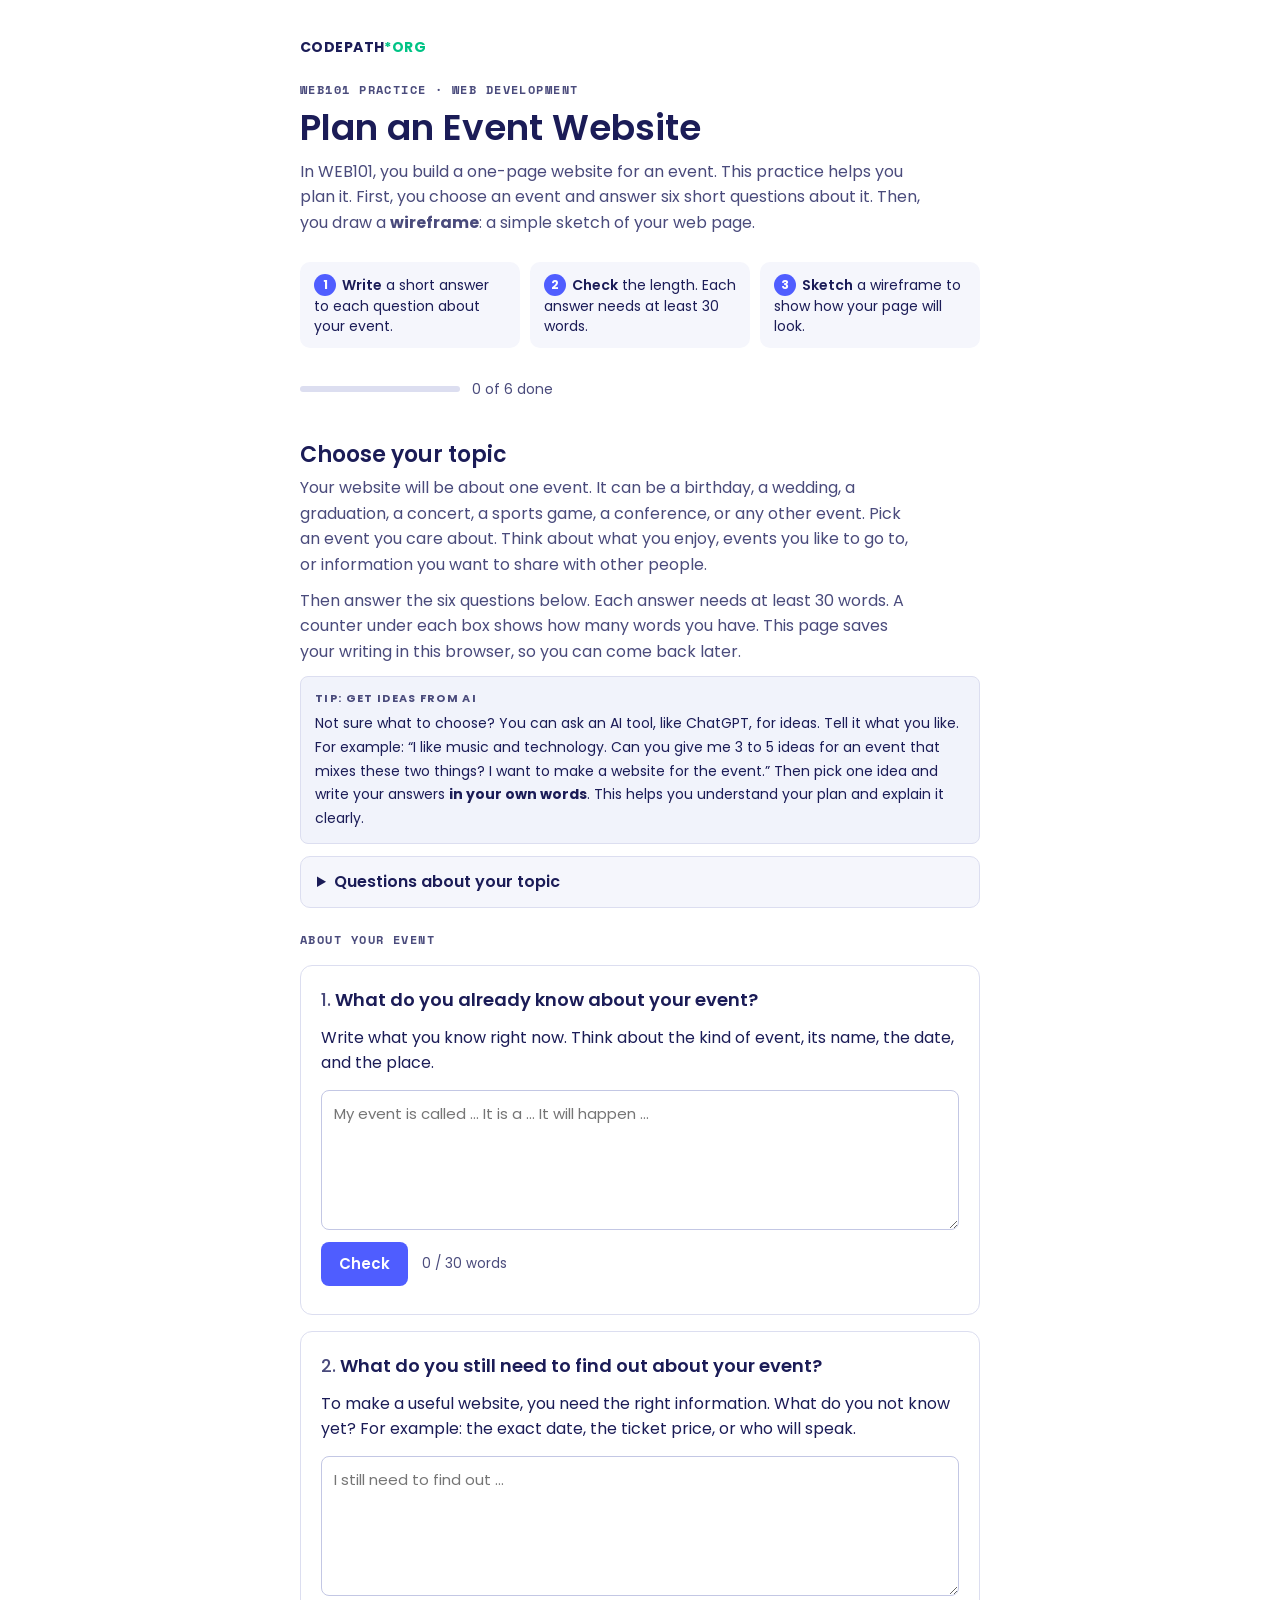
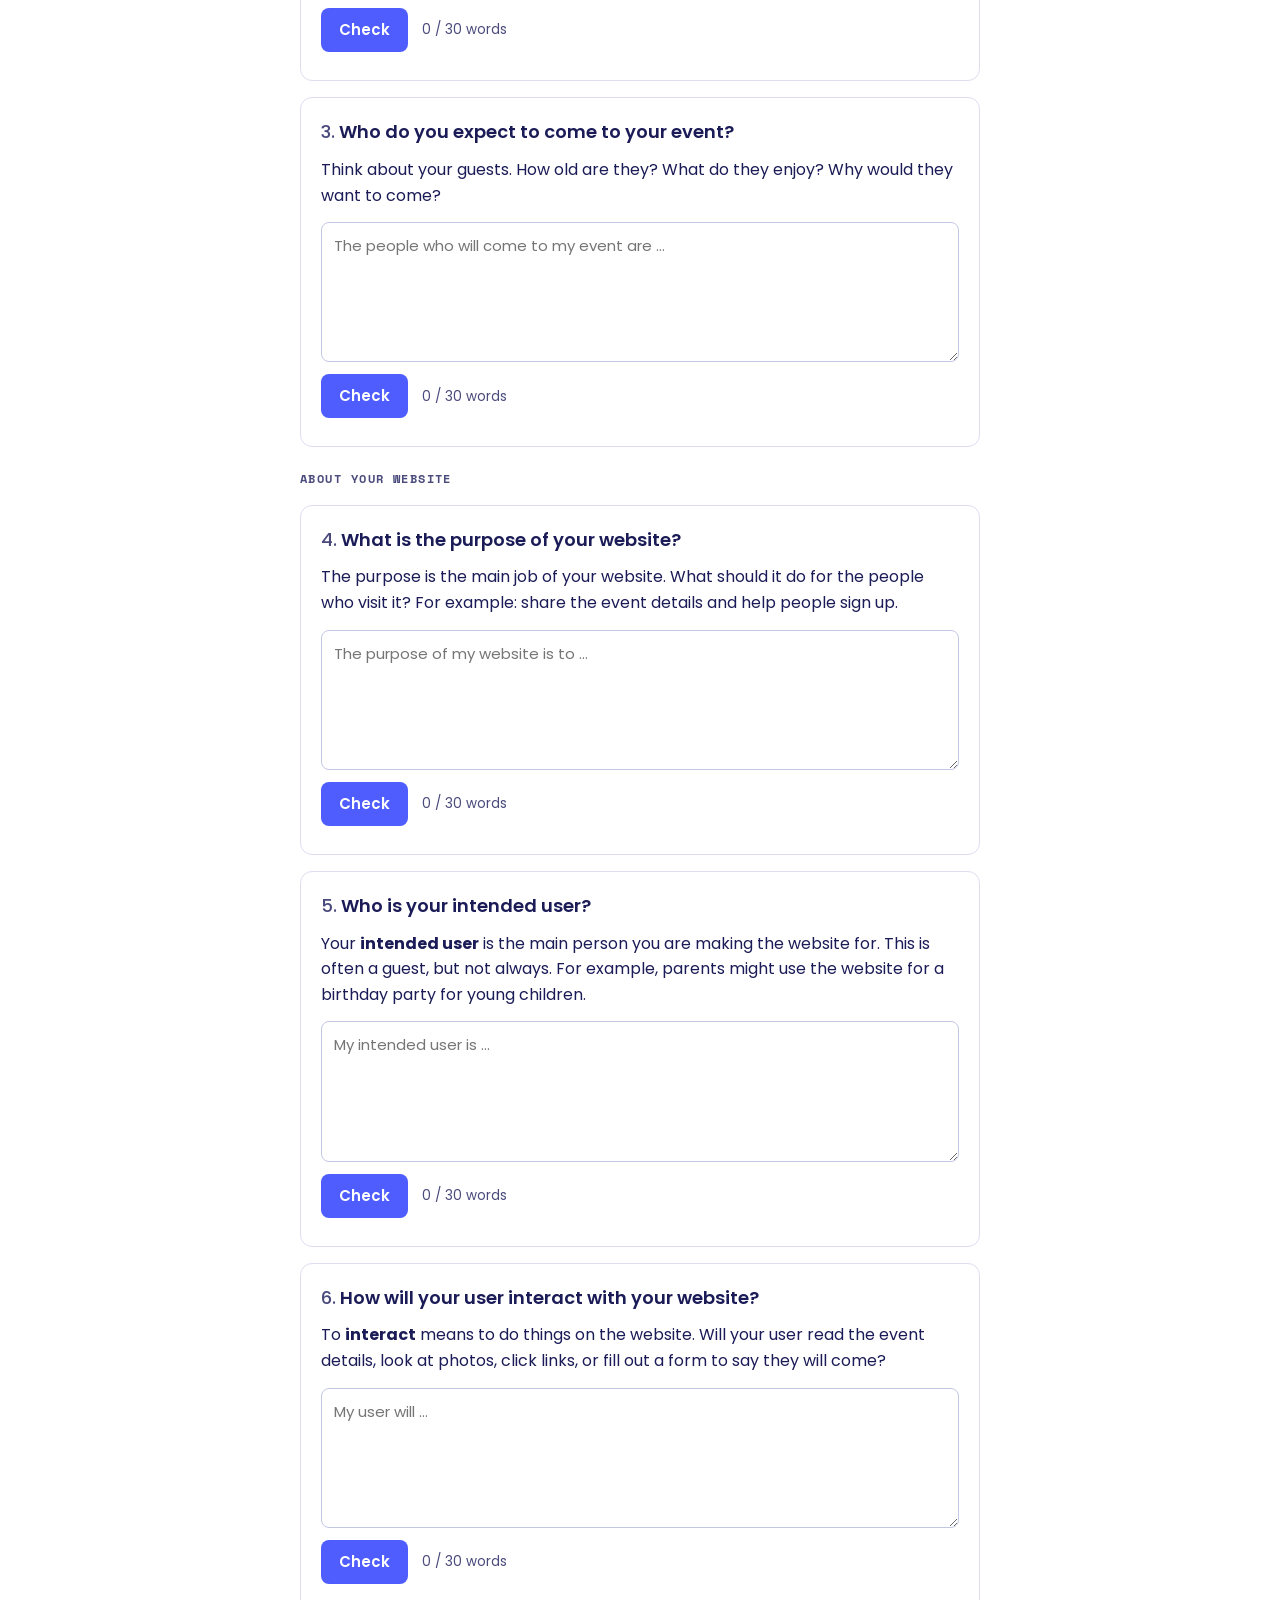
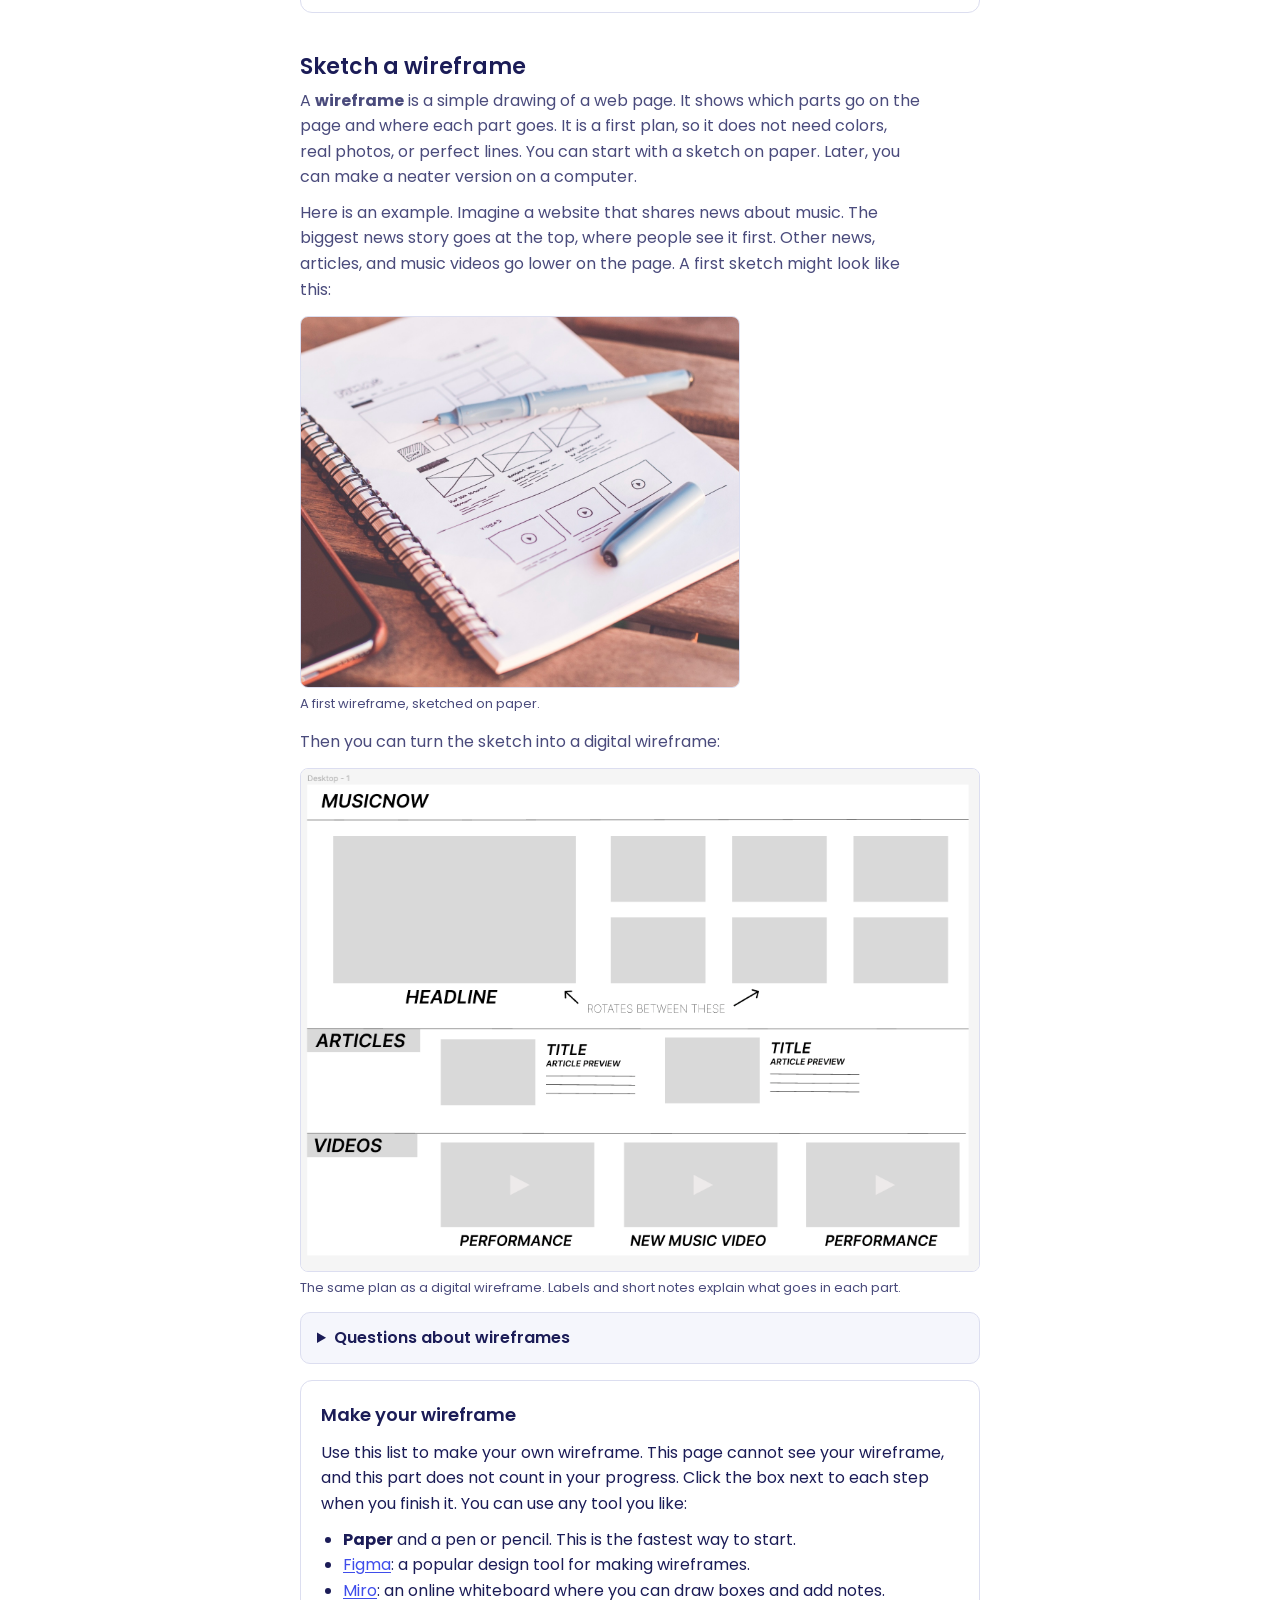
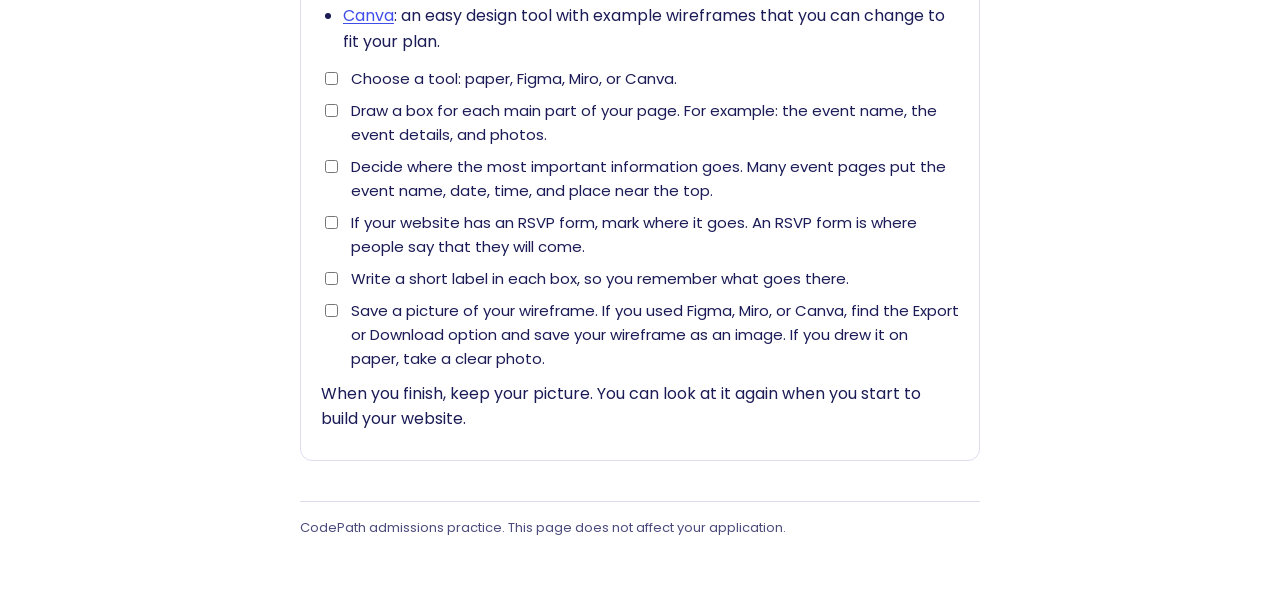
<file: web101/index.html>
<!DOCTYPE html>
<html lang="en">
<head>
<meta charset="utf-8">
<meta name="viewport" content="width=device-width, initial-scale=1">
<title>WEB101 Practice: Plan an Event Website | CodePath</title>
<meta name="description" content="Free practice for the CodePath Web Development placement assessment: choose an event, answer six short planning questions, and sketch a wireframe for your website.">
<link rel="preconnect" href="https://fonts.googleapis.com">
<link rel="preconnect" href="https://fonts.gstatic.com" crossorigin>
<link rel="stylesheet" href="https://fonts.googleapis.com/css2?family=Poppins:wght@400;500;600;700&family=Space+Mono:wght@400;700&display=swap">
<link rel="stylesheet" href="../assets/practice.css">
</head>
<body>
<main class="page">
  <div class="wordmark">CODEPATH<span>*ORG</span></div>
  <div class="eyebrow">WEB101 practice &middot; Web Development</div>
  <h1>Plan an Event Website</h1>
  <p class="lede">In WEB101, you build a one-page website for an event. This practice helps you plan it. First, you choose an event and answer six short questions about it. Then, you draw a <strong>wireframe</strong>: a simple sketch of your web page.</p>

  <ol class="how">
    <li><strong>Write</strong> a short answer to each question about your event.</li>
    <li><strong>Check</strong> the length. Each answer needs at least 30 words.</li>
    <li><strong>Sketch</strong> a wireframe to show how your page will look.</li>
  </ol>

  <div data-progress></div>

  <section class="section">
    <h2>Choose your topic</h2>
    <p>Your website will be about one event. It can be a birthday, a wedding, a graduation, a concert, a sports game, a conference, or any other event. Pick an event you care about. Think about what you enjoy, events you like to go to, or information you want to share with other people.</p>
    <p>Then answer the six questions below. Each answer needs at least 30 words. A counter under each box shows how many words you have. This page saves your writing in this browser, so you can come back later.</p>
    <div class="clue"><span class="k">Tip: get ideas from AI</span>Not sure what to choose? You can ask an AI tool, like ChatGPT, for ideas. Tell it what you like. For example: &ldquo;I like music and technology. Can you give me 3 to 5 ideas for an event that mixes these two things? I want to make a website for the event.&rdquo; Then pick one idea and write your answers <strong>in your own words</strong>. This helps you understand your plan and explain it clearly.</div>
    <details class="review">
      <summary>Questions about your topic</summary>
      <p><strong>Does it have to be a real event?</strong><br>No. Your event can be real or imaginary. The example website in the course is for an imaginary hackathon. A hackathon is an event where people work in teams to build a tech project in a short time.</p>
      <p><strong>Can I change my topic later?</strong><br>Yes. You can change your topic as you learn more. For now, choose something that interests you.</p>
      <p><strong>What will my website have?</strong><br>By the end of WEB101, your website will share details about your event, like the date, time, and place. It will also have parts that people can use, like an RSVP form. An RSVP form is a form where people say that they will come to the event.</p>
    </details>

    <div class="eyebrow">About your event</div>
    <div data-item="know"></div>
    <div data-item="findout"></div>
    <div data-item="guests"></div>

    <div class="eyebrow">About your website</div>
    <div data-item="purpose"></div>
    <div data-item="user"></div>
    <div data-item="interact"></div>
  </section>

  <section class="section">
    <h2>Sketch a wireframe</h2>
    <p>A <strong>wireframe</strong> is a simple drawing of a web page. It shows which parts go on the page and where each part goes. It is a first plan, so it does not need colors, real photos, or perfect lines. You can start with a sketch on paper. Later, you can make a neater version on a computer.</p>
    <p>Here is an example. Imagine a website that shares news about music. The biggest news story goes at the top, where people see it first. Other news, articles, and music videos go lower on the page. A first sketch might look like this:</p>
    <figure>
      <img src="images/sketch.jpg" width="440" height="371" loading="lazy" alt="A notebook page with a website drawn in pen. Boxes show a large main story at the top, smaller stories and articles in the middle, and a row of videos at the bottom.">
      <figcaption>A first wireframe, sketched on paper.</figcaption>
    </figure>
    <p>Then you can turn the sketch into a digital wireframe:</p>
    <figure>
      <img src="images/musicnow.png" width="952" height="704" loading="lazy" alt="A digital wireframe for a music news website called MusicNow. A large headline box is at the top, next to six smaller boxes. A note says the headline changes between these stories. Below are a row of articles with titles and a row of videos.">
      <figcaption>The same plan as a digital wireframe. Labels and short notes explain what goes in each part.</figcaption>
    </figure>
    <details class="review">
      <summary>Questions about wireframes</summary>
      <p><strong>How do I start?</strong><br>Pick the tool that is easiest for you. Paper is fine. Then imagine your finished website and ask yourself:</p>
      <ul>
        <li>What parts do I want on my page?</li>
        <li>Where should each part go?</li>
        <li>What information does a visitor need?</li>
        <li>Where will a visitor find the most important information? Where will they find the less important information?</li>
      </ul>
      <p><strong>Is there a right way to draw it?</strong><br>No. A wireframe is only a first plan. If you can understand it, and it shows your ideas, you did it right.</p>
      <p><strong>Can I change my wireframe later?</strong><br>Yes. Your plan can change as you learn new things or get new ideas.</p>
    </details>

    <div data-item="wireframe"></div>
  </section>

  <div class="done" data-done hidden>
    <h2>You answered all six questions.</h2>
    <p>Great work. You now know a lot about your event and your website. If you made a wireframe, keep a picture of it, so you can look at your plan again later. In WEB101, you turn a plan like this into a real website, a little more each week.</p>
  </div>

  <p class="foot">CodePath admissions practice. This page does not affect your application.</p>
</main>

<script>
window.PRACTICE = {
  page: "web101",
  progressWord: "done",
  items: {
    know: {
      type: "writing",
      num: 1,
      title: "What do you already know about your event?",
      body: '<p>Write what you know right now. Think about the kind of event, its name, the date, and the place.</p>',
      minWords: 30,
      placeholder: "My event is called ... It is a ... It will happen ...",
      why: "Writing down what you know shows you what you can already put on your website."
    },
    findout: {
      type: "writing",
      num: 2,
      title: "What do you still need to find out about your event?",
      body: '<p>To make a useful website, you need the right information. What do you not know yet? For example: the exact date, the ticket price, or who will speak.</p>',
      minWords: 30,
      placeholder: "I still need to find out ...",
      why: "Now you know what information you still need before you build your website."
    },
    guests: {
      type: "writing",
      num: 3,
      title: "Who do you expect to come to your event?",
      body: '<p>Think about your guests. How old are they? What do they enjoy? Why would they want to come?</p>',
      minWords: 30,
      placeholder: "The people who will come to my event are ...",
      why: "Knowing your guests helps you choose the right words and pictures for your website."
    },
    purpose: {
      type: "writing",
      num: 4,
      title: "What is the purpose of your website?",
      body: '<p>The purpose is the main job of your website. What should it do for the people who visit it? For example: share the event details and help people sign up.</p>',
      minWords: 30,
      placeholder: "The purpose of my website is to ...",
      why: "A clear purpose helps you decide what goes on your page and what does not."
    },
    user: {
      type: "writing",
      num: 5,
      title: "Who is your intended user?",
      body: '<p>Your <strong>intended user</strong> is the main person you are making the website for. This is often a guest, but not always. For example, parents might use the website for a birthday party for young children.</p>',
      minWords: 30,
      placeholder: "My intended user is ...",
      why: "When you know your user, you can build a website that is easy for them to use."
    },
    interact: {
      type: "writing",
      num: 6,
      title: "How will your user interact with your website?",
      body: '<p>To <strong>interact</strong> means to do things on the website. Will your user read the event details, look at photos, click links, or fill out a form to say they will come?</p>',
      minWords: 30,
      placeholder: "My user will ...",
      why: "Now you know which parts of your website people will use, like links and forms."
    },
    wireframe: {
      type: "checklist",
      title: "Make your wireframe",
      body: '<p>Use this list to make your own wireframe. This page cannot see your wireframe, and this part does not count in your progress. Click the box next to each step when you finish it. You can use any tool you like:</p>' +
            '<ul>' +
            '<li><strong>Paper</strong> and a pen or pencil. This is the fastest way to start.</li>' +
            '<li><a href="https://www.figma.com/" target="_blank" rel="noopener">Figma</a>: a popular design tool for making wireframes.</li>' +
            '<li><a href="https://miro.com/" target="_blank" rel="noopener">Miro</a>: an online whiteboard where you can draw boxes and add notes.</li>' +
            '<li><a href="https://canva.com/" target="_blank" rel="noopener">Canva</a>: an easy design tool with example wireframes that you can change to fit your plan.</li>' +
            '</ul>',
      steps: [
        "Choose a tool: paper, Figma, Miro, or Canva.",
        "Draw a box for each main part of your page. For example: the event name, the event details, and photos.",
        "Decide where the most important information goes. Many event pages put the event name, date, time, and place near the top.",
        "If your website has an RSVP form, mark where it goes. An RSVP form is where people say that they will come.",
        "Write a short label in each box, so you remember what goes there.",
        "Save a picture of your wireframe. If you used Figma, Miro, or Canva, find the Export or Download option and save your wireframe as an image. If you drew it on paper, take a clear photo."
      ],
      after: '<p>When you finish, keep your picture. You can look at it again when you start to build your website.</p>'
    }
  }
};
</script>
<script src="../assets/practice.js"></script>
</body>
</html>
</file>
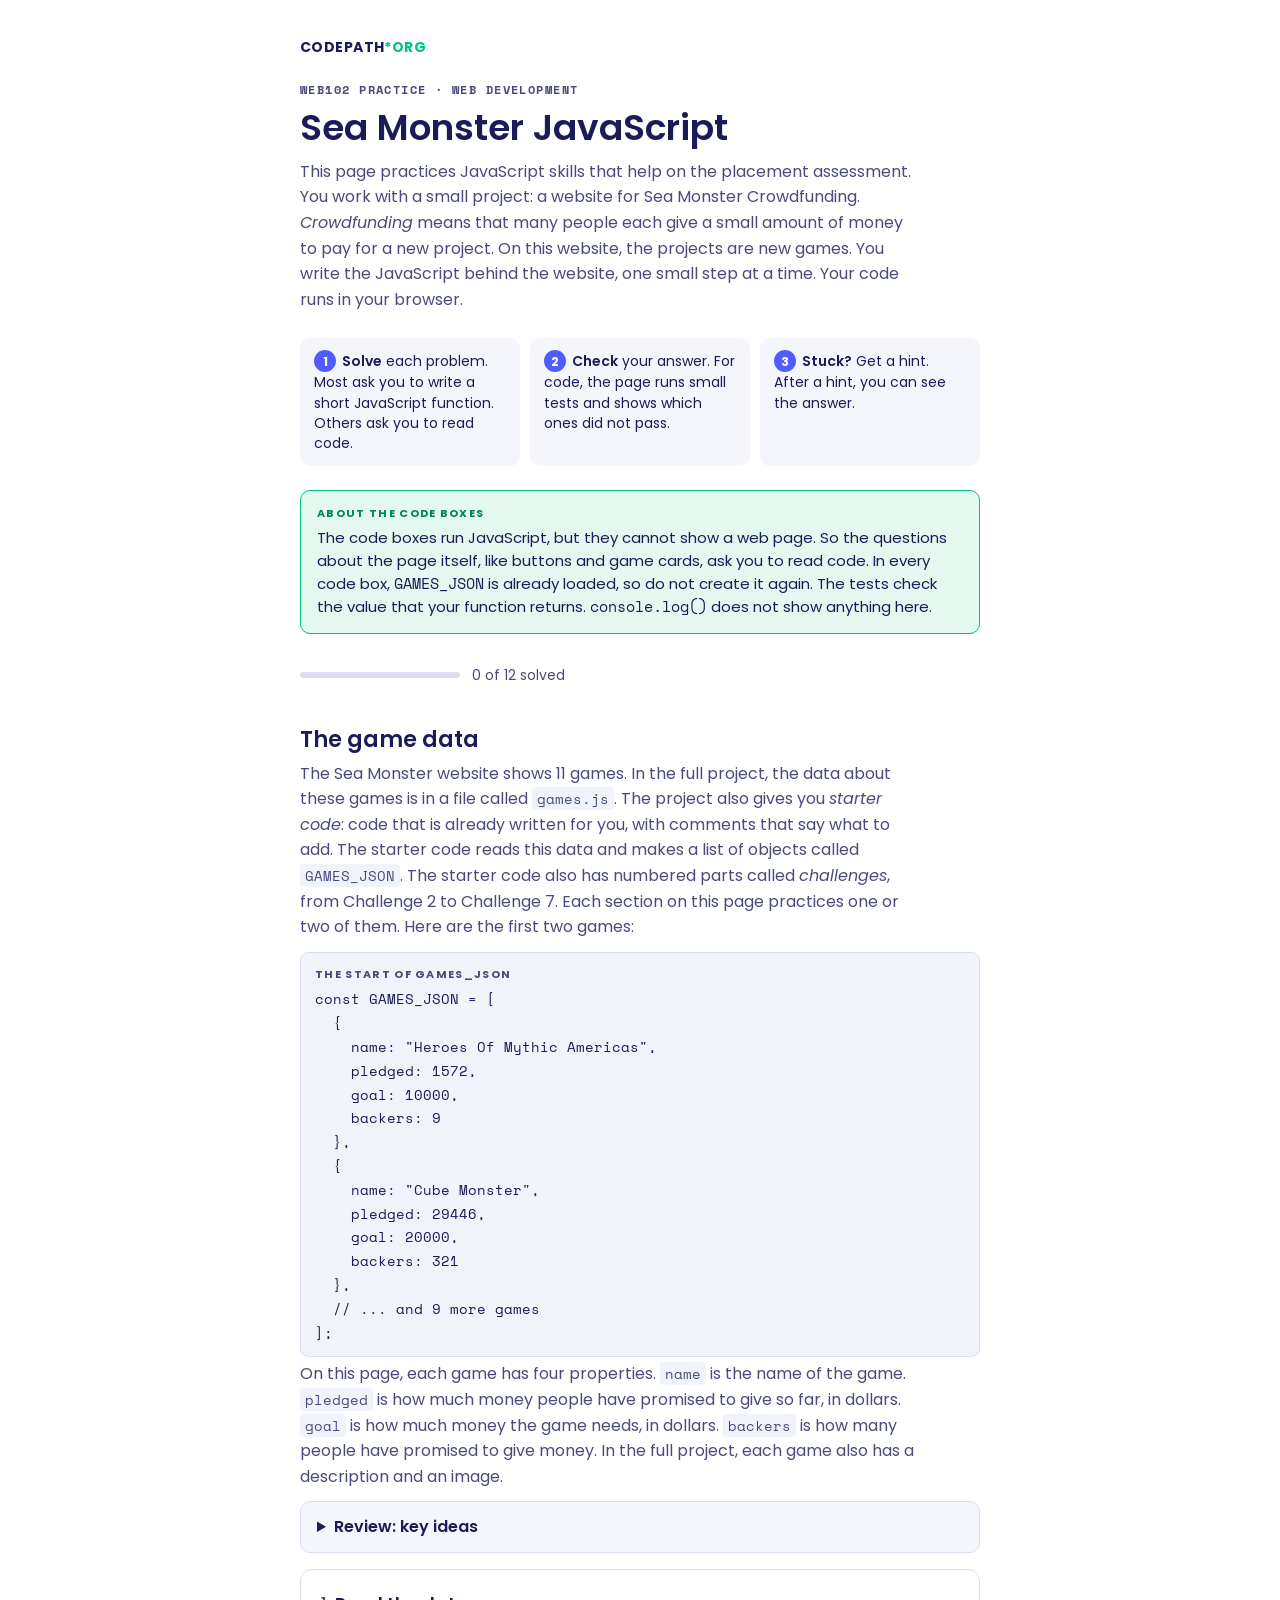
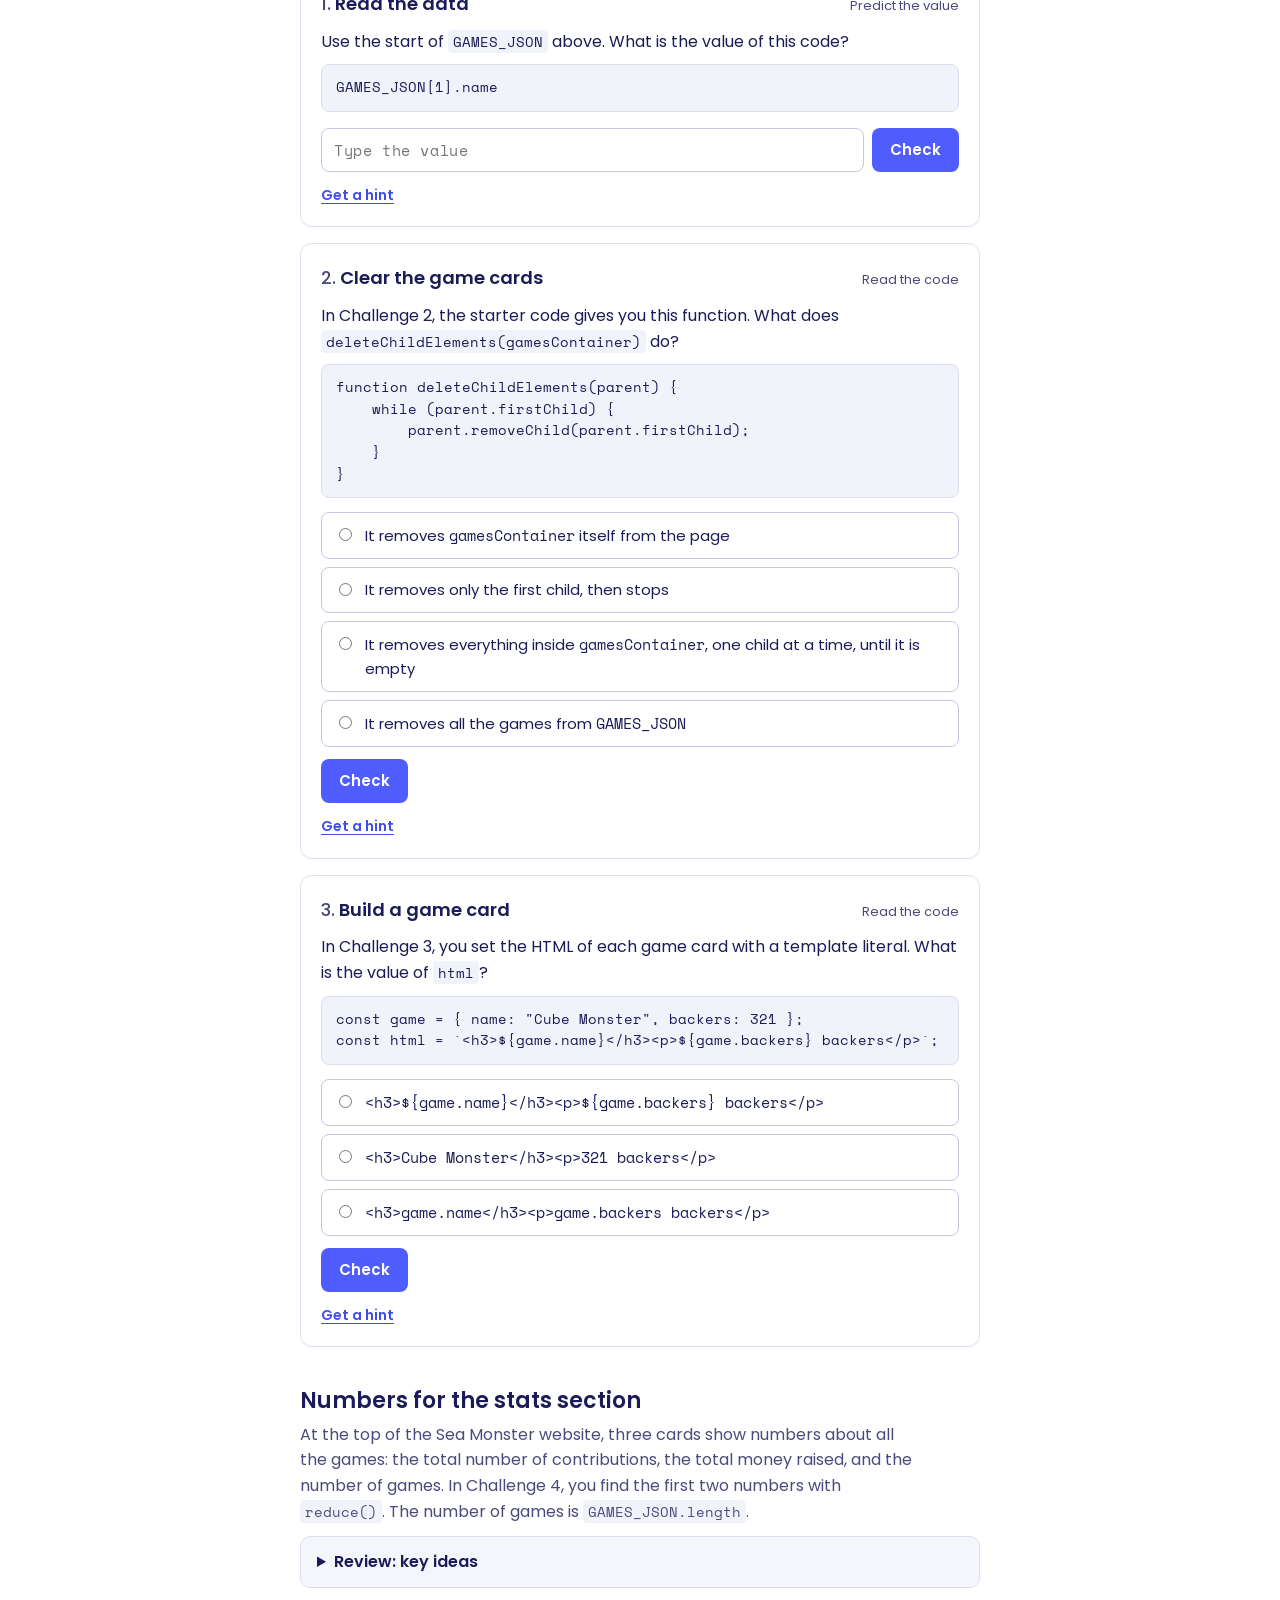
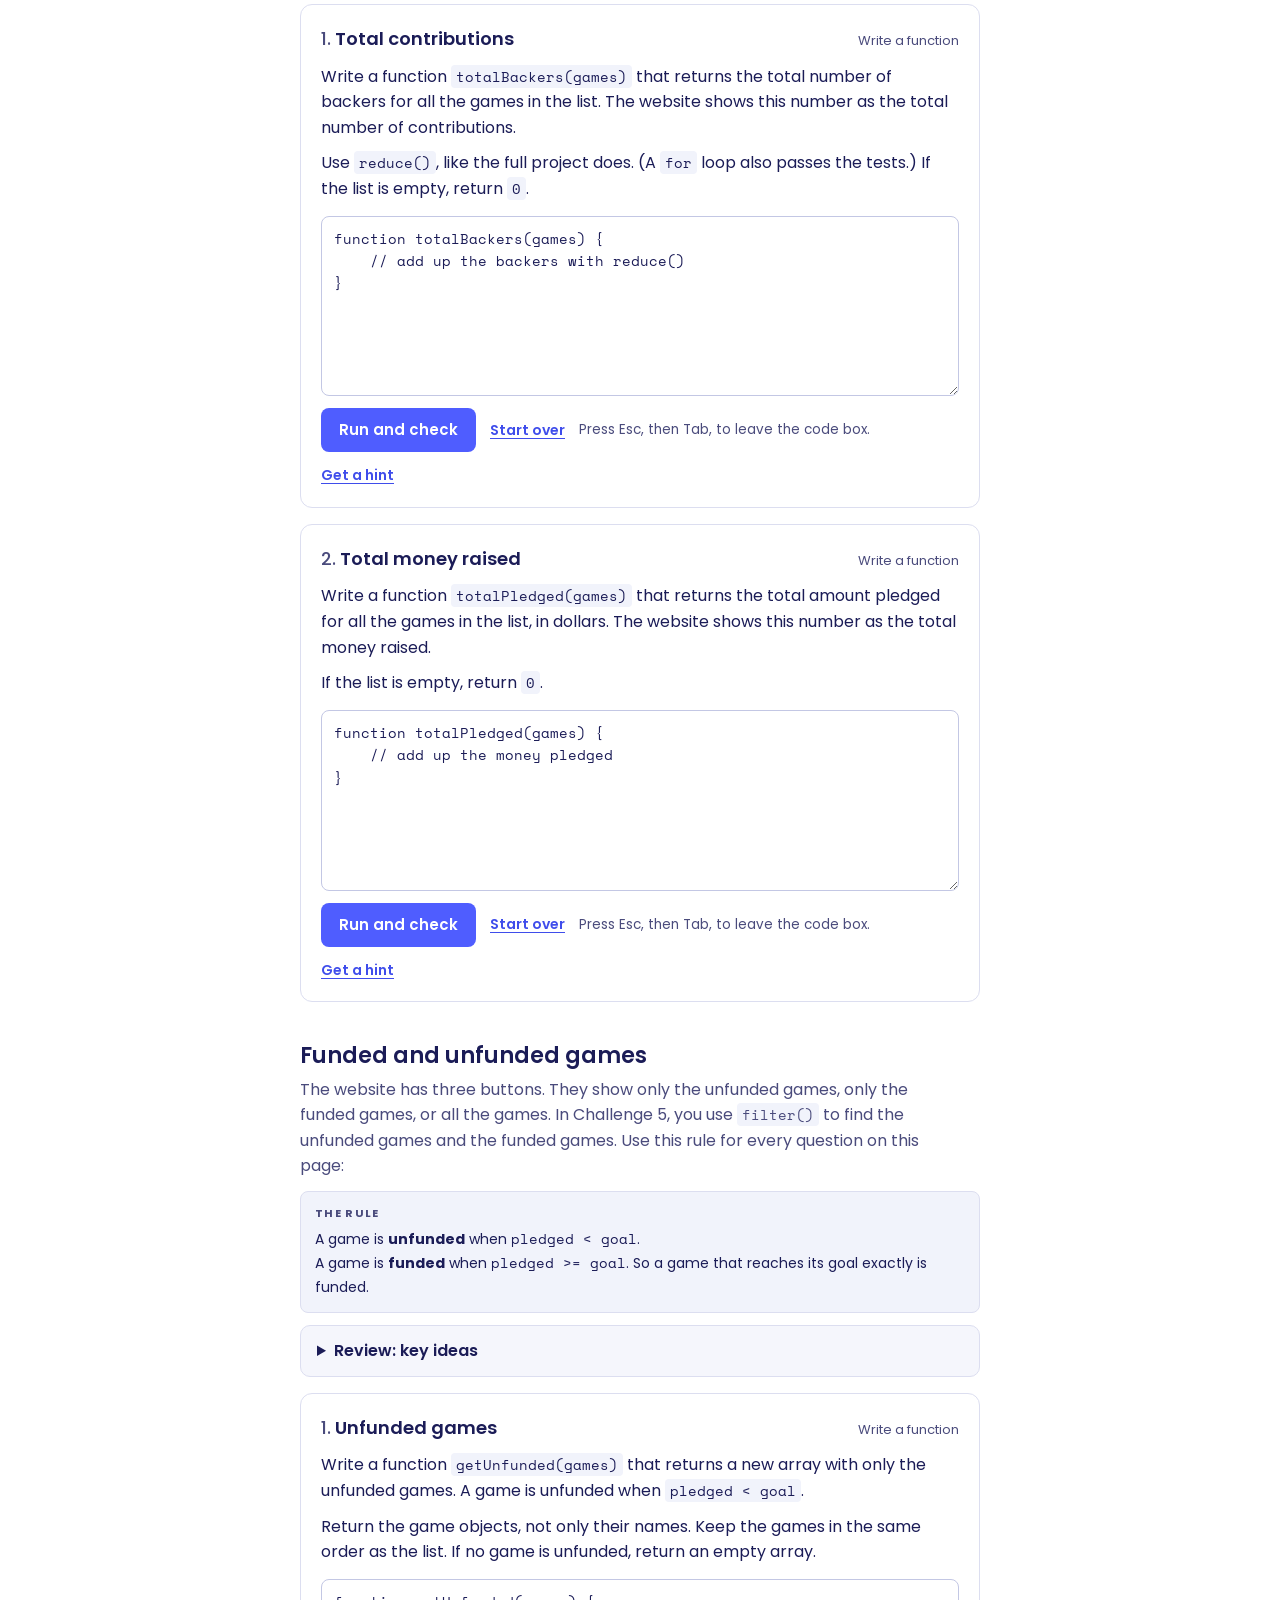
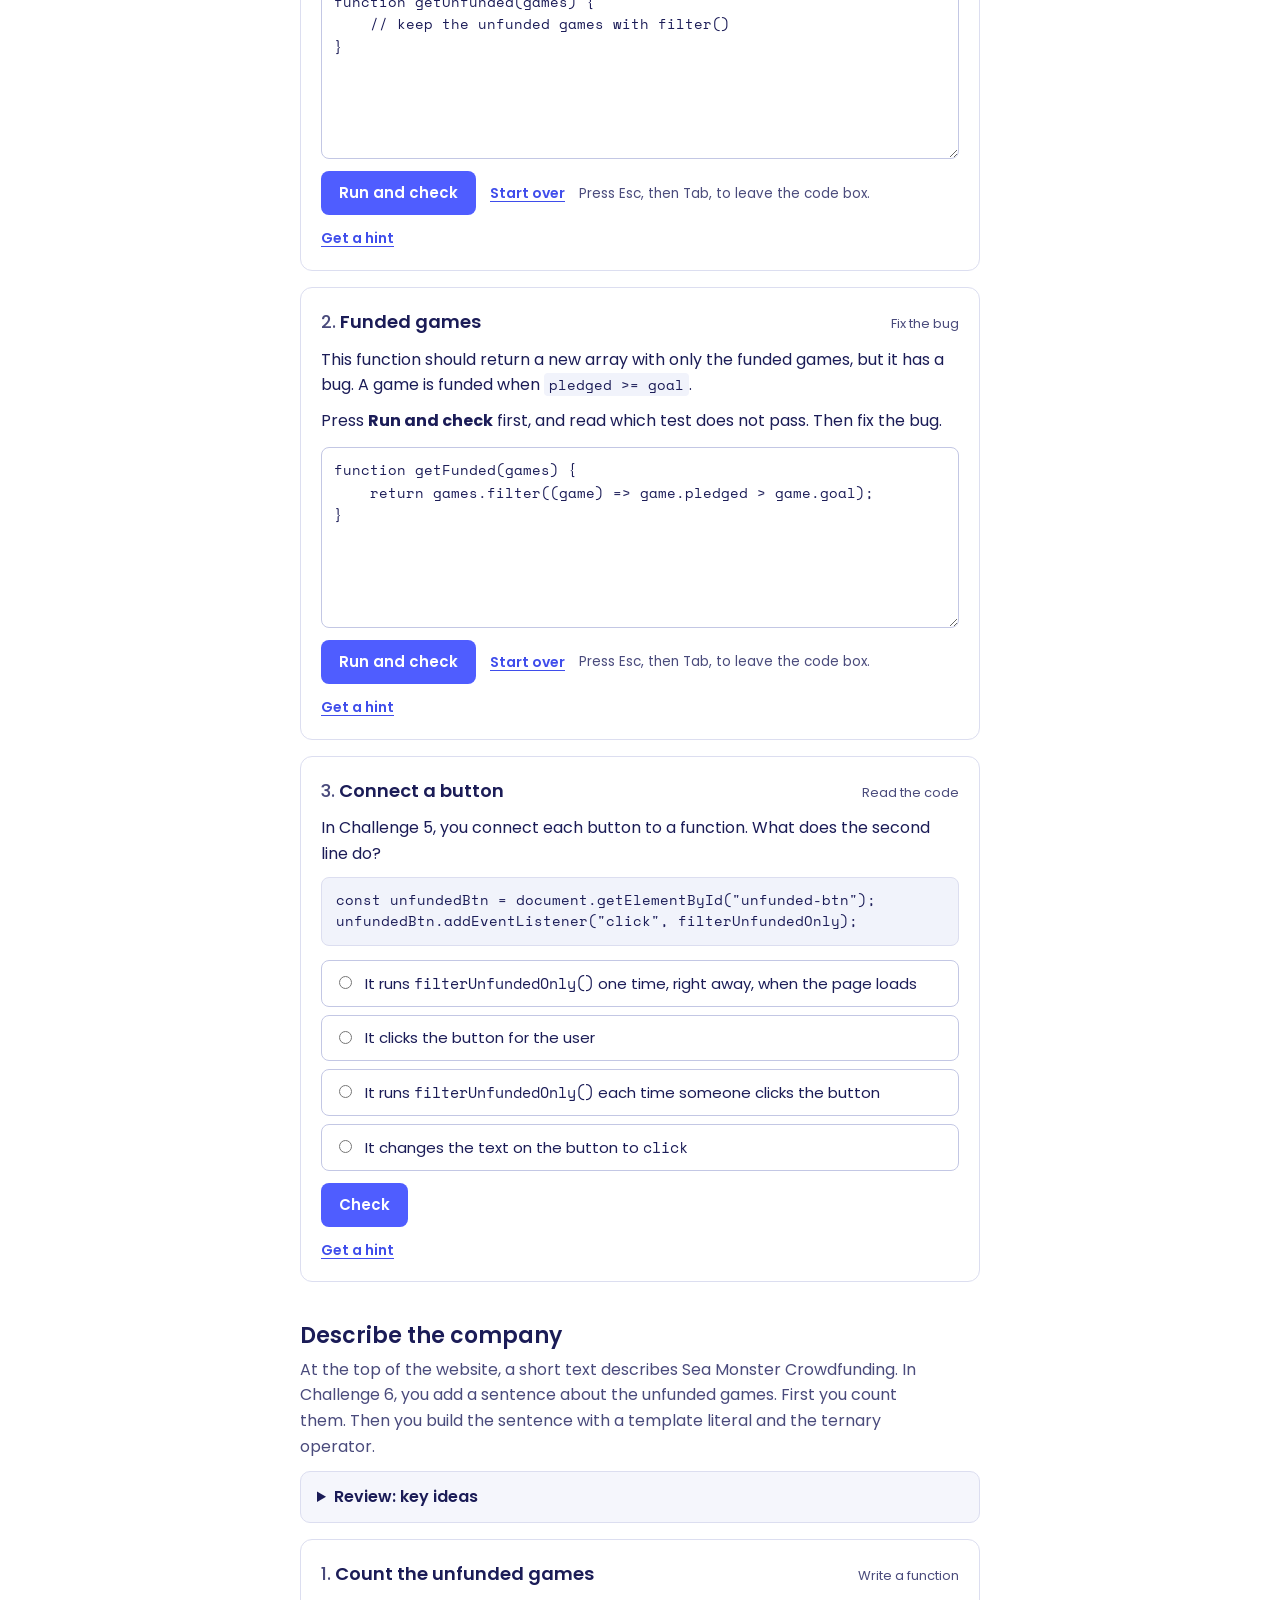
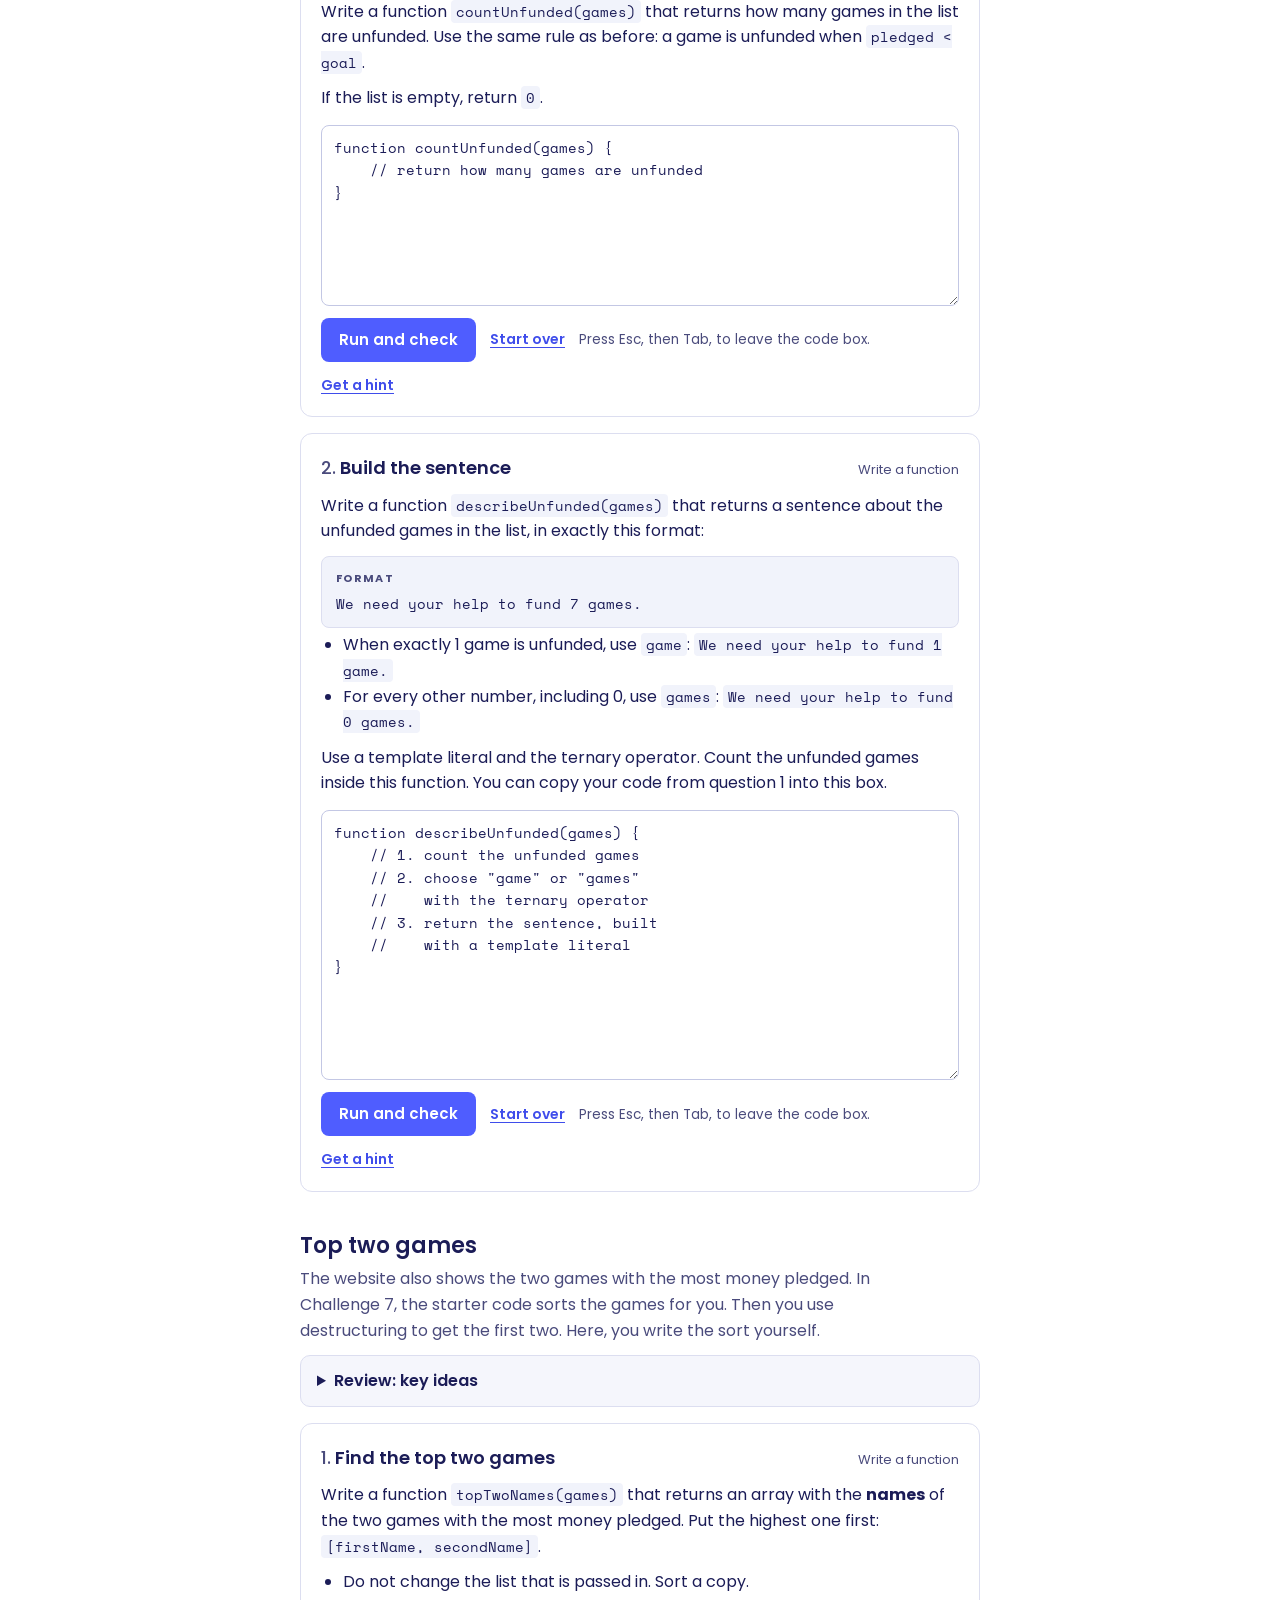
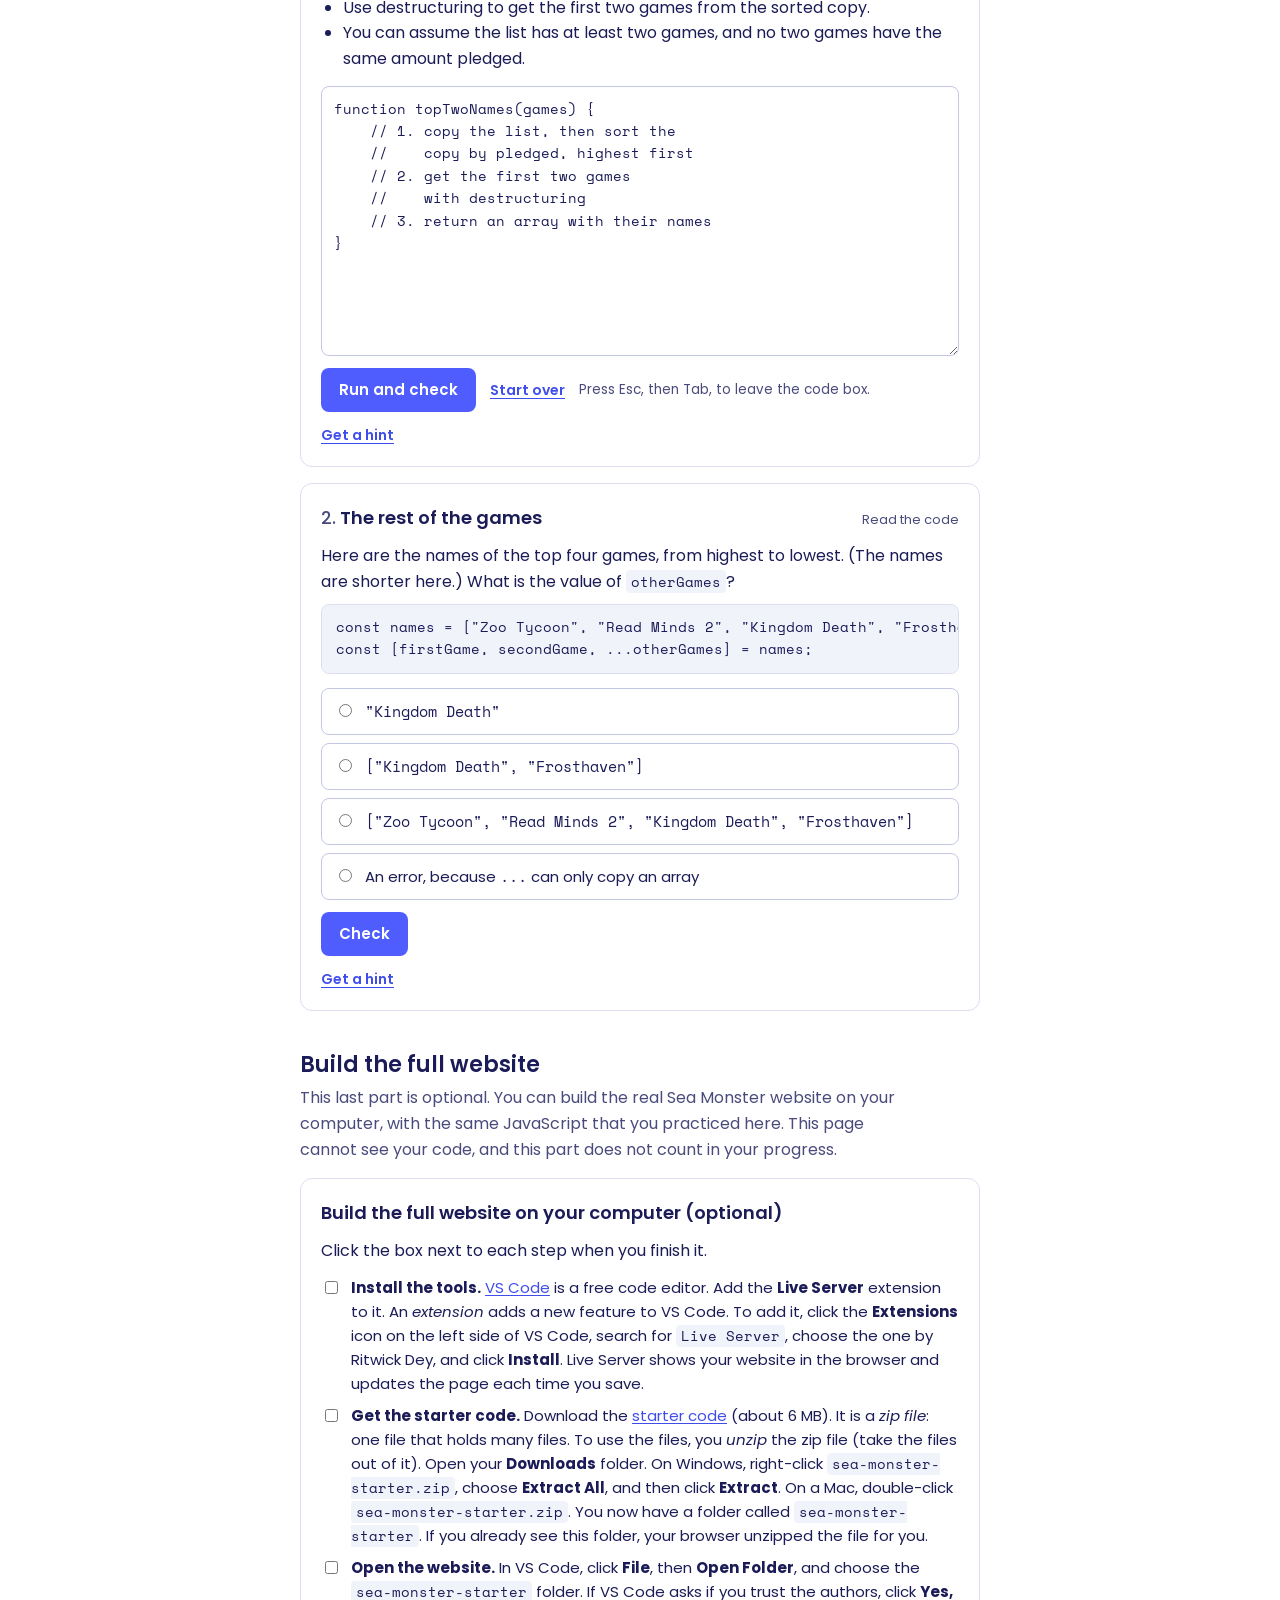
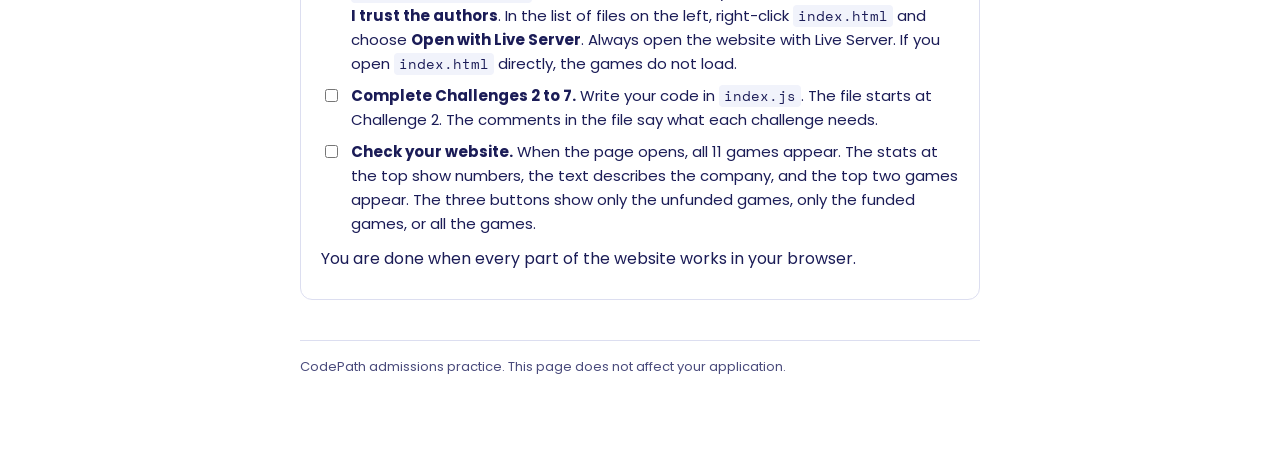
<file: web102/index.html>
<!DOCTYPE html>
<html lang="en">
<head>
<meta charset="utf-8">
<meta name="viewport" content="width=device-width, initial-scale=1">
<title>WEB102 Practice: Sea Monster JavaScript | CodePath</title>
<meta name="description" content="Free practice for the CodePath Web Development placement assessment: the JavaScript behind the Sea Monster Crowdfunding website, with instant checks and hints.">
<link rel="preconnect" href="https://fonts.googleapis.com">
<link rel="preconnect" href="https://fonts.gstatic.com" crossorigin>
<link rel="stylesheet" href="https://fonts.googleapis.com/css2?family=Poppins:wght@400;500;600;700&family=Space+Mono:wght@400;700&display=swap">
<link rel="stylesheet" href="../assets/practice.css">
</head>
<body>
<main class="page">
  <div class="wordmark">CODEPATH<span>*ORG</span></div>
  <div class="eyebrow">WEB102 practice &middot; Web Development</div>
  <h1>Sea Monster JavaScript</h1>
  <p class="lede">This page practices JavaScript skills that help on the placement assessment. You work with a small project: a website for Sea Monster Crowdfunding. <em>Crowdfunding</em> means that many people each give a small amount of money to pay for a new project. On this website, the projects are new games. You write the JavaScript behind the website, one small step at a time. Your code runs in your browser.</p>

  <ol class="how">
    <li><strong>Solve</strong> each problem. Most ask you to write a short JavaScript function. Others ask you to read code.</li>
    <li><strong>Check</strong> your answer. For code, the page runs small tests and shows which ones did not pass.</li>
    <li><strong>Stuck?</strong> Get a hint. After a hint, you can see the answer.</li>
  </ol>

  <div class="note"><span class="k">About the code boxes</span>The code boxes run JavaScript, but they cannot show a web page. So the questions about the page itself, like buttons and game cards, ask you to read code. In every code box, <code>GAMES_JSON</code> is already loaded, so do not create it again. The tests check the value that your function returns. <code>console.log()</code> does not show anything here.</div>

  <div data-progress></div>

  <section class="section">
    <h2>The game data</h2>
    <p>The Sea Monster website shows 11 games. In the full project, the data about these games is in a file called <code>games.js</code>. The project also gives you <em>starter code</em>: code that is already written for you, with comments that say what to add. The starter code reads this data and makes a list of objects called <code>GAMES_JSON</code>. The starter code also has numbered parts called <em>challenges</em>, from Challenge 2 to Challenge 7. Each section on this page practices one or two of them. Here are the first two games:</p>
    <div class="clue mono"><span class="k">The start of GAMES_JSON</span>const GAMES_JSON = [<br>&nbsp;&nbsp;{<br>&nbsp;&nbsp;&nbsp;&nbsp;name: "Heroes Of Mythic Americas",<br>&nbsp;&nbsp;&nbsp;&nbsp;pledged: 1572,<br>&nbsp;&nbsp;&nbsp;&nbsp;goal: 10000,<br>&nbsp;&nbsp;&nbsp;&nbsp;backers: 9<br>&nbsp;&nbsp;},<br>&nbsp;&nbsp;{<br>&nbsp;&nbsp;&nbsp;&nbsp;name: "Cube Monster",<br>&nbsp;&nbsp;&nbsp;&nbsp;pledged: 29446,<br>&nbsp;&nbsp;&nbsp;&nbsp;goal: 20000,<br>&nbsp;&nbsp;&nbsp;&nbsp;backers: 321<br>&nbsp;&nbsp;},<br>&nbsp;&nbsp;// ... and 9 more games<br>];</div>
    <p>On this page, each game has four properties. <code>name</code> is the name of the game. <code>pledged</code> is how much money people have promised to give so far, in dollars. <code>goal</code> is how much money the game needs, in dollars. <code>backers</code> is how many people have promised to give money. In the full project, each game also has a description and an image.</p>
    <details class="review">
      <summary>Review: key ideas</summary>
      <p><strong>Objects.</strong> An object stores related values together. Each value has a name, called a <em>property</em>. Use a dot to read a property.</p>
<pre>const game = {
  name: "Cube Monster",
  pledged: 29446,
  goal: 20000,
  backers: 321
};
console.log(game.name);      // Cube Monster
console.log(game.backers);   // 321</pre>
      <p><strong>A list of objects.</strong> <code>GAMES_JSON</code> is an <em>array</em>: a list of values in order. Each value in it is one game object. Each value has a position, called an <em>index</em>. The first index is 0.</p>
<pre>console.log(GAMES_JSON.length);    // 11
console.log(GAMES_JSON[0].name);   // Heroes Of Mythic Americas</pre>
      <p><strong>Loops.</strong> A <code>for...of</code> loop runs the same code once for each game. In Challenge 3, you use a loop to make one card for each game.</p>
<pre>for (const game of GAMES_JSON) {
  console.log(game.name);   // each name, one per line
}</pre>
      <p><strong>Template literals.</strong> A template literal is a string inside backticks (<code>`</code>), not quotes. JavaScript replaces each <code>${...}</code> with a value.</p>
<pre>const game = GAMES_JSON[0];
const text = `${game.name} has ${game.backers} backers.`;
console.log(text);   // Heroes Of Mythic Americas has 9 backers.</pre>
      <p><strong>The page (the DOM).</strong> The <em>DOM</em> (Document Object Model) is how JavaScript sees the elements on a web page. In the full project, you use it to find elements, make new ones, and add them to the page. An element inside another element is called its <em>child</em>.</p>
<pre>const gamesContainer = document.getElementById("games-container");
const card = document.createElement("div");   // make a new div
card.classList.add("game-card");              // give it a class
card.innerHTML = `&lt;h3&gt;${game.name}&lt;/h3&gt;`;     // put HTML inside it
gamesContainer.appendChild(card);             // add it to the page</pre>
    </details>
    <div data-item="d-index"></div>
    <div data-item="d-delete"></div>
    <div data-item="d-card"></div>
  </section>

  <section class="section">
    <h2>Numbers for the stats section</h2>
    <p>At the top of the Sea Monster website, three cards show numbers about all the games: the total number of contributions, the total money raised, and the number of games. In Challenge 4, you find the first two numbers with <code>reduce()</code>. The number of games is <code>GAMES_JSON.length</code>.</p>
    <details class="review">
      <summary>Review: key ideas</summary>
      <p><strong>Arrow functions.</strong> An arrow function is a short way to write a function. These two functions do the same thing:</p>
<pre>function addOne(n) {
  return n + 1;
}

// the same function, written as an arrow function
const addOneArrow = (n) =&gt; n + 1;</pre>
      <p><strong>reduce().</strong> <code>reduce()</code> visits each item in a list and combines all the items into one value. You give it two things: a function, and a start value. The function gets the result so far (here called <code>total</code>) and the next item. It returns the new result.</p>
<pre>const nums = [5, 10, 20];
const sum = nums.reduce((total, n) =&gt; total + n, 0);
console.log(sum);   // 35

// step by step: 0 + 5 = 5, then 5 + 10 = 15, then 15 + 20 = 35</pre>
      <p>With a list of objects, add one property from each object:</p>
<pre>const games = [{ goal: 100 }, { goal: 400 }];
const allGoals = games.reduce((total, game) =&gt; total + game.goal, 0);
console.log(allGoals);   // 500</pre>
      <p><strong>Numbers with commas.</strong> On the website, big numbers have commas, like 1,234,567. The method <code>toLocaleString()</code> adds them: <code>(1234567).toLocaleString("en-US")</code> gives <code>"1,234,567"</code>. The tests on this page only check the number, so you do not need <code>toLocaleString()</code> here.</p>
      <p><strong>Watch out for:</strong></p>
      <ul>
        <li><strong>Forgetting the start value.</strong> Without the <code>0</code> at the end, <code>reduce()</code> uses the first item as the start. With a list of objects, the result is wrong. With an empty list, it causes an error.</li>
        <li><strong>Using <code>GAMES_JSON</code> inside your function.</strong> The tests also call your function with other, smaller lists. Use the parameter <code>games</code> instead. A <em>parameter</em> is an input of a function. Here, <code>games</code> is the list that the tests pass in to your function.</li>
        <li><strong>Printing instead of returning.</strong> <code>console.log()</code> only shows a value. The tests check the value that your function returns.</li>
      </ul>
    </details>
    <div data-item="s-backers"></div>
    <div data-item="s-pledged"></div>
  </section>

  <section class="section">
    <h2>Funded and unfunded games</h2>
    <p>The website has three buttons. They show only the unfunded games, only the funded games, or all the games. In Challenge 5, you use <code>filter()</code> to find the unfunded games and the funded games. Use this rule for every question on this page:</p>
    <div class="clue"><span class="k">The rule</span>A game is <strong>unfunded</strong> when <code>pledged &lt; goal</code>.<br>A game is <strong>funded</strong> when <code>pledged &gt;= goal</code>. So a game that reaches its goal exactly is funded.</div>
    <details class="review">
      <summary>Review: key ideas</summary>
      <p><strong>filter().</strong> <code>filter()</code> makes a <strong>new</strong> array with only the items that you want to keep. You give it a function that returns <code>true</code> (keep the item) or <code>false</code> (do not keep it). The items stay in the same order.</p>
<pre>const nums = [4, 15, 8, 23];
const big = nums.filter((n) =&gt; n &gt; 10);
console.log(big);    // [15, 23]
console.log(nums);   // [4, 15, 8, 23] (filter() does not change the original array)</pre>
      <p>With a list of objects, check a property of each object:</p>
<pre>const popular = GAMES_JSON.filter((game) =&gt; game.backers &gt;= 1000);
// the games with 1000 backers or more</pre>
      <p><strong>Comparisons.</strong> <code>&lt;</code> means &ldquo;less than.&rdquo; <code>&gt;=</code> means &ldquo;greater than or equal to.&rdquo; <code>&gt;</code> without the <code>=</code> is false when the two numbers are equal.</p>
      <p><strong>On the website.</strong> Each button has an <em>event listener</em>: code that waits for a click, then runs a function. For example, <code>filterUnfundedOnly()</code> first removes all the game cards with <code>deleteChildElements()</code>. Then it adds cards for the unfunded games only.</p>
      <p><strong>Watch out for:</strong></p>
      <ul>
        <li><strong>Returning names instead of games.</strong> These questions ask for the game objects. The tests compare the whole objects.</li>
        <li><strong>Curly braces without <code>return</code>.</strong> An arrow function with curly braces needs the word <code>return</code>: <code>(game) =&gt; { return game.backers &gt;= 1000; }</code>. Without curly braces, it returns the value by itself: <code>(game) =&gt; game.backers &gt;= 1000</code>.</li>
      </ul>
    </details>
    <div data-item="f-unfunded"></div>
    <div data-item="f-funded"></div>
    <div data-item="f-click"></div>
  </section>

  <section class="section">
    <h2>Describe the company</h2>
    <p>At the top of the website, a short text describes Sea Monster Crowdfunding. In Challenge 6, you add a sentence about the unfunded games. First you count them. Then you build the sentence with a template literal and the ternary operator.</p>
    <details class="review">
      <summary>Review: key ideas</summary>
      <p><strong>Counting with filter().</strong> The <code>length</code> of an array is the number of items in it. So if you use <code>filter()</code> and then <code>.length</code>, you get the number of items that match.</p>
<pre>const nums = [4, 15, 8, 23];
const count = nums.filter((n) =&gt; n &gt; 10).length;
console.log(count);   // 2</pre>
      <p><strong>The ternary operator.</strong> The ternary operator is a short <code>if...else</code> that gives back a value. It has three parts: a condition, a value for when the condition is true, and a value for when it is false.</p>
<pre>// condition ? valueIfTrue : valueIfFalse
const backers = 1;
const word = backers === 1 ? "backer" : "backers";
console.log(`${backers} ${word}`);   // 1 backer</pre>
      <p>The ternary line does the same job as this code:</p>
<pre>let word;
if (backers === 1) {
  word = "backer";
} else {
  word = "backers";
}</pre>
      <p><strong>Template literals.</strong> Use <code>${...}</code> to put values into one sentence. Remember the backticks (<code>`</code>).</p>
<pre>const count = 3;
const text = `There are ${count} new games.`;
console.log(text);   // There are 3 new games.</pre>
      <p><strong>Watch out for:</strong></p>
      <ul>
        <li><strong>Zero.</strong> In English, use the plural with 0: &ldquo;0 games,&rdquo; not &ldquo;0 game.&rdquo; Use the singular only when the count is exactly 1.</li>
        <li><strong>Small differences.</strong> The tests compare the whole sentence. The spaces, the capital letters, and the period must match exactly.</li>
      </ul>
    </details>
    <div data-item="c-count"></div>
    <div data-item="c-sentence"></div>
  </section>

  <section class="section">
    <h2>Top two games</h2>
    <p>The website also shows the two games with the most money pledged. In Challenge 7, the starter code sorts the games for you. Then you use destructuring to get the first two. Here, you write the sort yourself.</p>
    <details class="review">
      <summary>Review: key ideas</summary>
      <p><strong>Sorting with a compare function.</strong> <code>sort()</code> puts the items of an array in order. To sort numbers or objects, give it a <em>compare function</em>. The function gets two items, <code>a</code> and <code>b</code>. If it returns a negative number, <code>a</code> goes first. If it returns a positive number, <code>b</code> goes first.</p>
<pre>const nums = [20, 5, 90];
nums.sort((a, b) =&gt; b - a);
console.log(nums);   // [90, 20, 5] (highest first)</pre>
      <p><strong>sort() changes the original array.</strong> To keep the original list the same, sort a copy. The spread operator (<code>...</code>) makes a copy of an array:</p>
<pre>const nums = [20, 5, 90];
const sorted = [...nums].sort((a, b) =&gt; b - a);
console.log(sorted);   // [90, 20, 5]
console.log(nums);     // [20, 5, 90] (not changed)</pre>
      <p><strong>Destructuring.</strong> Destructuring copies items from an array into variables, in one line.</p>
<pre>const colors = ["red", "green", "blue"];
const [first, second] = colors;
console.log(first);    // red
console.log(second);   // green</pre>
      <p>In the full project, you also put <code>...</code> inside the destructuring. Question 2 asks what it does there.</p>
      <p><strong>Watch out for:</strong></p>
      <ul>
        <li><strong>Sorting the original list.</strong> <code>sort()</code> changes the list that you call it on. In the full project, the starter code sorts <code>GAMES_JSON</code> itself. On this page, the tests pass other lists to your function, and they check that those lists do not change. So sort a copy.</li>
        <li><strong>The order of <code>a</code> and <code>b</code>.</strong> <code>a - b</code> sorts from lowest to highest. <code>b - a</code> sorts from highest to lowest.</li>
      </ul>
    </details>
    <div data-item="t-top"></div>
    <div data-item="t-rest"></div>
  </section>

  <section class="section">
    <h2>Build the full website</h2>
    <p>This last part is optional. You can build the real Sea Monster website on your computer, with the same JavaScript that you practiced here. This page cannot see your code, and this part does not count in your progress.</p>
    <div data-item="build"></div>
  </section>

  <div class="done" data-done hidden>
    <h2>You finished all the practice problems.</h2>
    <p>Great work. You used <code>reduce()</code>, <code>filter()</code>, template literals, the ternary operator, and destructuring with real game data. You will use these JavaScript skills often in WEB102. If you have time, build the full Sea Monster website on your computer.</p>
  </div>

  <p class="foot">CodePath admissions practice. This page does not affect your application.</p>
</main>

<script>
/* The 11 games from games.js in the public Sea Monster starter code.
   The description and img fields are left out; every other value is exact. */
var SEA_MONSTER_SETUP = "const GAMES_JSON = " + JSON.stringify([
  { name: "Heroes Of Mythic Americas", pledged: 1572, goal: 10000, backers: 9 },
  { name: "Cube Monster", pledged: 29446, goal: 20000, backers: 321 },
  { name: "Zoo Tycoon: The Board Game", pledged: 442602, goal: 78480, backers: 3869 },
  { name: "Deity Tarot", pledged: 109, goal: 8000, backers: 3 },
  { name: "Camouflage | A hand-painting puzzle/adventure game", pledged: 698, goal: 5140, backers: 9 },
  { name: "Beep Bapp Boom", pledged: 44, goal: 18133, backers: 2 },
  { name: "Frosthaven", pledged: 69608, goal: 500000, backers: 3193 },
  { name: "Mislight - An Adventure Game With A Small Touch Of Thriller", pledged: 1036, goal: 3099, backers: 32 },
  { name: "How to Read Minds 2 Kit: Ellusionist x Peter Turner", pledged: 147975, goal: 10000, backers: 1039 },
  { name: "A Wayfarer's Tale", pledged: 13039, goal: 1183, backers: 1446 },
  { name: "Kingdom Death: Monster 1.5", pledged: 94139, goal: 100000, backers: 9264 }
]) + ";";

window.PRACTICE = {
  page: "web102",
  items: {

    /* ---------- The game data (Challenges 2 and 3) ---------- */
    "d-index": {
      type: "text",
      num: 1,
      title: "Read the data",
      meta: "Predict the value",
      body: '<p>Use the start of <code>GAMES_JSON</code> above. What is the value of this code?</p>' +
            '<pre>GAMES_JSON[1].name</pre>',
      placeholder: "Type the value",
      accept: ["Cube Monster"],
      misses: [
        { answer: "Heroes Of Mythic Americas", feedback: "That is <code>GAMES_JSON[0]</code>, the first game. Indexes start at 0, so <code>[1]</code> is the second game." },
        { answer: "name", feedback: "<code>.name</code> reads the value of the <code>name</code> property. What is the name of that game?" }
      ],
      hints: [
        "Indexes start at 0. Which game is at index 1?",
        "<code>GAMES_JSON[1]</code> is the second game in the list. <code>.name</code> reads its name."
      ],
      why: "Indexes start at 0, so <code>GAMES_JSON[1]</code> is the second game. The dot reads the <code>name</code> property of that object: Cube Monster."
    },

    "d-delete": {
      type: "choice",
      num: 2,
      title: "Clear the game cards",
      meta: "Read the code",
      body: '<p>In Challenge 2, the starter code gives you this function. What does <code>deleteChildElements(gamesContainer)</code> do?</p>' +
            '<pre>function deleteChildElements(parent) {\n    while (parent.firstChild) {\n        parent.removeChild(parent.firstChild);\n    }\n}</pre>',
      options: [
        { html: "It removes <code>gamesContainer</code> itself from the page",
          feedback: "It only removes the children: the things inside <code>parent</code>. <code>parent</code> itself stays on the page, so you can add new cards to it later." },
        { html: "It removes only the first child, then stops",
          feedback: "A <code>while</code> loop runs again and again while its condition is true. So it keeps removing the first child until there is no child left." },
        { html: "It removes everything inside <code>gamesContainer</code>, one child at a time, until it is empty", correct: true },
        { html: "It removes all the games from <code>GAMES_JSON</code>",
          feedback: "This function only changes the page. The data in <code>GAMES_JSON</code> stays the same." }
      ],
      hints: [
        "<code>parent.firstChild</code> is the first thing inside <code>parent</code>. When <code>parent</code> is empty, it is <code>null</code>, which counts as false.",
        "Each time the loop runs, it removes the first child. When does the loop stop?"
      ],
      why: "While <code>parent</code> still has a first child, the loop removes it. When nothing is left, <code>parent.firstChild</code> is <code>null</code>, so the loop stops. The buttons in Challenge 5 call this function first, to remove the old cards before they add new ones."
    },

    "d-card": {
      type: "choice",
      num: 3,
      title: "Build a game card",
      meta: "Read the code",
      body: '<p>In Challenge 3, you set the HTML of each game card with a template literal. What is the value of <code>html</code>?</p>' +
            '<pre>const game = { name: "Cube Monster", backers: 321 };\nconst html = `&lt;h3&gt;${game.name}&lt;/h3&gt;&lt;p&gt;${game.backers} backers&lt;/p&gt;`;</pre>',
      options: [
        { html: "<code>&lt;h3&gt;${game.name}&lt;/h3&gt;&lt;p&gt;${game.backers} backers&lt;/p&gt;</code>",
          feedback: "That would be true with normal quotes, like <code>\"...\"</code>. With backticks, JavaScript replaces each <code>${...}</code> with its value." },
        { html: "<code>&lt;h3&gt;Cube Monster&lt;/h3&gt;&lt;p&gt;321 backers&lt;/p&gt;</code>", correct: true },
        { html: "<code>&lt;h3&gt;game.name&lt;/h3&gt;&lt;p&gt;game.backers backers&lt;/p&gt;</code>",
          feedback: "The <code>${ }</code> around <code>game.name</code> means &ldquo;use the value of <code>game.name</code>.&rdquo; So JavaScript puts in the value, not the words <code>game.name</code>." }
      ],
      hints: [
        "The string is inside backticks, so it is a template literal.",
        "In a template literal, each <code>${...}</code> is replaced with its value. What is the value of <code>game.name</code>?"
      ],
      why: "JavaScript replaces <code>${game.name}</code> with Cube Monster and <code>${game.backers}</code> with 321. In the full project, you set a card&rsquo;s <code>innerHTML</code> to a string like this, so the page shows the game&rsquo;s details."
    },

    /* ---------- Numbers for the stats section (Challenge 4) ---------- */
    "s-backers": {
      type: "javascript",
      num: 1,
      title: "Total contributions",
      meta: "Write a function",
      body: '<p>Write a function <code>totalBackers(games)</code> that returns the total number of backers for all the games in the list. The website shows this number as the total number of contributions.</p>' +
            '<p>Use <code>reduce()</code>, like the full project does. (A <code>for</code> loop also passes the tests.) If the list is empty, return <code>0</code>.</p>',
      setup: SEA_MONSTER_SETUP,
      starter: 'function totalBackers(games) {\n    // add up the backers with reduce()\n}\n',
      tests: [
        { expr: "totalBackers(GAMES_JSON)", expect: 19187 },
        { expr: 'totalBackers([{ name: "A", backers: 5 }, { name: "B", backers: 7 }])', expect: 12 },
        { expr: "totalBackers([])", expect: 0 }
      ],
      hints: [
        "Which property of each game holds the number of backers? You want to add that property for every game, starting from 0.",
        "Look at the <code>reduce()</code> example in the review above. The function that you give to <code>reduce()</code> gets the total so far and the next game. It returns <code>total + game.backers</code>. The start value is <code>0</code>.",
        "Put it together: <code>return games.reduce((total, game) =&gt; total + game.backers, 0);</code>"
      ],
      solution: 'function totalBackers(games) {\n    return games.reduce((total, game) => total + game.backers, 0);\n}\n',
      why: "<code>reduce()</code> starts at 0, then adds the backers of each game, one game at a time. The start value 0 also makes the empty list work: with no games, the result is 0."
    },

    "s-pledged": {
      type: "javascript",
      num: 2,
      title: "Total money raised",
      meta: "Write a function",
      body: '<p>Write a function <code>totalPledged(games)</code> that returns the total amount pledged for all the games in the list, in dollars. The website shows this number as the total money raised.</p>' +
            '<p>If the list is empty, return <code>0</code>.</p>',
      setup: SEA_MONSTER_SETUP,
      starter: 'function totalPledged(games) {\n    // add up the money pledged\n}\n',
      tests: [
        { expr: "totalPledged(GAMES_JSON)", expect: 800268 },
        { expr: 'totalPledged([{ name: "A", pledged: 100 }, { name: "B", pledged: 250 }])', expect: 350 },
        { expr: "totalPledged([])", expect: 0 }
      ],
      hints: [
        "This is almost the same as question 1. Which property holds the money?",
        "Add <code>game.pledged</code> instead of <code>game.backers</code>. Keep the start value <code>0</code>.",
        "<code>return games.reduce((total, game) =&gt; total + game.pledged, 0);</code>"
      ],
      solution: 'function totalPledged(games) {\n    return games.reduce((total, game) => total + game.pledged, 0);\n}\n',
      why: "The code is the same as question 1, but it adds <code>game.pledged</code>. For <code>GAMES_JSON</code>, the total is 800268. On the website, you can show it with a dollar sign and a comma, like $800,268. <code>toLocaleString()</code> adds the comma."
    },

    /* ---------- Funded and unfunded games (Challenge 5) ---------- */
    "f-unfunded": {
      type: "javascript",
      num: 1,
      title: "Unfunded games",
      meta: "Write a function",
      body: '<p>Write a function <code>getUnfunded(games)</code> that returns a new array with only the unfunded games. A game is unfunded when <code>pledged &lt; goal</code>.</p>' +
            '<p>Return the game objects, not only their names. Keep the games in the same order as the list. If no game is unfunded, return an empty array.</p>',
      setup: SEA_MONSTER_SETUP,
      starter: 'function getUnfunded(games) {\n    // keep the unfunded games with filter()\n}\n',
      tests: [
        { label: "the names of the games in getUnfunded(GAMES_JSON)",
          expr: "((r) => Array.isArray(r) ? r.map((g) => g && typeof g === 'object' ? g.name : g) : r)(getUnfunded(GAMES_JSON))",
          expect: ["Heroes Of Mythic Americas", "Deity Tarot", "Camouflage | A hand-painting puzzle/adventure game", "Beep Bapp Boom", "Frosthaven", "Mislight - An Adventure Game With A Small Touch Of Thriller", "Kingdom Death: Monster 1.5"] },
        { expr: 'getUnfunded([{ name: "A", pledged: 50, goal: 100 }, { name: "B", pledged: 100, goal: 100 }])',
          expect: [{ name: "A", pledged: 50, goal: 100 }] },
        { expr: 'getUnfunded([{ name: "C", pledged: 300, goal: 100 }])', expect: [] },
        { expr: "getUnfunded([])", expect: [] },
        { label: "the list you pass in does not change",
          expr: '(function () { const list = [{ name: "A", pledged: 50, goal: 100 }, { name: "B", pledged: 100, goal: 100 }]; getUnfunded(list); return list.map((g) => g.name); })()',
          expect: ["A", "B"] }
      ],
      hints: [
        "Use <code>games.filter()</code>. It keeps each game for which your function returns <code>true</code>.",
        "Which comparison is true for an unfunded game? Read the rule above.",
        "<code>return games.filter((game) =&gt; game.pledged &lt; game.goal);</code>"
      ],
      solution: 'function getUnfunded(games) {\n    return games.filter((game) => game.pledged < game.goal);\n}\n',
      why: "<code>filter()</code> checks each game and keeps it only when <code>game.pledged &lt; game.goal</code> is true. It returns a new array, so <code>GAMES_JSON</code> does not change. In <code>GAMES_JSON</code>, 7 of the 11 games are unfunded."
    },

    "f-funded": {
      type: "javascript",
      num: 2,
      title: "Funded games",
      meta: "Fix the bug",
      body: '<p>This function should return a new array with only the funded games, but it has a bug. A game is funded when <code>pledged &gt;= goal</code>.</p>' +
            '<p>Press <strong>Run and check</strong> first, and read which test does not pass. Then fix the bug.</p>',
      setup: SEA_MONSTER_SETUP,
      starter: 'function getFunded(games) {\n    return games.filter((game) => game.pledged > game.goal);\n}\n',
      tests: [
        { label: "the names of the games in getFunded(GAMES_JSON)",
          expr: "((r) => Array.isArray(r) ? r.map((g) => g && typeof g === 'object' ? g.name : g) : r)(getFunded(GAMES_JSON))",
          expect: ["Cube Monster", "Zoo Tycoon: The Board Game", "How to Read Minds 2 Kit: Ellusionist x Peter Turner", "A Wayfarer's Tale"] },
        { expr: 'getFunded([{ name: "A", pledged: 50, goal: 100 }, { name: "B", pledged: 100, goal: 100 }])',
          expect: [{ name: "B", pledged: 100, goal: 100 }] },
        { expr: 'getFunded([{ name: "C", pledged: 300, goal: 100 }])', expect: [{ name: "C", pledged: 300, goal: 100 }] },
        { expr: "getFunded([])", expect: [] },
        { label: "the list you pass in does not change",
          expr: '(function () { const list = [{ name: "A", pledged: 50, goal: 100 }, { name: "B", pledged: 100, goal: 100 }]; getFunded(list); return list.map((g) => g.name); })()',
          expect: ["A", "B"] }
      ],
      hints: [
        "Look at game B in the test that did not pass. It has <code>pledged: 100</code> and <code>goal: 100</code>. Is it funded? Read the rule above.",
        "<code>100 &gt; 100</code> is false. You need a comparison that is also true when the two numbers are equal.",
        "Change <code>&gt;</code> to <code>&gt;=</code>."
      ],
      solution: 'function getFunded(games) {\n    return games.filter((game) => game.pledged >= game.goal);\n}\n',
      why: "A game that reaches its goal exactly is funded. <code>&gt;</code> is false when <code>pledged</code> and <code>goal</code> are equal, so game B was missing. <code>&gt;=</code> is also true for the equal case. Now every game is in exactly one list: <code>getUnfunded()</code> or <code>getFunded()</code>."
    },

    "f-click": {
      type: "choice",
      num: 3,
      title: "Connect a button",
      meta: "Read the code",
      body: '<p>In Challenge 5, you connect each button to a function. What does the second line do?</p>' +
            '<pre>const unfundedBtn = document.getElementById("unfunded-btn");\nunfundedBtn.addEventListener("click", filterUnfundedOnly);</pre>',
      options: [
        { html: "It runs <code>filterUnfundedOnly()</code> one time, right away, when the page loads",
          feedback: "<code>addEventListener()</code> saves the function for later. It does not run it now." },
        { html: "It clicks the button for the user",
          feedback: "It does not click anything. It waits for a person to click the button." },
        { html: "It runs <code>filterUnfundedOnly()</code> each time someone clicks the button", correct: true },
        { html: "It changes the text on the button to <code>click</code>",
          feedback: "<code>\"click\"</code> is the name of the event to wait for. The text on the button does not change." }
      ],
      hints: [
        "An <em>event</em> is something that happens on the page, like a click. An event listener waits for an event.",
        "An <em>argument</em> is a value that you pass in to a function. The first argument, <code>\"click\"</code>, is the event. The second argument is the function to run when that event happens."
      ],
      why: "<code>addEventListener()</code> connects an event to a function. After this line, each click on the button runs <code>filterUnfundedOnly()</code>. There are no parentheses after <code>filterUnfundedOnly</code>, because you pass the function itself, and the page runs it later. With parentheses, the function would run right away, only once."
    },

    /* ---------- Describe the company (Challenge 6) ---------- */
    "c-count": {
      type: "javascript",
      num: 1,
      title: "Count the unfunded games",
      meta: "Write a function",
      body: '<p>Write a function <code>countUnfunded(games)</code> that returns how many games in the list are unfunded. Use the same rule as before: a game is unfunded when <code>pledged &lt; goal</code>.</p>' +
            '<p>If the list is empty, return <code>0</code>.</p>',
      setup: SEA_MONSTER_SETUP,
      starter: 'function countUnfunded(games) {\n    // return how many games are unfunded\n}\n',
      tests: [
        { expr: "countUnfunded(GAMES_JSON)", expect: 7 },
        { expr: 'countUnfunded([{ name: "A", pledged: 100, goal: 100 }, { name: "B", pledged: 20, goal: 100 }])', expect: 1 },
        { expr: 'countUnfunded([{ name: "C", pledged: 300, goal: 100 }])', expect: 0 },
        { expr: "countUnfunded([])", expect: 0 }
      ],
      hints: [
        "You already know how to get the unfunded games: use <code>filter()</code>.",
        "The <code>length</code> of the filtered array is the count.",
        "<code>return games.filter((game) =&gt; game.pledged &lt; game.goal).length;</code>"
      ],
      solution: 'function countUnfunded(games) {\n    return games.filter((game) => game.pledged < game.goal).length;\n}\n',
      why: "<code>filter()</code> keeps only the unfunded games, and <code>.length</code> counts them. <code>reduce()</code> can also count: start at 0 and add 1 for each unfunded game."
    },

    "c-sentence": {
      type: "javascript",
      num: 2,
      title: "Build the sentence",
      meta: "Write a function",
      body: '<p>Write a function <code>describeUnfunded(games)</code> that returns a sentence about the unfunded games in the list, in exactly this format:</p>' +
            '<div class="clue mono"><span class="k">Format</span>We need your help to fund 7 games.</div>' +
            '<ul><li>When exactly 1 game is unfunded, use <code>game</code>: <code>We need your help to fund 1 game.</code></li>' +
            '<li>For every other number, including 0, use <code>games</code>: <code>We need your help to fund 0 games.</code></li></ul>' +
            '<p>Use a template literal and the ternary operator. Count the unfunded games inside this function. You can copy your code from question 1 into this box.</p>',
      setup: SEA_MONSTER_SETUP,
      starter: 'function describeUnfunded(games) {\n    // 1. count the unfunded games\n    // 2. choose "game" or "games"\n    //    with the ternary operator\n    // 3. return the sentence, built\n    //    with a template literal\n}\n',
      tests: [
        { expr: "describeUnfunded(GAMES_JSON)", expect: "We need your help to fund 7 games." },
        { expr: 'describeUnfunded([{ name: "A", pledged: 20, goal: 100 }, { name: "B", pledged: 100, goal: 100 }])', expect: "We need your help to fund 1 game." },
        { expr: 'describeUnfunded([{ name: "A", pledged: 20, goal: 100 }, { name: "B", pledged: 5, goal: 100 }])', expect: "We need your help to fund 2 games." },
        { expr: 'describeUnfunded([{ name: "C", pledged: 300, goal: 100 }])', expect: "We need your help to fund 0 games." }
      ],
      hints: [
        "Follow the three steps in the comments. First, save the count in a variable: <code>const count = games.filter((game) =&gt; game.pledged &lt; game.goal).length;</code>",
        "Next, choose the word: <code>const word = count === 1 ? \"game\" : \"games\";</code>",
        "Last, build the sentence with backticks: <code>return `We need your help to fund ${count} ${word}.`;</code>"
      ],
      solution: 'function describeUnfunded(games) {\n    const count = games.filter((game) => game.pledged < game.goal).length;\n    const word = count === 1 ? "game" : "games";\n    return `We need your help to fund ${count} ${word}.`;\n}\n',
      why: "The ternary operator picks <code>\"game\"</code> only when the count is exactly 1, and <code>\"games\"</code> for every other number, including 0. The template literal then puts the count and the word into the sentence."
    },

    /* ---------- Top two games (Challenge 7) ---------- */
    "t-top": {
      type: "javascript",
      num: 1,
      title: "Find the top two games",
      meta: "Write a function",
      body: '<p>Write a function <code>topTwoNames(games)</code> that returns an array with the <strong>names</strong> of the two games with the most money pledged. Put the highest one first: <code>[firstName, secondName]</code>.</p>' +
            '<ul><li>Do not change the list that is passed in. Sort a copy.</li>' +
            '<li>Use destructuring to get the first two games from the sorted copy.</li>' +
            '<li>You can assume the list has at least two games, and no two games have the same amount pledged.</li></ul>',
      setup: SEA_MONSTER_SETUP,
      starter: 'function topTwoNames(games) {\n    // 1. copy the list, then sort the\n    //    copy by pledged, highest first\n    // 2. get the first two games\n    //    with destructuring\n    // 3. return an array with their names\n}\n',
      tests: [
        { expr: "topTwoNames(GAMES_JSON)", expect: ["Zoo Tycoon: The Board Game", "How to Read Minds 2 Kit: Ellusionist x Peter Turner"] },
        { expr: 'topTwoNames([{ name: "A", pledged: 5 }, { name: "B", pledged: 50 }, { name: "C", pledged: 20 }])', expect: ["B", "C"] },
        { expr: 'topTwoNames([{ name: "X", pledged: 10 }, { name: "Y", pledged: 30 }])', expect: ["Y", "X"] },
        { label: "the list you pass in does not change",
          expr: '(function () { const list = [{ name: "A", pledged: 5 }, { name: "B", pledged: 50 }, { name: "C", pledged: 20 }]; topTwoNames(list); return list.map((g) => g.name); })()',
          expect: ["A", "B", "C"] }
      ],
      hints: [
        "Make a copy with the spread operator, <code>[...games]</code>, then call <code>sort()</code> on the copy.",
        "To sort from the highest amount to the lowest: <code>const sorted = [...games].sort((a, b) =&gt; b.pledged - a.pledged);</code> Then get the first two games: <code>const [first, second] = sorted;</code>",
        "Return an array with both names: <code>return [first.name, second.name];</code>"
      ],
      solution: 'function topTwoNames(games) {\n    const sorted = [...games].sort((a, b) => b.pledged - a.pledged);\n    const [first, second] = sorted;\n    return [first.name, second.name];\n}\n',
      why: "<code>[...games]</code> makes a copy, so sorting does not change the list that was passed in. <code>b.pledged - a.pledged</code> puts the highest amount first. Destructuring saves the first two games in <code>first</code> and <code>second</code>. In <code>GAMES_JSON</code>, they are Zoo Tycoon: The Board Game ($442,602) and How to Read Minds 2 Kit: Ellusionist x Peter Turner ($147,975)."
    },

    "t-rest": {
      type: "choice",
      num: 2,
      title: "The rest of the games",
      meta: "Read the code",
      body: '<p>Here are the names of the top four games, from highest to lowest. (The names are shorter here.) What is the value of <code>otherGames</code>?</p>' +
            '<pre>const names = ["Zoo Tycoon", "Read Minds 2", "Kingdom Death", "Frosthaven"];\nconst [firstGame, secondGame, ...otherGames] = names;</pre>',
      options: [
        { html: "<code>\"Kingdom Death\"</code>",
          feedback: "<code>...otherGames</code> collects every item that is left, not only the next one. The result is always an array." },
        { html: "<code>[\"Kingdom Death\", \"Frosthaven\"]</code>", correct: true },
        { html: "<code>[\"Zoo Tycoon\", \"Read Minds 2\", \"Kingdom Death\", \"Frosthaven\"]</code>",
          feedback: "<code>firstGame</code> and <code>secondGame</code> take the first two items. <code>otherGames</code> gets only the items after them." },
        { html: "An error, because <code>...</code> can only copy an array",
          feedback: "<code>...</code> also works inside destructuring. There, it collects the items that are left into a new array." }
      ],
      hints: [
        "<code>firstGame</code> gets the first item, and <code>secondGame</code> gets the second item. Which items are left?",
        "Inside destructuring, <code>...</code> collects all the items that are left into a new array."
      ],
      why: "<code>firstGame</code> is <code>\"Zoo Tycoon\"</code> and <code>secondGame</code> is <code>\"Read Minds 2\"</code>. The <code>...</code> before <code>otherGames</code> collects all the items that are left into a new array. (When <code>...</code> is used this way, it is also called the <em>rest</em> syntax.)"
    },

    /* ---------- Build the full website (not checked) ---------- */
    "build": {
      type: "checklist",
      title: "Build the full website on your computer (optional)",
      body: '<p>Click the box next to each step when you finish it.</p>',
      steps: [
        "<strong>Install the tools.</strong> <a href=\"https://code.visualstudio.com/\" target=\"_blank\" rel=\"noopener\">VS Code</a> is a free code editor. Add the <strong>Live Server</strong> extension to it. An <em>extension</em> adds a new feature to VS Code. To add it, click the <strong>Extensions</strong> icon on the left side of VS Code, search for <code>Live Server</code>, choose the one by Ritwick Dey, and click <strong>Install</strong>. Live Server shows your website in the browser and updates the page each time you save.",
        "<strong>Get the starter code.</strong> Download the <a href=\"sea-monster-starter.zip\" download>starter code</a> (about 6 MB). It is a <em>zip file</em>: one file that holds many files. To use the files, you <em>unzip</em> the zip file (take the files out of it). Open your <strong>Downloads</strong> folder. On Windows, right-click <code>sea-monster-starter.zip</code>, choose <strong>Extract All</strong>, and then click <strong>Extract</strong>. On a Mac, double-click <code>sea-monster-starter.zip</code>. You now have a folder called <code>sea-monster-starter</code>. If you already see this folder, your browser unzipped the file for you.",
        "<strong>Open the website.</strong> In VS Code, click <strong>File</strong>, then <strong>Open Folder</strong>, and choose the <code>sea-monster-starter</code> folder. If VS Code asks if you trust the authors, click <strong>Yes, I trust the authors</strong>. In the list of files on the left, right-click <code>index.html</code> and choose <strong>Open with Live Server</strong>. Always open the website with Live Server. If you open <code>index.html</code> directly, the games do not load.",
        "<strong>Complete Challenges 2 to 7.</strong> Write your code in <code>index.js</code>. The file starts at Challenge 2. The comments in the file say what each challenge needs.",
        "<strong>Check your website.</strong> When the page opens, all 11 games appear. The stats at the top show numbers, the text describes the company, and the top two games appear. The three buttons show only the unfunded games, only the funded games, or all the games."
      ],
      after: '<p>You are done when every part of the website works in your browser.</p>'
    }
  }
};
</script>
<script src="../assets/practice.js"></script>
</body>
</html>
</file>
<file: assets/practice.css>
/* CodePath admissions practice: shared styles. Light and dark follow the student's system setting. */
:root {
  color-scheme: light;
  --bg: #FFFFFF;
  --surface: #F5F6FC;
  --card: #FFFFFF;
  --ink: #1B1C57;
  --ink-soft: #4A4B7C;
  --line: #DCDEF0;
  --field: #FFFFFF;
  --field-line: #C3C7E4;
  --code-bg: #F1F3FB;
  --btn: #4F5DFF;
  --btn-ink: #FFFFFF;
  --link: #3F4DEB;
  --brand-green: #00C385;
  --ok: #00855B;
  --ok-bg: #E3F8EF;
  --warn: #8F5400;
  --warn-bg: #FFF4D6;
  --bad: #C42A5B;
  --bad-bg: #FDECF2;
  --hint-bg: #F4ECFF;
  --hint-line: #B243FF;
  --track: #DCDEF0;
}
@media (prefers-color-scheme: dark) {
  :root:not([data-theme="light"]) {
    color-scheme: dark;
    --bg: #0E0F2E;
    --surface: #15163F;
    --card: #1B1C57;
    --ink: #EEF0FF;
    --ink-soft: #B7B9E0;
    --line: #2F3175;
    --field: #101134;
    --field-line: #3E4190;
    --code-bg: #101134;
    --btn: #4F5DFF;
    --btn-ink: #FFFFFF;
    --link: #9AA3FF;
    --brand-green: #00C385;
    --ok: #2EDBA0;
    --ok-bg: rgba(0, 195, 133, 0.13);
    --warn: #FFCB03;
    --warn-bg: rgba(255, 203, 3, 0.10);
    --bad: #FF7AAB;
    --bad-bg: rgba(254, 60, 132, 0.13);
    --hint-bg: rgba(178, 67, 255, 0.15);
    --hint-line: #C98BFF;
    --track: #2F3175;
  }
}
:root[data-theme="dark"] {
  color-scheme: dark;
  --bg: #0E0F2E;
  --surface: #15163F;
  --card: #1B1C57;
  --ink: #EEF0FF;
  --ink-soft: #B7B9E0;
  --line: #2F3175;
  --field: #101134;
  --field-line: #3E4190;
  --code-bg: #101134;
  --btn: #4F5DFF;
  --btn-ink: #FFFFFF;
  --link: #9AA3FF;
  --brand-green: #00C385;
  --ok: #2EDBA0;
  --ok-bg: rgba(0, 195, 133, 0.13);
  --warn: #FFCB03;
  --warn-bg: rgba(255, 203, 3, 0.10);
  --bad: #FF7AAB;
  --bad-bg: rgba(254, 60, 132, 0.13);
  --hint-bg: rgba(178, 67, 255, 0.15);
  --hint-line: #C98BFF;
  --track: #2F3175;
}

* { box-sizing: border-box; }
body {
  margin: 0;
  background: var(--bg);
  color: var(--ink);
  font-family: "Poppins", "Segoe UI", system-ui, sans-serif;
  font-size: 16px;
  line-height: 1.6;
}
code, pre, .mono, textarea.code, input.answer { font-family: "Space Mono", ui-monospace, Menlo, Consolas, monospace; }
a { color: var(--link); text-underline-offset: 2px; }
.sr { position: absolute; width: 1px; height: 1px; overflow: hidden; clip: rect(0 0 0 0); white-space: nowrap; }

/* Page frame */
.page { max-width: 720px; margin: 0 auto; padding-inline: 20px; padding-block: 36px 64px; }
.wordmark { font-weight: 700; font-size: 14px; letter-spacing: 0.03em; }
.wordmark span { color: var(--brand-green); }
.eyebrow {
  margin-top: 22px;
  font-family: "Space Mono", ui-monospace, monospace;
  font-size: 12px;
  font-weight: 700;
  letter-spacing: 0.12em;
  text-transform: uppercase;
  color: var(--ink-soft);
}
h1 { font-size: clamp(28px, 5vw, 36px); line-height: 1.2; margin: 6px 0 10px; font-weight: 600; text-wrap: balance; }
.lede { margin: 0; color: var(--ink-soft); max-width: 62ch; }

.how {
  margin: 26px 0 0;
  display: grid;
  grid-template-columns: repeat(3, minmax(0, 1fr));
  gap: 10px;
  padding: 0;
  list-style: none;
  counter-reset: step;
}
.how li {
  counter-increment: step;
  background: var(--surface);
  border-radius: 10px;
  padding: 12px 14px;
  font-size: 14px;
  line-height: 1.45;
}
.how li::before {
  content: counter(step);
  display: inline-grid;
  place-items: center;
  width: 22px;
  height: 22px;
  margin-right: 6px;
  border-radius: 50%;
  background: var(--btn);
  color: var(--btn-ink);
  font-size: 12px;
  font-weight: 700;
  vertical-align: 1px;
}
.how strong { font-weight: 600; }

.note {
  margin-top: 24px;
  padding: 14px 16px;
  border-radius: 10px;
  border: 1.5px solid var(--brand-green);
  background: var(--ok-bg);
  font-size: 15px;
  line-height: 1.55;
}
.note .k {
  display: block;
  margin-bottom: 4px;
  font-size: 11px;
  font-weight: 700;
  letter-spacing: 0.12em;
  text-transform: uppercase;
  color: var(--ok);
}

/* Progress */
.progress { margin-top: 30px; display: flex; align-items: center; gap: 12px; font-size: 14px; color: var(--ink-soft); }
.bar { flex: 0 0 160px; height: 6px; border-radius: 99px; background: var(--track); overflow: hidden; display: flex; }
.bar .fill-ok { background: var(--brand-green); }
.bar .fill-shown { background: var(--hint-line); }

/* Sections and review blocks */
.section { margin-top: 40px; }
.section > h2 { font-size: 22px; line-height: 1.3; margin: 0 0 6px; font-weight: 600; text-wrap: balance; }
.section > p { margin: 0 0 10px; color: var(--ink-soft); max-width: 62ch; }
details.review {
  margin-top: 12px;
  background: var(--surface);
  border: 1px solid var(--line);
  border-radius: 10px;
  padding: 0 16px;
}
details.review > summary { cursor: pointer; font-weight: 600; padding: 12px 0; }
details.review[open] > summary { border-bottom: 1px solid var(--line); margin-bottom: 10px; }
details.review > :last-child { margin-bottom: 14px; }
details.review p, details.review li { font-size: 15px; }
details.review ul { padding-left: 20px; }

pre {
  margin: 10px 0;
  padding: 12px 14px;
  border-radius: 8px;
  background: var(--code-bg);
  border: 1px solid var(--line);
  font-size: 13.5px;
  line-height: 1.6;
  overflow-x: auto;
  white-space: pre;
}
p code, li code, td code, .feedback code, .hints code, .reveal code {
  font-size: 0.9em;
  background: var(--code-bg);
  padding: 1px 5px;
  border-radius: 4px;
}

/* Practice cards */
.item {
  margin-top: 16px;
  background: var(--card);
  border: 1px solid var(--line);
  border-radius: 12px;
  padding: 20px 20px 18px;
}
.item-head { display: flex; flex-wrap: wrap; align-items: baseline; justify-content: space-between; gap: 4px 12px; }
.item-head h3 { margin: 0; font-size: 18px; font-weight: 600; }
.item-head h3 .n { color: var(--ink-soft); font-weight: 500; }
.item-head .meta { font-size: 13px; color: var(--ink-soft); }
.item-body { margin-top: 10px; }
.item-body p { margin: 0 0 10px; max-width: 64ch; }
.item-body ul, .item-body ol { margin: 0 0 10px; padding-left: 22px; }
.clue {
  margin: 12px 0 4px;
  padding: 12px 14px;
  border-radius: 8px;
  background: var(--code-bg);
  border: 1px solid var(--line);
  font-size: 14px;
  line-height: 1.7;
  overflow-x: auto;
}
.clue .k {
  display: block;
  margin-bottom: 4px;
  font-family: "Poppins", sans-serif;
  font-size: 11px;
  font-weight: 700;
  letter-spacing: 0.12em;
  text-transform: uppercase;
  color: var(--ink-soft);
}

.answer-row { display: flex; gap: 8px; margin-top: 16px; }
input.answer {
  flex: 1 1 auto;
  min-width: 0;
  font-size: 15px;
  letter-spacing: 0.04em;
  padding: 10px 12px;
  border-radius: 8px;
  border: 1.5px solid var(--field-line);
  background: var(--field);
  color: var(--ink);
}
textarea {
  display: block;
  width: 100%;
  margin-top: 14px;
  padding: 11px 12px;
  border-radius: 8px;
  border: 1.5px solid var(--field-line);
  background: var(--field);
  color: var(--ink);
  font-size: 15px;
  line-height: 1.55;
  resize: vertical;
  font-family: "Poppins", "Segoe UI", system-ui, sans-serif;
}
textarea.code { font-size: 14px; line-height: 1.6; tab-size: 4; white-space: pre; overflow-x: auto; }
input.answer:focus-visible, textarea:focus-visible { outline: 2px solid var(--btn); outline-offset: 1px; border-color: var(--btn); }
input.answer:disabled, textarea:disabled { opacity: 0.75; }

.row { display: flex; flex-wrap: wrap; align-items: center; gap: 10px 14px; margin-top: 12px; }
.row .count { font-size: 13.5px; color: var(--ink-soft); }

.btn {
  font: inherit;
  font-size: 15px;
  font-weight: 600;
  border: 0;
  border-radius: 8px;
  padding: 10px 18px;
  background: var(--btn);
  color: var(--btn-ink);
  cursor: pointer;
}
.btn:disabled { opacity: 0.5; cursor: default; }
.btn:focus-visible, .link-btn:focus-visible, .option input:focus-visible + span { outline: 2px solid var(--link); outline-offset: 2px; }

/* Multiple choice */
.options { display: grid; gap: 8px; margin: 14px 0 0; padding: 0; border: 0; }
.option {
  display: flex;
  gap: 10px;
  align-items: flex-start;
  padding: 10px 12px;
  border-radius: 8px;
  border: 1.5px solid var(--field-line);
  background: var(--field);
  cursor: pointer;
  font-size: 15px;
}
.option input { margin-top: 5px; accent-color: var(--btn); }
.option.picked { border-color: var(--btn); }
.option.right { border-color: var(--brand-green); background: var(--ok-bg); }
.options:disabled .option { cursor: default; }

/* Feedback, hints, answers */
.feedback { margin-top: 10px; font-size: 14.5px; border-radius: 8px; }
.feedback:not(:empty) { padding: 9px 12px; }
.feedback.ok { color: var(--ok); background: var(--ok-bg); }
.feedback.warn { color: var(--warn); background: var(--warn-bg); }
.feedback.bad { color: var(--bad); background: var(--bad-bg); }
.feedback strong { font-weight: 600; }
.feedback ul { margin: 6px 0 0; padding-left: 20px; }
.feedback pre { margin: 6px 0 0; font-size: 12.5px; }

.hints { margin: 10px 0 0; padding: 0; list-style: none; display: grid; gap: 8px; }
.hints li {
  background: var(--hint-bg);
  border-left: 3px solid var(--hint-line);
  border-radius: 0 8px 8px 0;
  padding: 9px 12px;
  font-size: 14.5px;
}
.hints li .hl { font-weight: 600; margin-right: 4px; }

.actions { display: flex; flex-wrap: wrap; gap: 6px 18px; margin-top: 10px; }
.link-btn {
  font: inherit;
  font-size: 14px;
  font-weight: 600;
  background: none;
  border: 0;
  padding: 2px 0;
  color: var(--link);
  cursor: pointer;
  text-decoration: underline;
  text-underline-offset: 3px;
}
.reveal {
  margin-top: 12px;
  border: 1px solid var(--line);
  background: var(--surface);
  border-radius: 8px;
  padding: 11px 13px;
  font-size: 14.5px;
}
.reveal .ans { font-family: "Space Mono", ui-monospace, monospace; font-weight: 700; font-size: 17px; letter-spacing: 0.06em; }
.reveal pre { margin: 8px 0 4px; }
.hints:empty, .actions:empty { display: none; }

/* Checklists (not graded) */
.checklist { list-style: none; margin: 12px 0 0; padding: 0; display: grid; gap: 8px; }
.checklist label { display: flex; gap: 10px; align-items: flex-start; font-size: 15px; cursor: pointer; }
.checklist input { margin-top: 5px; accent-color: var(--brand-green); }
.tag {
  display: inline-block;
  font-size: 12px;
  font-weight: 600;
  padding: 1px 9px;
  border-radius: 99px;
  border: 1px solid var(--line);
  color: var(--ink-soft);
}

figure { margin: 14px 0; }
figure img { display: block; max-width: 100%; height: auto; border-radius: 8px; border: 1px solid var(--line); background: #FFFFFF; }
figcaption { margin-top: 6px; font-size: 13px; color: var(--ink-soft); }

.done {
  margin-top: 26px;
  border-radius: 12px;
  padding: 18px 20px;
  background: var(--ok-bg);
  border: 1px solid var(--brand-green);
}
.done h2 { margin: 0 0 4px; font-size: 18px; font-weight: 600; }
.done p { margin: 0; color: var(--ink-soft); }

.foot { margin-top: 40px; padding-top: 16px; border-top: 1px solid var(--line); font-size: 13px; color: var(--ink-soft); }

@media (max-width: 560px) {
  .how { grid-template-columns: 1fr; }
  .answer-row { flex-direction: column; }
  .page { padding-inline: 16px; }
  .bar { flex-basis: 110px; }
}
@media (prefers-reduced-motion: no-preference) {
  .hints li, .reveal, .feedback:not(:empty) { animation: rise 0.18s ease-out; }
  @keyframes rise { from { opacity: 0; transform: translateY(3px); } to { opacity: 1; transform: none; } }
}
</file>
